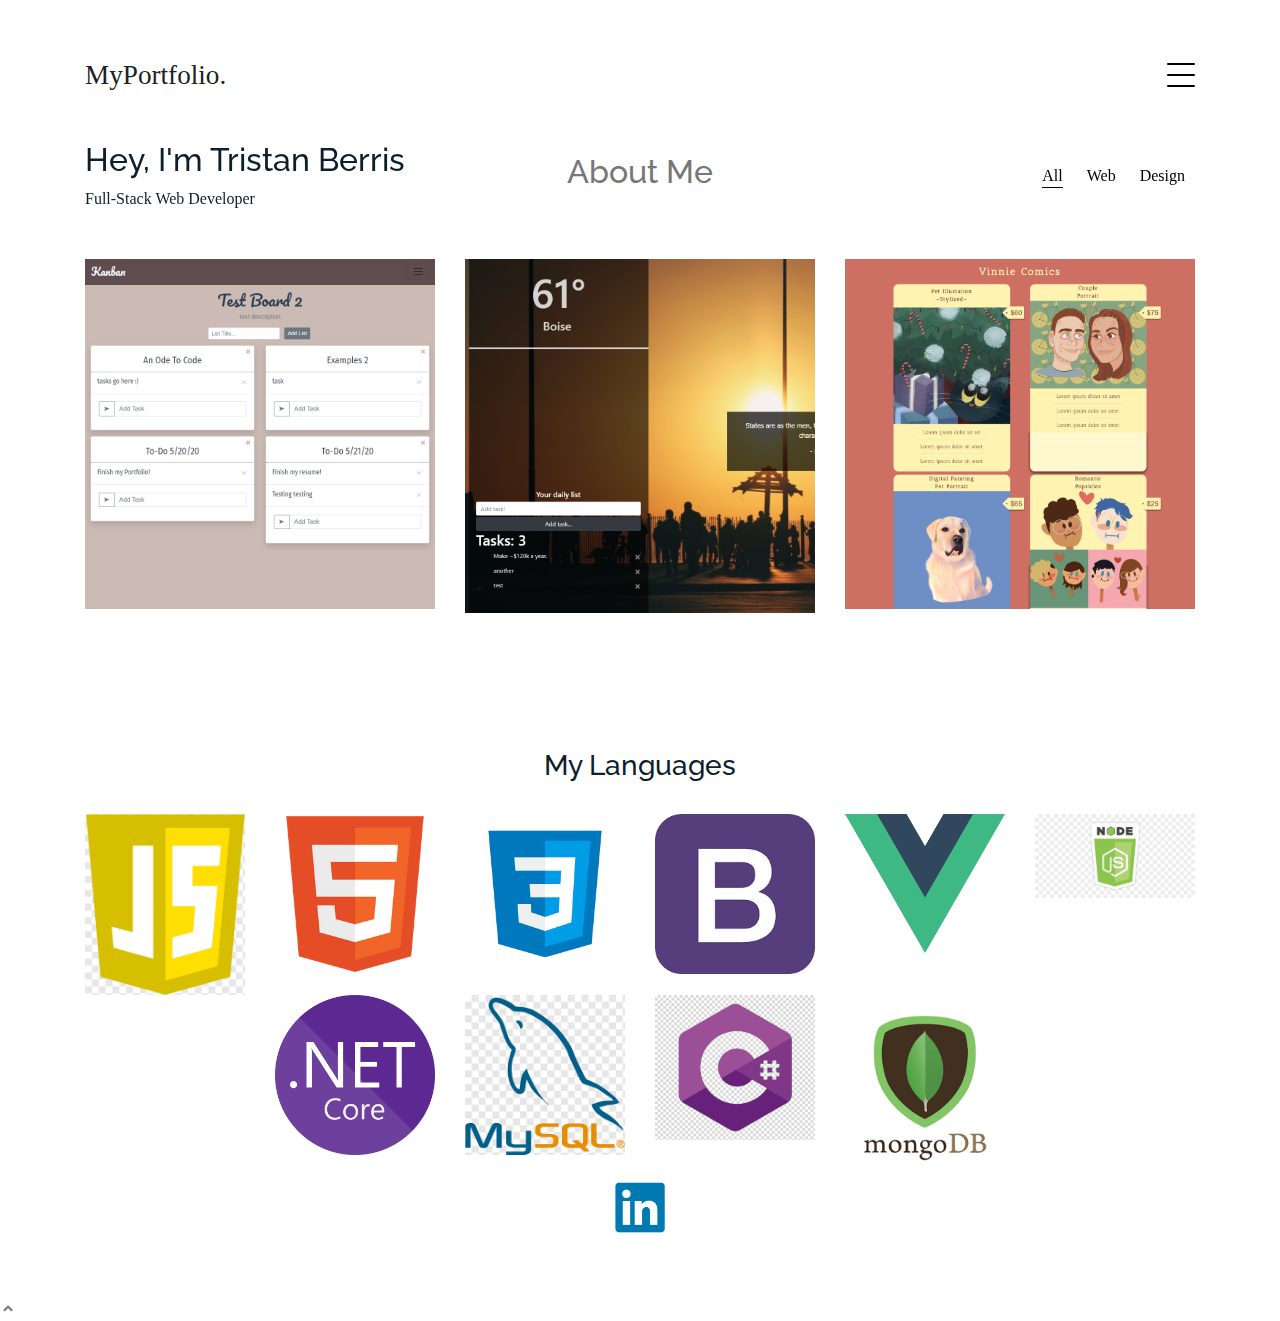
<file: index.html>
<!DOCTYPE html>
<html lang="en">

<head>
  <meta charset="utf-8">
  <meta content="width=device-width, initial-scale=1.0" name="viewport">

  <title>MyPortfolio Bootstrap Template - Index</title>
  <meta content="" name="descriptison">
  <meta content="" name="keywords">

  <!-- Favicons -->
  <link href="assets/img/favicon.png" rel="icon">
  <link href="assets/img/apple-touch-icon.png" rel="apple-touch-icon">

  <!-- Google Fonts -->
  <link href="https://fonts.googleapis.com/css?family=https://fonts.googleapis.com/css?family=Inconsolata:400,500,600,700|Raleway:400,400i,500,500i,600,600i,700,700i" rel="stylesheet">

  <!-- Vendor CSS Files -->
  <link href="assets/vendor/bootstrap/css/bootstrap.min.css" rel="stylesheet">
  <link href="assets/vendor/icofont/icofont.min.css" rel="stylesheet">
  <link href="assets/vendor/aos/aos.css" rel="stylesheet">
  <link href="assets/vendor/line-awesome/css/line-awesome.min.css" rel="stylesheet">
  <link href="assets/vendor/owl.carousel/assets/owl.carousel.min.css" rel="stylesheet">

  <!-- Template Main CSS File -->
  <link href="assets/css/style.css" rel="stylesheet">

  <!-- =======================================================
  * Template Name: MyPortfolio - v2.0.0
  * Template URL: https://bootstrapmade.com/myportfolio-bootstrap-portfolio-website-template/
  * Author: BootstrapMade.com
  * License: https://bootstrapmade.com/license/
  ======================================================== -->
</head>

<body>

  <!-- ======= Navbar ======= -->
  <div class="collapse navbar-collapse custom-navmenu" id="main-navbar">
    <div class="container py-2 py-md-5">
      <div class="row align-items-apart">
        <div class="col-md-2">
          <ul class="custom-menu">
            <li class="active"><a href="index.html">Home</a></li>
            <li><a href="about.html">About Me</a></li>
          </ul>
        </div>

        <div class="col-md-4 d-none d-md-block ">
          <h3>Hire Me</h3>
          <p>I'm always available for calls and emails. <br> 208-615-7255 <br> <a href="#">coding.berris.tristan@gmail.com</a></p>
        </div>
      </div>

    </div>
  </div>

  <nav class="navbar navbar-light custom-navbar">
    <div class="container">
      <a class="navbar-brand" href="index.html">MyPortfolio.


      </a>

      <a href="#" class="burger" data-toggle="collapse" data-target="#main-navbar">
        <span></span>
      </a>

    </div>
  </nav>

  <main id="main">

    <!-- ======= Works Section ======= -->
    <section class="section site-portfolio">
      <div class="container">
        <div class="row mb-5 align-items-center">
          <div class="col-md-12 col-lg-4 mb-4 mb-lg-0" data-aos="fade-up">
            <h2>Hey, I'm Tristan Berris</h2>
            <p class="mb-0">Full-Stack Web Developer</p>
          </div>
          <div class="col-lg-4 col-md-12 text-center">
            <a href="about.html"> <h2>
              About Me
            </h2></a>
          </div>
          <div class="col-md-12 col-lg-4 text-left text-lg-right" data-aos="fade-up" data-aos-delay="100">
            <div id="filters" class="filters">
              <a href="#" data-filter="*" class="active">All</a>
              <a href="#" data-filter=".web">Web</a>
              <a href="#" data-filter=".design">Design</a>
              
            </div>
          </div>
        </div>
        <div id="portfolio-grid" class="row no-gutter" data-aos="fade-up" data-aos-delay="200">
          <div class="item web col-sm-6 col-md-4 col-lg-4 mb-4">
            <a href="kanban.html" class="item-wrap fancybox">
              <div class="work-info">
                <h3>Kanban</h3>
                <span>Web/Design</span>
              </div>
              <img class="img-fluid" src="assets/img/kanban.png">
            </a>
          </div>
          <div class="item web design col-sm-6 col-md-4 col-lg-4 mb-4">
            <a href="inspire.html" class="item-wrap fancybox">
              <div class="work-info">
                <h3>Inspire</h3>
                <span>Web/Design</span>
              </div>
              <img class="img-fluid" src="assets/img/inspirecrp.PNG">
            </a>
          </div>
          <div class="item photography web design col-sm-6 col-md-4 col-lg-4 mb-4">
            <a href="vinport.html" class="item-wrap fancybox">
              <div class="work-info">
                <h3>Vinnie's Commissions Page</h3>
                <span>Web/Design</span>
              </div>
              <img class="img-fluid" src="assets/img/vinport.png">
            </a>
          </div>
          <!-- <div class="item web design col-sm-6 col-md-4 col-lg-4 mb-4">
            <a href="childrens-book.html" class="item-wrap fancybox">
              <div class="work-info">
                <h3>Children's Book Maker</h3>
                <span>Web/Design</span>
              </div>
              <img class="img-fluid" src="assets/img/childrens-book.png">
            </a>
          </div>
          <div class="item design branding col-sm-6 col-md-4 col-lg-4 mb-4">
            <a href="first-checkpoint.html" class="item-wrap fancybox">
              <div class="work-info">
                <h3>First Checkpoint</h3>
                <span>Learning Bootstrap</span>
              </div>
              <img class="img-fluid" src="assets/img/checkpoint.png">
            </a>
          </div>
          <div class="item design branding col-sm-6 col-md-4 col-lg-4 mb-4">
            <a href="music.html" class="item-wrap fancybox">
              <div class="work-info">
                <h3>Music is Fun</h3>
                <span>Web/Music</span>
              </div>
              <img class="img-fluid" src="assets/img/music-is-fun.png">
            </a>
          </div>
          -->
        </div>
      </div>
    </section><!-- End  Works Section -->

    <!-- ======= Clients Section ======= -->
    <section class="section-languages">
      <div class="container">
        <div class="row justify-content-center text-center mb-4">
          <div class="col-5">
            <h3 class="h3 heading">My Languages</h3>
          </div>
        </div>
        <div class="row justify-content-center">
          <div class="col-4 col-sm-4 col-md-2">
            <img src="assets/img/javascript.png" alt="Image" class="img-fluid">
          </div>
          <div class="col-4 col-sm-4 col-md-2">
            <img src="assets/img/html.png" alt="Image" class="img-fluid">
          </div>
          <div class="col-4 col-sm-4 col-md-2">
            <img src="assets/img/css.png" alt="Image" class="img-fluid">
          </div>
          <div class="col-4 col-sm-4 col-md-2">
            <img src="assets/img/bootstrap.png" alt="Image" class="img-fluid">
          </div>
          <div class="col-4 col-sm-4 col-md-2">
            <img src="assets/img/vue.png" alt="Image" class="img-fluid">
          </div>
          <div class="col-4 col-sm-4 col-md-2">
            <img src="assets/img/nodejs.png" alt="Image" class="img-fluid">
          </div>
          <div class="col-4 col-sm-4 col-md-2">
            <img src="assets/img/net.png" alt="Image" class="img-fluid">
          </div>
          <div class="col-4 col-sm-4 col-md-2">
            <img src="assets/img/mySQL.png" alt="Image" class="img-fluid">
          </div>
          <div class="col-4 col-sm-4 col-md-2">
            <img src="assets/img/csharp.png" alt="Image" class="img-fluid">
          </div>
          <div class="col-4 col-sm-4 col-md-2">
            <img src="assets/img/mongodb.png" alt="Image" class="img-fluid">
          </div>

        </div>
      </div>
    </section><!-- End Clients Section -->

   


  </main><!-- End #main -->

  <!-- ======= Footer ======= -->
  <footer class="footer" role="contentinfo">
    <div class="container">
      <div class="row  justify-content-center text-center">
        
        <div class="">
          <a href="http://linkedin.com/in/TristanBerris" target="_blank"><img src="assets/img/linkedin.png" alt="" class="img-fluid" style="width: 15%;"></span></a>
          
        </div>
      </div>
    </div>
  </footer>

  <a href="#" class="back-to-top"><i class="icofont-simple-up"></i></a>

  <!-- Vendor JS Files -->
  <script src="assets/vendor/jquery/jquery.min.js"></script>
  <script src="assets/vendor/bootstrap/js/bootstrap.bundle.min.js"></script>
  <script src="assets/vendor/jquery.easing/jquery.easing.min.js"></script>
  <script src="assets/vendor/php-email-form/validate.js"></script>
  <script src="assets/vendor/aos/aos.js"></script>
  <script src="assets/vendor/isotope-layout/isotope.pkgd.min.js"></script>
  <script src="assets/vendor/owl.carousel/owl.carousel.min.js"></script>

  <!-- Template Main JS File -->
  <script src="assets/js/main.js"></script>

</body>

</html>
</file>
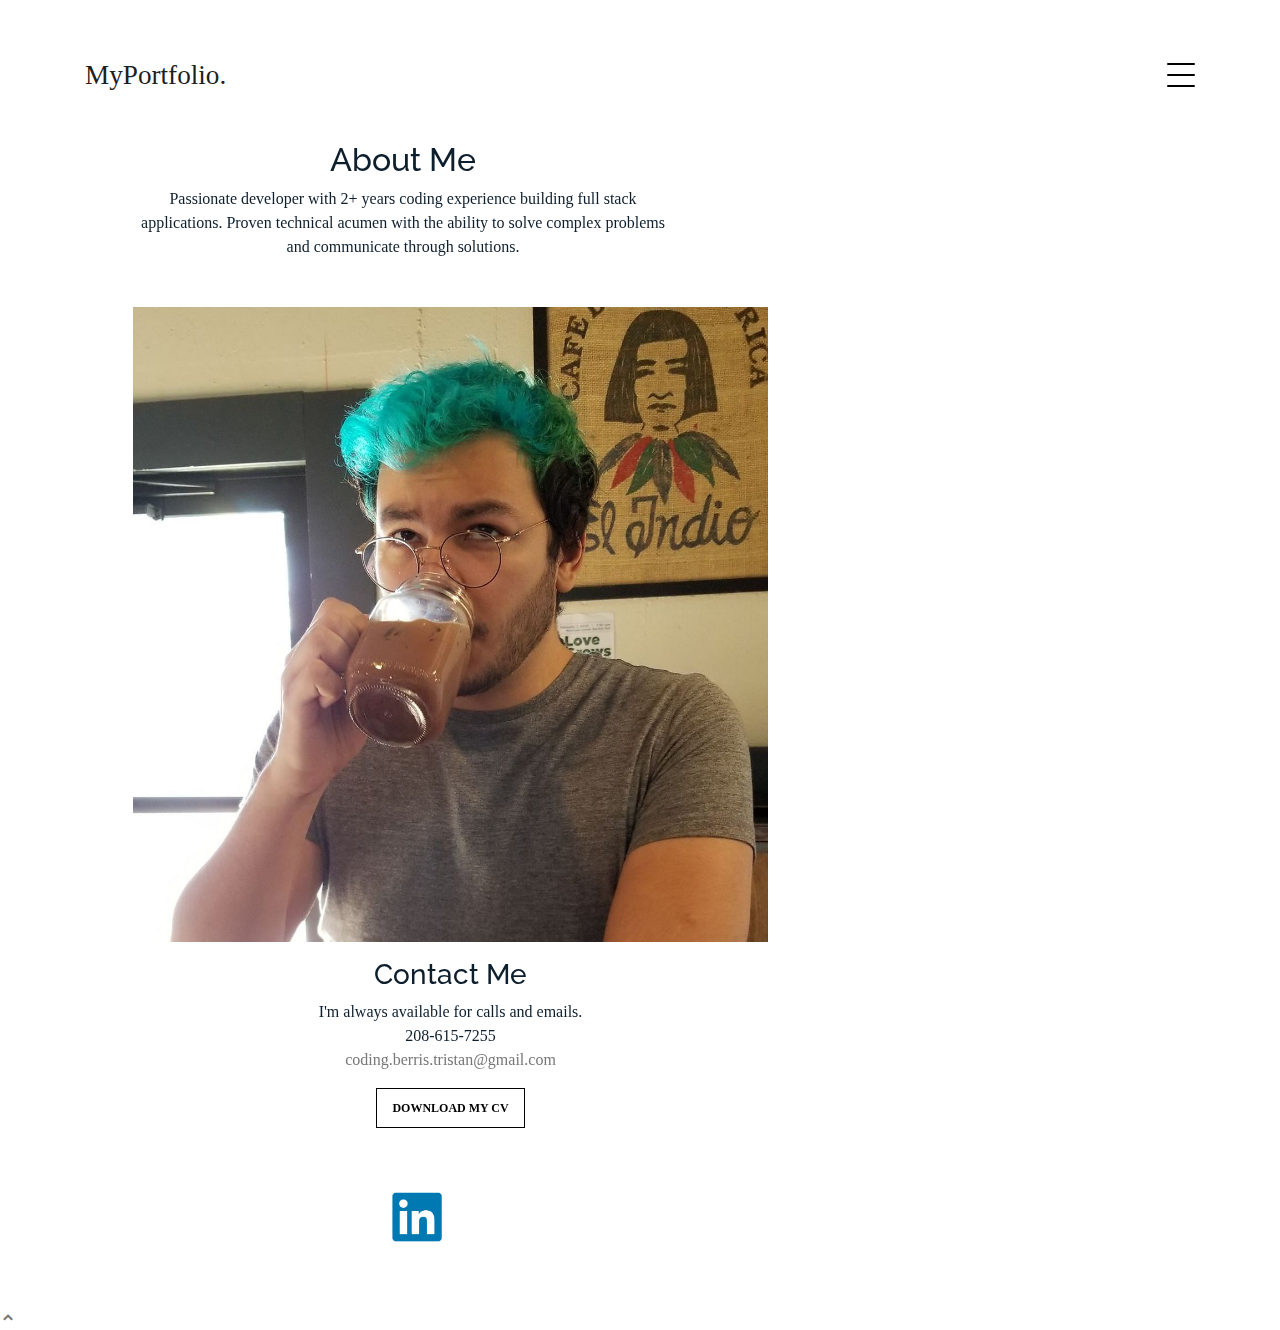
<file: about.html>
<!DOCTYPE html>
<html lang="en">

<head>
  <meta charset="utf-8">
  <meta content="width=device-width, initial-scale=1.0" name="viewport">

  <title>MyPortfolio Bootstrap Template - About</title>
  <meta content="" name="descriptison">
  <meta content="" name="keywords">

  <!-- Favicons -->
  <link href="assets/img/favicon.png" rel="icon">
  <link href="assets/img/apple-touch-icon.png" rel="apple-touch-icon">

  <!-- Google Fonts -->
  <link href="https://fonts.googleapis.com/css?family=https://fonts.googleapis.com/css?family=Inconsolata:400,500,600,700|Raleway:400,400i,500,500i,600,600i,700,700i" rel="stylesheet">

  <!-- Vendor CSS Files -->
  <link href="assets/vendor/bootstrap/css/bootstrap.min.css" rel="stylesheet">
  <link href="assets/vendor/icofont/icofont.min.css" rel="stylesheet">
  <link href="assets/vendor/aos/aos.css" rel="stylesheet">
  <link href="assets/vendor/line-awesome/css/line-awesome.min.css" rel="stylesheet">
  <link href="assets/vendor/owl.carousel/assets/owl.carousel.min.css" rel="stylesheet">

  <!-- Template Main CSS File -->
  <link href="assets/css/style.css" rel="stylesheet">

  <!-- =======================================================
  * Template Name: MyPortfolio - v2.0.0
  * Template URL: https://bootstrapmade.com/myportfolio-bootstrap-portfolio-website-template/
  * Author: BootstrapMade.com
  * License: https://bootstrapmade.com/license/
  ======================================================== -->
</head>

<body>

  <!-- ======= Navbar ======= -->
  <div class="collapse navbar-collapse custom-navmenu" id="main-navbar">
    <div class="container py-2 py-md-5">
      <div class="row align-items-start">
        <div class="col-md-2">
          <ul class="custom-menu">
            <li><a href="index.html">Home</a></li>
            <li class="active"><a href="about.html">About Me</a></li>

          </ul>
        </div>
       
        <div class="col-md-4 d-none d-md-block">
          <h3>Hire Me</h3>
          <p>I'm always available for calls and emails. <br> 208-615-7255 <br> <a href="#">coding.berris.tristan@gmail.com</a></p>
        </div>
      </div>

    </div>
  </div>

  <nav class="navbar navbar-light custom-navbar">
    <div class="container">
      <a class="navbar-brand" href="index.html">MyPortfolio.</a>

      <a href="#" class="burger" data-toggle="collapse" data-target="#main-navbar">
        <span></span>
      </a>

    </div>
  </nav>

  <main id="main" class="justify-content-center ml-5 pl-5">

    <section class="section pb-5 text-center">
      <div class="container">
        <div class="row mb-5 align-items-end">
          <div class="col-md-6" data-aos="fade-up">

            <h2>About Me</h2>
            <p class="mb-0 ">Passionate developer with 2+ years coding experience building full stack applications. Proven technical acumen 
              with the ability to solve complex problems and communicate through solutions.</p>
          </div>

        </div>

        <div class="row">
          

          <div class="col-md-7 mb-5 mb-md-0" data-aos="fade-up">
            <p><img src="assets/img/me.jpg" alt="Image" class="img-fluid"></p>
            <h3>Contact Me</h3>
          <p>I'm always available for calls and emails. <br> 208-615-7255 <br> <a href="#">coding.berris.tristan@gmail.com</a></p>
        
            <p><a href="https://drive.google.com/uc?export=download&id=1eh2UeZ1Jupo6QQ12tBM4yzwQJftTQVYn" class="readmore">Download my CV</a></p>
          </div>

        </div>

      </div>

    </section>

  </main><!-- End #main -->

  <!-- ======= Footer ======= -->
  <footer class="footer" role="contentinfo">
    <div class="container">
      <div class="row  justify-content-center text-left ml-5">
        
        <div class="">
          <a href="http://linkedin.com/in/TristanBerris" target="_blank"><img src="assets/img/linkedin.png" alt="" class="img-fluid" style="width: 15%;"></span></a>
          
        </div>
      </div>
    </div>
  </footer>
  <a href="#" class="back-to-top"><i class="icofont-simple-up"></i></a>

  <!-- Vendor JS Files -->
  <script src="assets/vendor/jquery/jquery.min.js"></script>
  <script src="assets/vendor/bootstrap/js/bootstrap.bundle.min.js"></script>
  <script src="assets/vendor/jquery.easing/jquery.easing.min.js"></script>
  <script src="assets/vendor/php-email-form/validate.js"></script>
  <script src="assets/vendor/aos/aos.js"></script>
  <script src="assets/vendor/isotope-layout/isotope.pkgd.min.js"></script>
  <script src="assets/vendor/owl.carousel/owl.carousel.min.js"></script>

  <!-- Template Main JS File -->
  <script src="assets/js/main.js"></script>

</body>

</html>
</file>
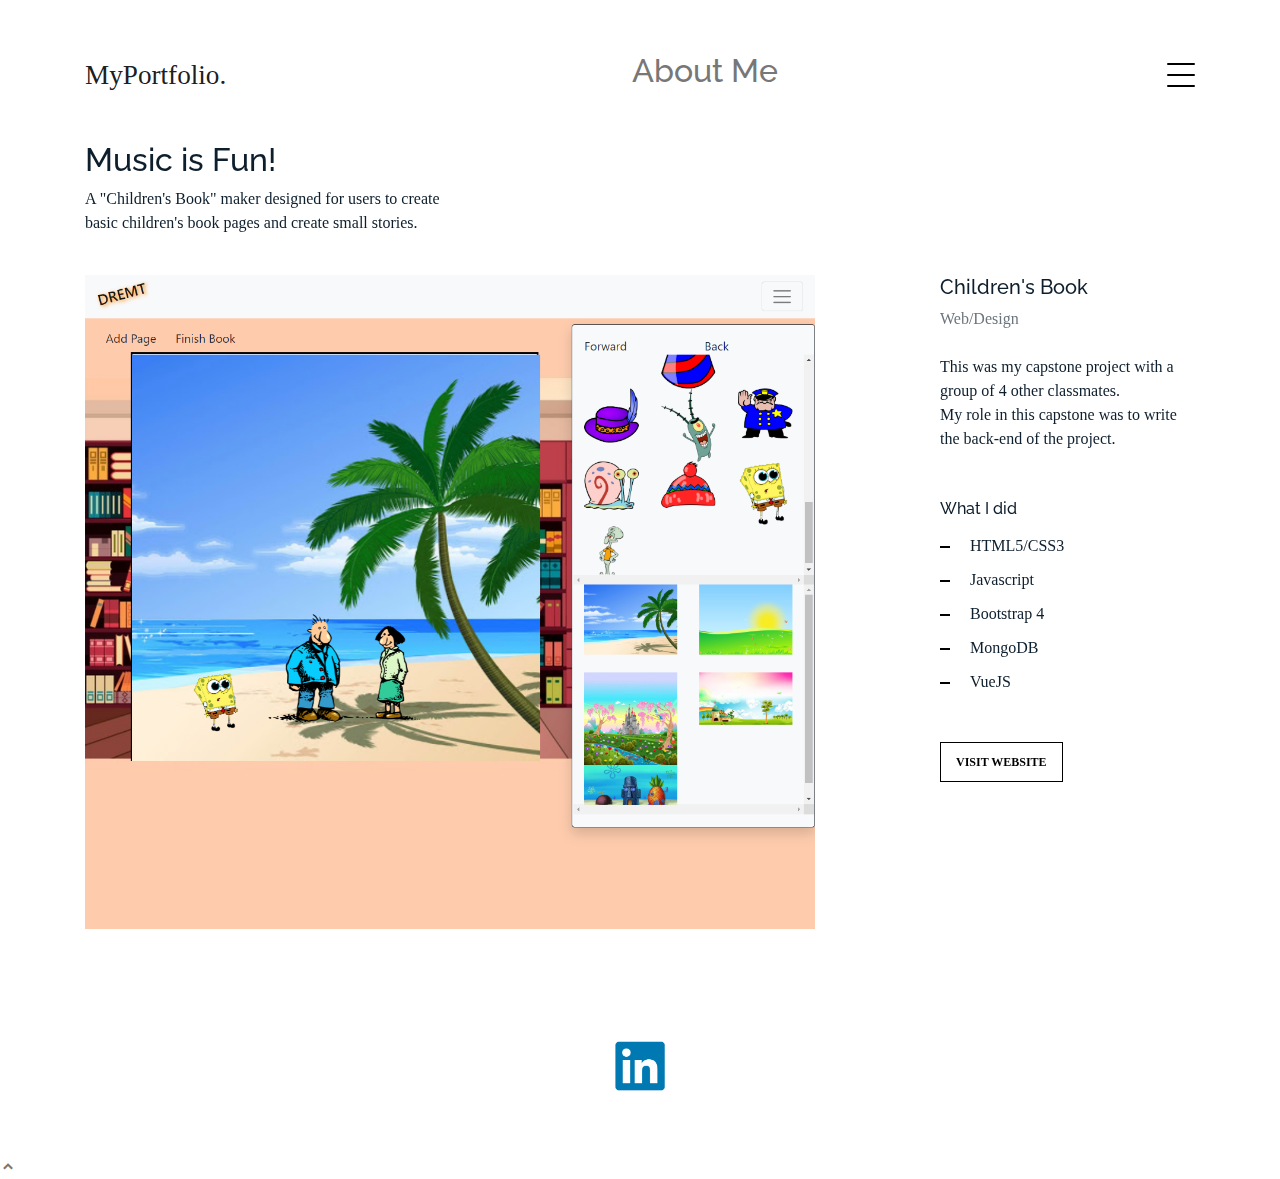
<file: childrens-book.html>
<!DOCTYPE html>
<html lang="en">

<head>
  <meta charset="utf-8">
  <meta content="width=device-width, initial-scale=1.0" name="viewport">

  <title>MyPortfolio Bootstrap Template - Work Single</title>
  <meta content="" name="descriptison">
  <meta content="" name="keywords">

  <!-- Favicons -->
  <link href="assets/img/favicon.png" rel="icon">
  <link href="assets/img/apple-touch-icon.png" rel="apple-touch-icon">

  <!-- Google Fonts -->
  <link href="https://fonts.googleapis.com/css?family=https://fonts.googleapis.com/css?family=Inconsolata:400,500,600,700|Raleway:400,400i,500,500i,600,600i,700,700i" rel="stylesheet">

  <!-- Vendor CSS Files -->
  <link href="assets/vendor/bootstrap/css/bootstrap.min.css" rel="stylesheet">
  <link href="assets/vendor/icofont/icofont.min.css" rel="stylesheet">
  <link href="assets/vendor/aos/aos.css" rel="stylesheet">
  <link href="assets/vendor/line-awesome/css/line-awesome.min.css" rel="stylesheet">
  <link href="assets/vendor/owl.carousel/assets/owl.carousel.min.css" rel="stylesheet">

  <!-- Template Main CSS File -->
  <link href="assets/css/style.css" rel="stylesheet">

  <!-- =======================================================
  * Template Name: MyPortfolio - v2.0.0
  * Template URL: https://bootstrapmade.com/myportfolio-bootstrap-portfolio-website-template/
  * Author: BootstrapMade.com
  * License: https://bootstrapmade.com/license/
  ======================================================== -->
</head>

<body>

  <!-- ======= Navbar ======= -->
  <div class="collapse navbar-collapse custom-navmenu" id="main-navbar">
    <div class="container py-2 py-md-5">
      <div class="row align-items-start">
        <div class="col-md-2">
          <ul class="custom-menu">
            <li><a href="index.html">Home</a></li>
            <li><a href="about.html">About Me</a></li>
          </ul>
        </div>
       
        <div class="col-md-4 d-none d-md-block">
          <h3>Hire Me</h3>
          <p>I'm always available for calls and emails. <br> 208-615-7255 <br> <a href="#">coding.berris.tristan@gmail.com</a></p>
        </div>
      </div>

    </div>
  </div>

  <nav class="navbar navbar-light custom-navbar">
    <div class="container">
      <a class="navbar-brand" href="index.html">MyPortfolio.</a>
      <a href="about.html"> <h2>
        About Me
      </h2></a>

      <a href="#" class="burger" data-toggle="collapse" data-target="#main-navbar">
        <span></span>
      </a>

    </div>
  </nav>

  <main id="main">

    <section class="section">
      <div class="container">
        <div class="row mb-4 align-items-center">
          <div class="col-md-6" data-aos="fade-up">
            <h2>Music is Fun!</h2>
            <p>A "Children's Book" maker designed for users to create <br> basic children's book pages and create small stories.</p>
          </div>
        </div>
      </div>

      <div class="site-section pb-0">
        <div class="container">
          <div class="row align-items-stretch">
            <div class="col-md-8" data-aos="fade-up">
              <img src="assets/img/childrens-book.png" alt="Image" class="img-fluid">
            </div>
            <div class="col-md-3 ml-auto" data-aos="fade-up" data-aos-delay="100">
              <div class="sticky-content">
                <h3 class="h3">Children's Book</h3>
                <p class="mb-4"><span class="text-muted">Web/Design</span></p>

                <div class="mb-5">
                  <p>This was my capstone project with a group of 4 other classmates. <br>My role in this capstone was to write the back-end of the project.</p>

                </div>

                <h4 class="h4 mb-3">What I did</h4>
                <ul class="list-unstyled list-line mb-5">
                  <li>HTML5/CSS3</li>
                  <li>Javascript</li>
                  <li>Bootstrap 4</li>
                  <li>MongoDB</li>
                  <li>VueJS</li>
                </ul>

                <p><a href="https://childrensbook.herokuapp.com/" class="readmore" target="_blank">Visit Website</a></p>
              </div>
            </div>
          </div>
        </div>
    </section>

   

  </main><!-- End #main -->

  <!-- ======= Footer ======= -->
  <footer class="footer" role="contentinfo">
    <div class="container">
      <div class="row  justify-content-center text-center">
        
        <div class="">
          <a href="http://linkedin.com/in/TristanBerris" target="_blank"><img src="assets/img/linkedin.png" alt="" class="img-fluid" style="width: 15%;"></span></a>
          
        </div>
      </div>
    </div>
  </footer>

  <a href="#" class="back-to-top"><i class="icofont-simple-up"></i></a>

  <!-- Vendor JS Files -->
  <script src="assets/vendor/jquery/jquery.min.js"></script>
  <script src="assets/vendor/bootstrap/js/bootstrap.bundle.min.js"></script>
  <script src="assets/vendor/jquery.easing/jquery.easing.min.js"></script>
  <script src="assets/vendor/php-email-form/validate.js"></script>
  <script src="assets/vendor/aos/aos.js"></script>
  <script src="assets/vendor/isotope-layout/isotope.pkgd.min.js"></script>
  <script src="assets/vendor/owl.carousel/owl.carousel.min.js"></script>

  <!-- Template Main JS File -->
  <script src="assets/js/main.js"></script>

</body>

</html>
</file>
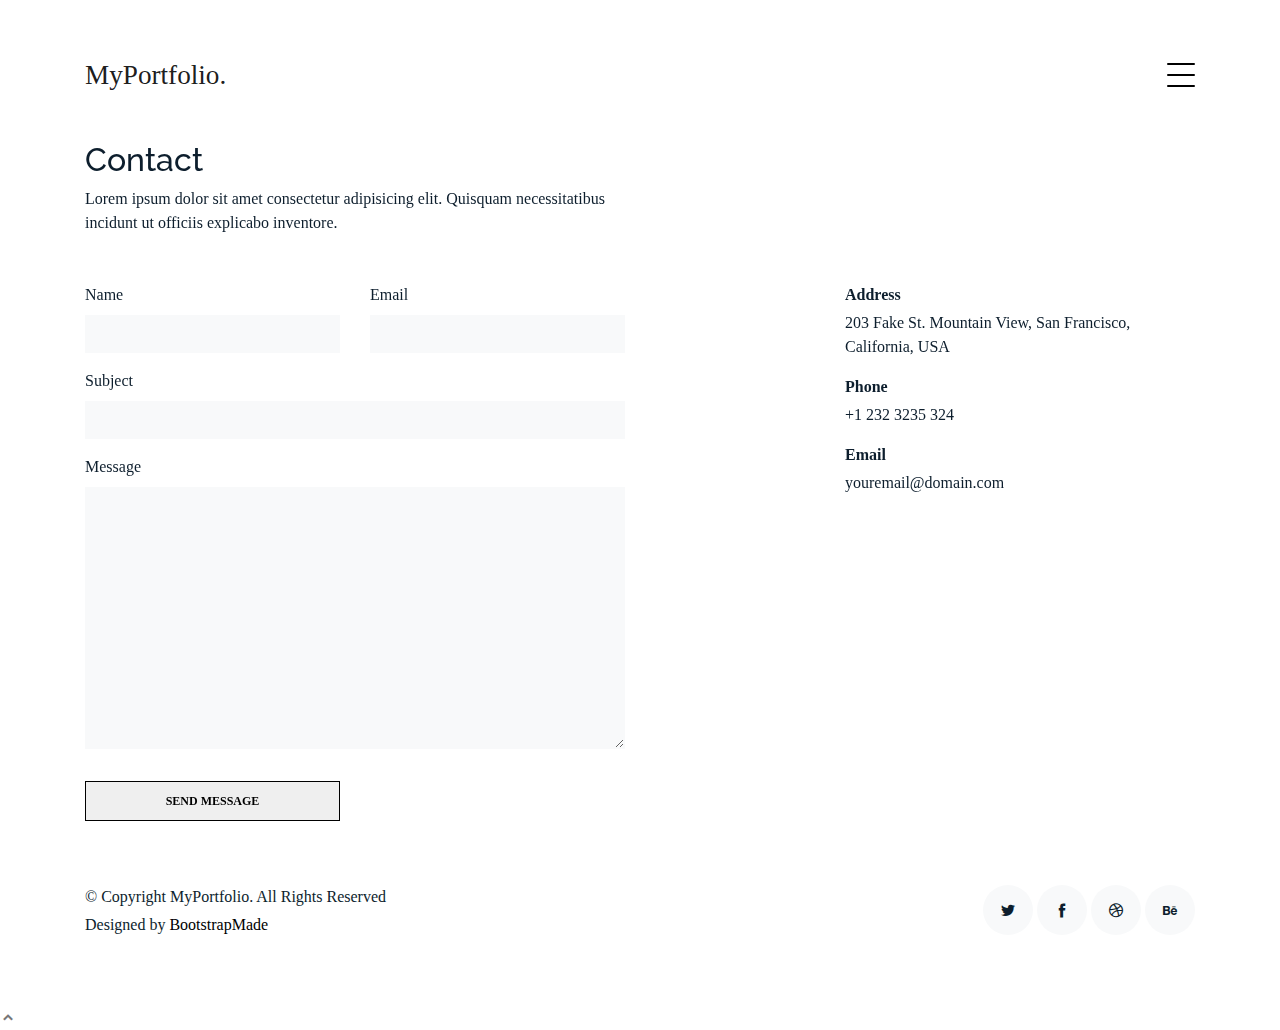
<file: contact.html>
<!DOCTYPE html>
<html lang="en">

<head>
  <meta charset="utf-8">
  <meta content="width=device-width, initial-scale=1.0" name="viewport">

  <title>MyPortfolio Bootstrap Template - Contact</title>
  <meta content="" name="descriptison">
  <meta content="" name="keywords">

  <!-- Favicons -->
  <link href="assets/img/favicon.png" rel="icon">
  <link href="assets/img/apple-touch-icon.png" rel="apple-touch-icon">

  <!-- Google Fonts -->
  <link href="https://fonts.googleapis.com/css?family=https://fonts.googleapis.com/css?family=Inconsolata:400,500,600,700|Raleway:400,400i,500,500i,600,600i,700,700i" rel="stylesheet">

  <!-- Vendor CSS Files -->
  <link href="assets/vendor/bootstrap/css/bootstrap.min.css" rel="stylesheet">
  <link href="assets/vendor/icofont/icofont.min.css" rel="stylesheet">
  <link href="assets/vendor/aos/aos.css" rel="stylesheet">
  <link href="assets/vendor/line-awesome/css/line-awesome.min.css" rel="stylesheet">
  <link href="assets/vendor/owl.carousel/assets/owl.carousel.min.css" rel="stylesheet">

  <!-- Template Main CSS File -->
  <link href="assets/css/style.css" rel="stylesheet">

  <!-- =======================================================
  * Template Name: MyPortfolio - v2.0.0
  * Template URL: https://bootstrapmade.com/myportfolio-bootstrap-portfolio-website-template/
  * Author: BootstrapMade.com
  * License: https://bootstrapmade.com/license/
  ======================================================== -->
</head>

<body>

  <!-- ======= Navbar ======= -->
  <div class="collapse navbar-collapse custom-navmenu" id="main-navbar">
    <div class="container py-2 py-md-5">
      <div class="row align-items-start">
        <div class="col-md-2">
          <ul class="custom-menu">
            <li><a href="index.html">Home</a></li>
            <li><a href="about.html">About Me</a></li>
            <li><a href="services.html">Services</a></li>
            <li><a href="works.html">Works</a></li>
            <li class="active"><a href="contact.html">Contact</a></li>
          </ul>
        </div>
        <div class="col-md-6 d-none d-md-block  mr-auto">
          <div class="tweet d-flex">
            <span class="icofont-twitter text-white mt-2 mr-3"></span>
            <div>
              <p><em>Lorem ipsum dolor sit amet consectetur adipisicing elit. Quisquam necessitatibus incidunt ut officiis explicabo inventore. <br> <a href="#">t.co/v82jsk</a></em></p>
            </div>
          </div>
        </div>
        <div class="col-md-4 d-none d-md-block">
          <h3>Hire Me</h3>
          <p>Lorem ipsum dolor sit amet consectetur adipisicing elit. Quisquam necessitatibus incidunt ut officiisexplicabo inventore. <br> <a href="#">myemail@gmail.com</a></p>
        </div>
      </div>

    </div>
  </div>

  <nav class="navbar navbar-light custom-navbar">
    <div class="container">
      <a class="navbar-brand" href="index.html">MyPortfolio.</a>

      <a href="#" class="burger" data-toggle="collapse" data-target="#main-navbar">
        <span></span>
      </a>

    </div>
  </nav>

  <main id="main">

    <section class="section pb-5">
      <div class="container">

        <div class="row mb-5 align-items-end">
          <div class="col-md-6" data-aos="fade-up">
            <h2>Contact</h2>
            <p class="mb-0">Lorem ipsum dolor sit amet consectetur adipisicing elit. Quisquam necessitatibus incidunt ut
              officiis explicabo inventore.
            </p>
          </div>

        </div>

        <div class="row">
          <div class="col-md-6 mb-5 mb-md-0" data-aos="fade-up">

            <form action="forms/contact.php" method="post" role="form" class="php-email-form">

              <div class="row">
                <div class="col-md-6 form-group">
                  <label for="name">Name</label>
                  <input type="text" name="name" class="form-control" id="name" data-rule="minlen:4" data-msg="Please enter at least 4 chars" />
                  <div class="validate"></div>
                </div>
                <div class="col-md-6 form-group">
                  <label for="name">Email</label>
                  <input type="email" class="form-control" name="email" id="email" data-rule="email" data-msg="Please enter a valid email" />
                  <div class="validate"></div>
                </div>
                <div class="col-md-12 form-group">
                  <label for="name">Subject</label>
                  <input type="text" class="form-control" name="subject" id="subject" data-rule="minlen:4" data-msg="Please enter at least 8 chars of subject" />
                  <div class="validate"></div>
                </div>
                <div class="col-md-12 form-group">
                  <label for="name">Message</label>
                  <textarea class="form-control" name="message" cols="30" rows="10" data-rule="required" data-msg="Please write something for us"></textarea>
                  <div class="validate"></div>
                </div>

                <div class="col-md-12 mb-3">
                  <div class="loading">Loading</div>
                  <div class="error-message"></div>
                  <div class="sent-message">Your message has been sent. Thank you!</div>
                </div>

                <div class="col-md-6 form-group">
                  <input type="submit" class="readmore d-block w-100" value="Send Message">
                </div>
              </div>

            </form>

          </div>

          <div class="col-md-4 ml-auto order-2" data-aos="fade-up">
            <ul class="list-unstyled">
              <li class="mb-3">
                <strong class="d-block mb-1">Address</strong>
                <span>203 Fake St. Mountain View, San Francisco, California, USA</span>
              </li>
              <li class="mb-3">
                <strong class="d-block mb-1">Phone</strong>
                <span>+1 232 3235 324</span>
              </li>
              <li class="mb-3">
                <strong class="d-block mb-1">Email</strong>
                <span>youremail@domain.com</span>
              </li>
            </ul>
          </div>

        </div>

      </div>

    </section>

  </main><!-- End #main -->

  <!-- ======= Footer ======= -->
  <footer class="footer" role="contentinfo">
    <div class="container">
      <div class="row">
        <div class="col-sm-6">
          <p class="mb-1">&copy; Copyright MyPortfolio. All Rights Reserved</p>
          <div class="credits">
            <!--
            All the links in the footer should remain intact.
            You can delete the links only if you purchased the pro version.
            Licensing information: https://bootstrapmade.com/license/
            Purchase the pro version with working PHP/AJAX contact form: https://bootstrapmade.com/buy/?theme=MyPortfolio
          -->
            Designed by <a href="https://bootstrapmade.com/">BootstrapMade</a>
          </div>
        </div>
        <div class="col-sm-6 social text-md-right">
          <a href="#"><span class="icofont-twitter"></span></a>
          <a href="#"><span class="icofont-facebook"></span></a>
          <a href="#"><span class="icofont-dribbble"></span></a>
          <a href="#"><span class="icofont-behance"></span></a>
        </div>
      </div>
    </div>
  </footer>

  <a href="#" class="back-to-top"><i class="icofont-simple-up"></i></a>

  <!-- Vendor JS Files -->
  <script src="assets/vendor/jquery/jquery.min.js"></script>
  <script src="assets/vendor/bootstrap/js/bootstrap.bundle.min.js"></script>
  <script src="assets/vendor/jquery.easing/jquery.easing.min.js"></script>
  <script src="assets/vendor/php-email-form/validate.js"></script>
  <script src="assets/vendor/aos/aos.js"></script>
  <script src="assets/vendor/isotope-layout/isotope.pkgd.min.js"></script>
  <script src="assets/vendor/owl.carousel/owl.carousel.min.js"></script>

  <!-- Template Main JS File -->
  <script src="assets/js/main.js"></script>

</body>

</html>
</file>
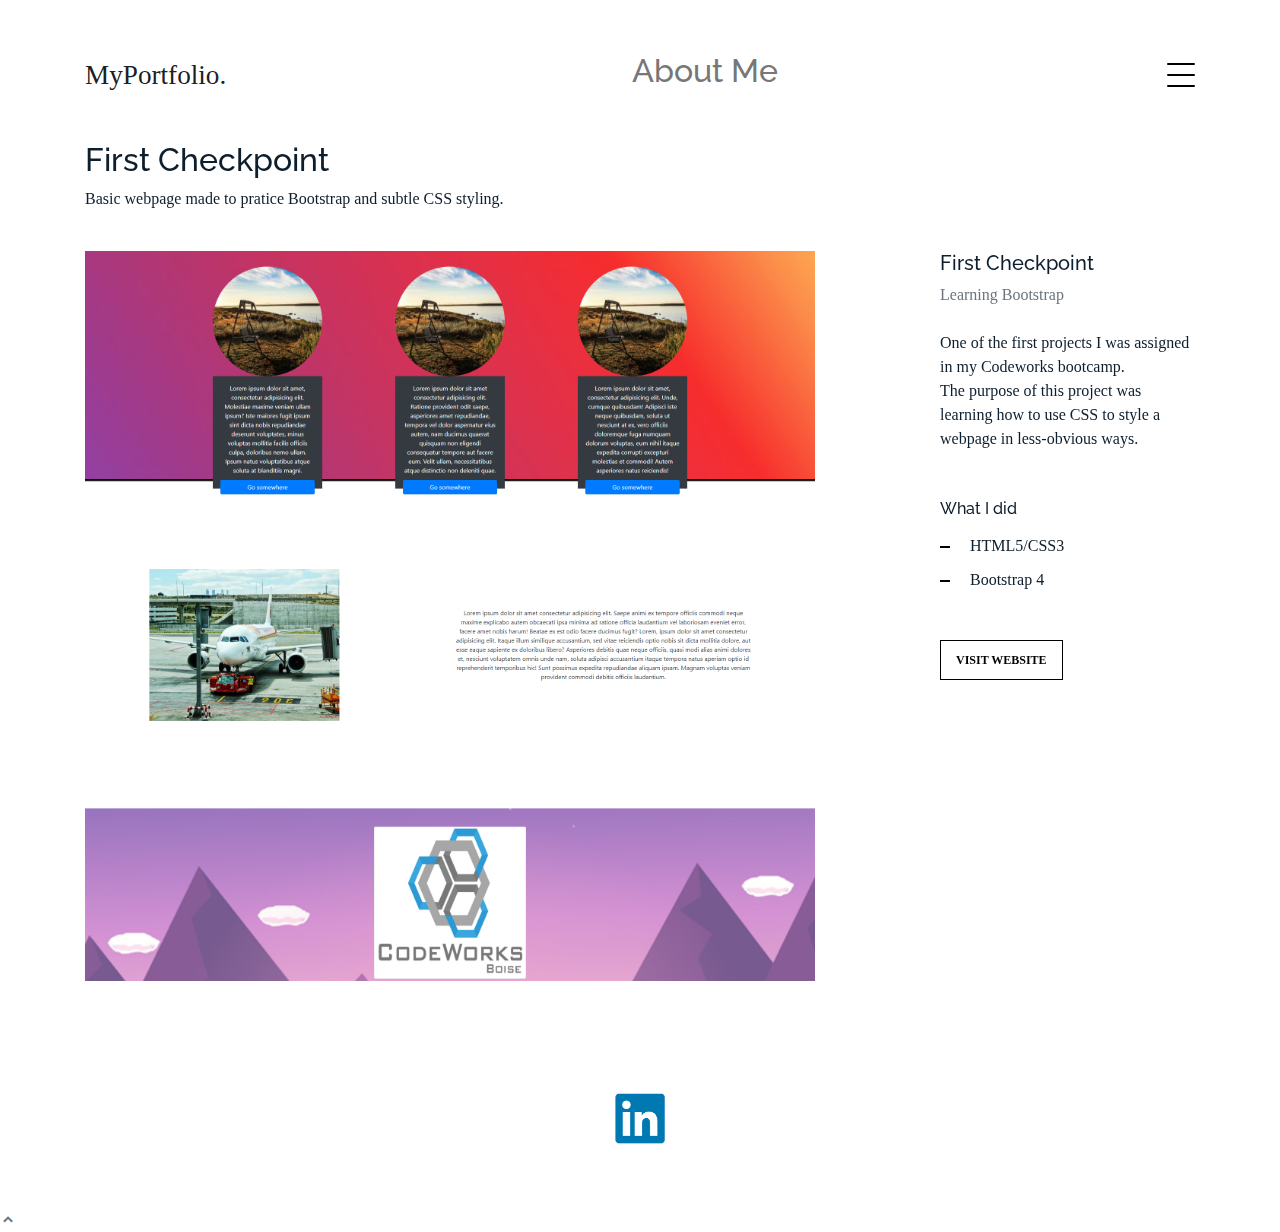
<file: first-checkpoint.html>
<!DOCTYPE html>
<html lang="en">

<head>
  <meta charset="utf-8">
  <meta content="width=device-width, initial-scale=1.0" name="viewport">

  <title>MyPortfolio Bootstrap Template - Work Single</title>
  <meta content="" name="descriptison">
  <meta content="" name="keywords">

  <!-- Favicons -->
  <link href="assets/img/favicon.png" rel="icon">
  <link href="assets/img/apple-touch-icon.png" rel="apple-touch-icon">

  <!-- Google Fonts -->
  <link href="https://fonts.googleapis.com/css?family=https://fonts.googleapis.com/css?family=Inconsolata:400,500,600,700|Raleway:400,400i,500,500i,600,600i,700,700i" rel="stylesheet">

  <!-- Vendor CSS Files -->
  <link href="assets/vendor/bootstrap/css/bootstrap.min.css" rel="stylesheet">
  <link href="assets/vendor/icofont/icofont.min.css" rel="stylesheet">
  <link href="assets/vendor/aos/aos.css" rel="stylesheet">
  <link href="assets/vendor/line-awesome/css/line-awesome.min.css" rel="stylesheet">
  <link href="assets/vendor/owl.carousel/assets/owl.carousel.min.css" rel="stylesheet">

  <!-- Template Main CSS File -->
  <link href="assets/css/style.css" rel="stylesheet">

  <!-- =======================================================
  * Template Name: MyPortfolio - v2.0.0
  * Template URL: https://bootstrapmade.com/myportfolio-bootstrap-portfolio-website-template/
  * Author: BootstrapMade.com
  * License: https://bootstrapmade.com/license/
  ======================================================== -->
</head>

<body>

  <!-- ======= Navbar ======= -->
  <div class="collapse navbar-collapse custom-navmenu" id="main-navbar">
    <div class="container py-2 py-md-5">
      <div class="row align-items-start">
        <div class="col-md-2">
          <ul class="custom-menu">
            <li><a href="index.html">Home</a></li>
            <li><a href="about.html">About Me</a></li>
          </ul>
        </div>
       
        <div class="col-md-4 d-none d-md-block">
          <h3>Hire Me</h3>
          <p>I'm always available for calls and emails. <br> 208-615-7255 <br> <a href="#">coding.berris.tristan@gmail.com</a></p>
        </div>
      </div>

    </div>
  </div>

  <nav class="navbar navbar-light custom-navbar">
    <div class="container">
      <a class="navbar-brand" href="index.html">MyPortfolio.</a>
      <a href="about.html"> <h2>
        About Me
      </h2></a>

      <a href="#" class="burger" data-toggle="collapse" data-target="#main-navbar">
        <span></span>
      </a>

    </div>
  </nav>

  <main id="main">

    <section class="section">
      <div class="container">
        <div class="row mb-4 align-items-center">
          <div class="col-md-6" data-aos="fade-up">
            <h2>First Checkpoint</h2>
            <p>Basic webpage made to pratice Bootstrap and subtle CSS styling.</p>
          </div>
        </div>
      </div>

      <div class="site-section pb-0">
        <div class="container">
          <div class="row align-items-stretch">
            <div class="col-md-8" data-aos="fade-up">
              <img src="assets/img/checkpoint.png" alt="Image" class="img-fluid">
            </div>
            <div class="col-md-3 ml-auto" data-aos="fade-up" data-aos-delay="100">
              <div class="sticky-content">
                <h3 class="h3">First Checkpoint</h3>
                <p class="mb-4"><span class="text-muted">Learning Bootstrap</span></p>

                <div class="mb-5">
                  <p>One of the first projects I was assigned in my Codeworks bootcamp.<br>The purpose of this project was learning how to use CSS to style a webpage in less-obvious ways.</p>

                </div>

                <h4 class="h4 mb-3">What I did</h4>
                <ul class="list-unstyled list-line mb-5">
                  <li>HTML5/CSS3</li>
                  <li>Bootstrap 4</li>
                </ul>

                <p><a href="https://tristanberris.github.io/checkpoint-1-1/ " target="_blank" class="readmore" target="_blank">Visit Website</a></p>
              </div>
            </div>
          </div>
        </div>
    </section>

   

  </main><!-- End #main -->

  <!-- ======= Footer ======= -->
  <footer class="footer" role="contentinfo">
    <div class="container">
      <div class="row  justify-content-center text-center">
        
        <div class="">
          <a href="http://linkedin.com/in/TristanBerris" target="_blank"><img src="assets/img/linkedin.png" alt="" class="img-fluid" style="width: 15%;"></span></a>
          
        </div>
      </div>
    </div>
  </footer>

  <a href="#" class="back-to-top"><i class="icofont-simple-up"></i></a>

  <!-- Vendor JS Files -->
  <script src="assets/vendor/jquery/jquery.min.js"></script>
  <script src="assets/vendor/bootstrap/js/bootstrap.bundle.min.js"></script>
  <script src="assets/vendor/jquery.easing/jquery.easing.min.js"></script>
  <script src="assets/vendor/php-email-form/validate.js"></script>
  <script src="assets/vendor/aos/aos.js"></script>
  <script src="assets/vendor/isotope-layout/isotope.pkgd.min.js"></script>
  <script src="assets/vendor/owl.carousel/owl.carousel.min.js"></script>

  <!-- Template Main JS File -->
  <script src="assets/js/main.js"></script>

</body>

</html>
</file>
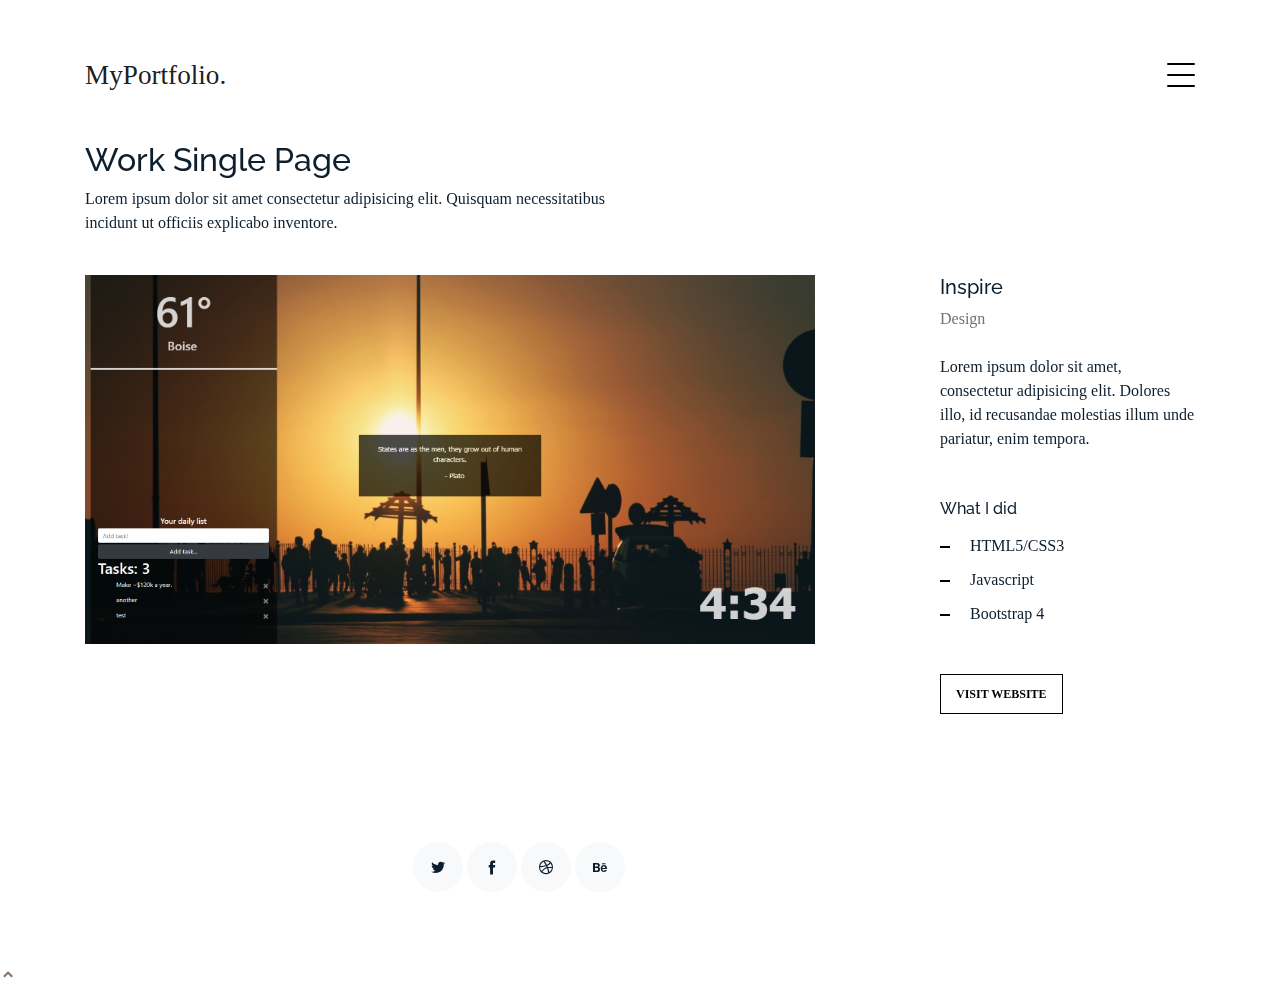
<file: inspire.html>
<!DOCTYPE html>
<html lang="en">

<head>
  <meta charset="utf-8">
  <meta content="width=device-width, initial-scale=1.0" name="viewport">

  <title>MyPortfolio Bootstrap Template - Work Single</title>
  <meta content="" name="descriptison">
  <meta content="" name="keywords">

  <!-- Favicons -->
  <link href="assets/img/favicon.png" rel="icon">
  <link href="assets/img/apple-touch-icon.png" rel="apple-touch-icon">

  <!-- Google Fonts -->
  <link href="https://fonts.googleapis.com/css?family=https://fonts.googleapis.com/css?family=Inconsolata:400,500,600,700|Raleway:400,400i,500,500i,600,600i,700,700i" rel="stylesheet">

  <!-- Vendor CSS Files -->
  <link href="assets/vendor/bootstrap/css/bootstrap.min.css" rel="stylesheet">
  <link href="assets/vendor/icofont/icofont.min.css" rel="stylesheet">
  <link href="assets/vendor/aos/aos.css" rel="stylesheet">
  <link href="assets/vendor/line-awesome/css/line-awesome.min.css" rel="stylesheet">
  <link href="assets/vendor/owl.carousel/assets/owl.carousel.min.css" rel="stylesheet">

  <!-- Template Main CSS File -->
  <link href="assets/css/style.css" rel="stylesheet">

  <!-- =======================================================
  * Template Name: MyPortfolio - v2.0.0
  * Template URL: https://bootstrapmade.com/myportfolio-bootstrap-portfolio-website-template/
  * Author: BootstrapMade.com
  * License: https://bootstrapmade.com/license/
  ======================================================== -->
</head>

<body>

  <!-- ======= Navbar ======= -->
  <div class="collapse navbar-collapse custom-navmenu" id="main-navbar">
    <div class="container py-2 py-md-5">
      <div class="row align-items-start">
        <div class="col-md-2">
          <ul class="custom-menu">
            <li><a href="index.html">Home</a></li>
            <li><a href="about.html">About Me</a></li>
            <li><a href="contact.html">Contact</a></li>
          </ul>
        </div>
       
        <div class="col-md-4 d-none d-md-block">
          <h3>Hire Me</h3>
          <p>Lorem ipsum dolor sit amet consectetur adipisicing elit. Quisquam necessitatibus incidunt ut officiisexplicabo inventore. <br> <a href="#">myemail@gmail.com</a></p>
        </div>
      </div>

    </div>
  </div>

  <nav class="navbar navbar-light custom-navbar">
    <div class="container">
      <a class="navbar-brand" href="index.html">MyPortfolio.</a>

      <a href="#" class="burger" data-toggle="collapse" data-target="#main-navbar">
        <span></span>
      </a>

    </div>
  </nav>

  <main id="main">

    <section class="section">
      <div class="container">
        <div class="row mb-4 align-items-center">
          <div class="col-md-6" data-aos="fade-up">
            <h2>Work Single Page</h2>
            <p>Lorem ipsum dolor sit amet consectetur adipisicing elit. Quisquam necessitatibus incidunt ut officiis explicabo inventore.</p>
          </div>
        </div>
      </div>

      <div class="site-section pb-0">
        <div class="container">
          <div class="row align-items-stretch">
            <div class="col-md-8" data-aos="fade-up">
              <img src="assets/img/finished2.PNG" alt="Image" class="img-fluid">
            </div>
            <div class="col-md-3 ml-auto" data-aos="fade-up" data-aos-delay="100">
              <div class="sticky-content">
                <h3 class="h3">Inspire</h3>
                <p class="mb-4"><span class="text-muted">Design</span></p>

                <div class="mb-5">
                  <p>Lorem ipsum dolor sit amet, consectetur adipisicing elit. Dolores illo, id recusandae molestias
                    illum unde pariatur, enim tempora.</p>

                </div>

                <h4 class="h4 mb-3">What I did</h4>
                <ul class="list-unstyled list-line mb-5">
                  <li>HTML5/CSS3</li>
                  <li>Javascript</li>
                  <li>Bootstrap 4</li>
                </ul>

                <p><a href="https://kanbannnana.herokuapp.com/#/" class="readmore">Visit Website</a></p>
              </div>
            </div>
          </div>
        </div>
    </section>

   

  </main><!-- End #main -->

  <!-- ======= Footer ======= -->
  <footer class="footer" role="contentinfo">
    <div class="container">
      <div class="row">
        
        <div class="col-sm-6 social text-md-right">
          <a href="#"><span class="icofont-twitter"></span></a>
          <a href="#"><span class="icofont-facebook"></span></a>
          <a href="#"><span class="icofont-dribbble"></span></a>
          <a href="#"><span class="icofont-behance"></span></a>
        </div>
      </div>
    </div>
  </footer>

  <a href="#" class="back-to-top"><i class="icofont-simple-up"></i></a>

  <!-- Vendor JS Files -->
  <script src="assets/vendor/jquery/jquery.min.js"></script>
  <script src="assets/vendor/bootstrap/js/bootstrap.bundle.min.js"></script>
  <script src="assets/vendor/jquery.easing/jquery.easing.min.js"></script>
  <script src="assets/vendor/php-email-form/validate.js"></script>
  <script src="assets/vendor/aos/aos.js"></script>
  <script src="assets/vendor/isotope-layout/isotope.pkgd.min.js"></script>
  <script src="assets/vendor/owl.carousel/owl.carousel.min.js"></script>

  <!-- Template Main JS File -->
  <script src="assets/js/main.js"></script>

</body>

</html>
</file>
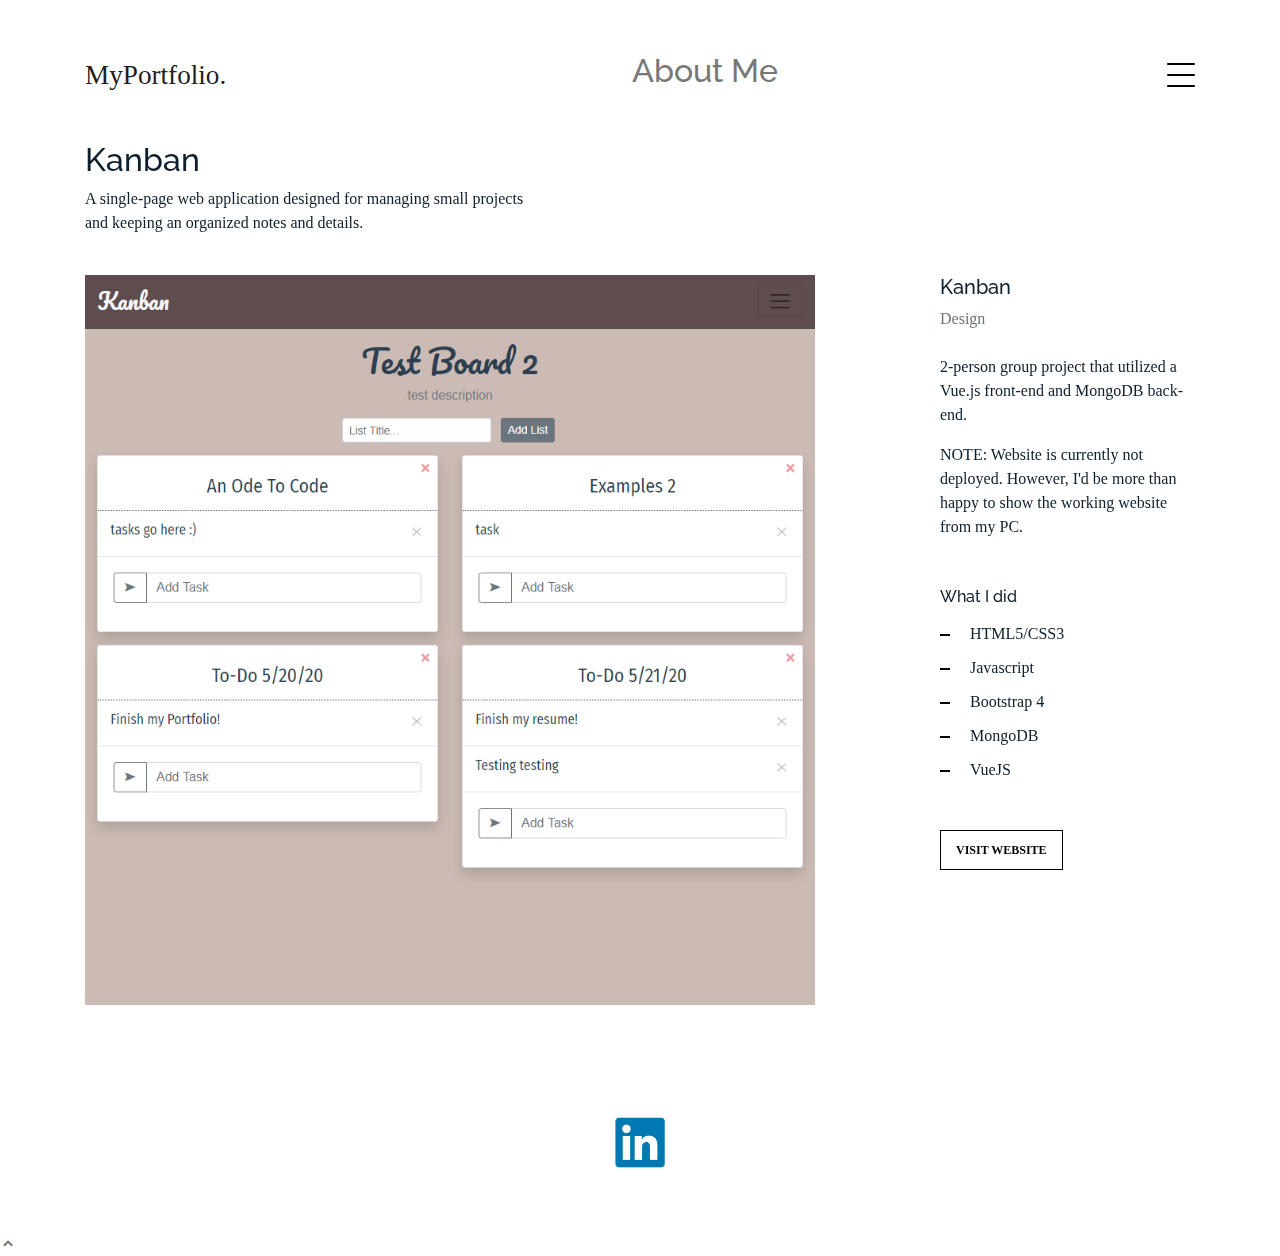
<file: kanban.html>
<!DOCTYPE html>
<html lang="en">

<head>
  <meta charset="utf-8">
  <meta content="width=device-width, initial-scale=1.0" name="viewport">

  <title>MyPortfolio Bootstrap Template - Work Single</title>
  <meta content="" name="descriptison">
  <meta content="" name="keywords">

  <!-- Favicons -->
  <link href="assets/img/favicon.png" rel="icon">
  <link href="assets/img/apple-touch-icon.png" rel="apple-touch-icon">

  <!-- Google Fonts -->
  <link href="https://fonts.googleapis.com/css?family=https://fonts.googleapis.com/css?family=Inconsolata:400,500,600,700|Raleway:400,400i,500,500i,600,600i,700,700i" rel="stylesheet">

  <!-- Vendor CSS Files -->
  <link href="assets/vendor/bootstrap/css/bootstrap.min.css" rel="stylesheet">
  <link href="assets/vendor/icofont/icofont.min.css" rel="stylesheet">
  <link href="assets/vendor/aos/aos.css" rel="stylesheet">
  <link href="assets/vendor/line-awesome/css/line-awesome.min.css" rel="stylesheet">
  <link href="assets/vendor/owl.carousel/assets/owl.carousel.min.css" rel="stylesheet">

  <!-- Template Main CSS File -->
  <link href="assets/css/style.css" rel="stylesheet">

  <!-- =======================================================
  * Template Name: MyPortfolio - v2.0.0
  * Template URL: https://bootstrapmade.com/myportfolio-bootstrap-portfolio-website-template/
  * Author: BootstrapMade.com
  * License: https://bootstrapmade.com/license/
  ======================================================== -->
</head>

<body>

  <!-- ======= Navbar ======= -->
  <div class="collapse navbar-collapse custom-navmenu" id="main-navbar">
    <div class="container py-2 py-md-5">
      <div class="row align-items-start">
        <div class="col-md-2">
          <ul class="custom-menu">
            <li><a href="index.html">Home</a></li>
            <li><a href="about.html">About Me</a></li>
          </ul>
        </div>
        
        <div class="col-md-4 d-none d-md-block">
          <h3>Hire Me</h3>
          <p>I'm always available for calls and emails. <br> 208-615-7255 <br> <a href="#">coding.berris.tristan@gmail.com</a></p>
        </div>
      </div>

    </div>
  </div>

  <nav class="navbar navbar-light custom-navbar">
    <div class="container">
      <a class="navbar-brand" href="index.html">MyPortfolio.</a>
      <a href="about.html"> <h2>
        About Me
      </h2></a>
      <a href="#" class="burger" data-toggle="collapse" data-target="#main-navbar">
        <span></span>
      </a>

    </div>
  </nav>

  <main id="main">

    <section class="section">
      <div class="container">
        <div class="row mb-4 align-items-center">
          <div class="col-md-6" data-aos="fade-up">
            <h2>Kanban</h2>
            <p>A single-page web application designed for managing small projects <br> and keeping an organized notes and details.  </p>
          </div>
        </div>
      </div>

      <div class="site-section pb-0">
        <div class="container">
          <div class="row align-items-stretch">
            <div class="col-md-8" data-aos="fade-up">
              <img src="assets/img/kanban.png" alt="Image" class="img-fluid">
            </div>
            <div class="col-md-3 ml-auto" data-aos="fade-up" data-aos-delay="100">
              <div class="sticky-content">
                <h3 class="h3">Kanban</h3>
                <p class="mb-4"><span class="text-muted">Design</span></p>

                <div class="mb-5">
                  <p>2-person group project that utilized a Vue.js front-end and MongoDB back-end.</p>
                  <p>NOTE: Website is currently not deployed. However, I'd be more than happy to show the working website from my PC.</p>

                </div>

                <h4 class="h4 mb-3">What I did</h4>
                <ul class="list-unstyled list-line mb-5">
                  <li>HTML5/CSS3</li>
                  <li>Javascript</li>
                  <li>Bootstrap 4</li>
                  <li>MongoDB</li>
                  <li>VueJS</li>
                </ul>

                <p><a href="https://kanbannnana.herokuapp.com/#/" class="readmore" target="_blank">Visit Website</a></p>
              </div>
            </div>
          </div>
        </div>
    </section>

   

  </main><!-- End #main -->

  <!-- ======= Footer ======= -->
  <footer class="footer" role="contentinfo">
    <div class="container">
      <div class="row  justify-content-center text-center">
        
        <div class="">
          <a href="http://linkedin.com/in/TristanBerris" target="_blank"><img src="assets/img/linkedin.png" alt="" class="img-fluid" style="width: 15%;"></span></a>
          
        </div>
      </div>
    </div>
  </footer>

  <a href="#" class="back-to-top"><i class="icofont-simple-up"></i></a>

  <!-- Vendor JS Files -->
  <script src="assets/vendor/jquery/jquery.min.js"></script>
  <script src="assets/vendor/bootstrap/js/bootstrap.bundle.min.js"></script>
  <script src="assets/vendor/jquery.easing/jquery.easing.min.js"></script>
  <script src="assets/vendor/php-email-form/validate.js"></script>
  <script src="assets/vendor/aos/aos.js"></script>
  <script src="assets/vendor/isotope-layout/isotope.pkgd.min.js"></script>
  <script src="assets/vendor/owl.carousel/owl.carousel.min.js"></script>

  <!-- Template Main JS File -->
  <script src="assets/js/main.js"></script>

</body>

</html>
</file>
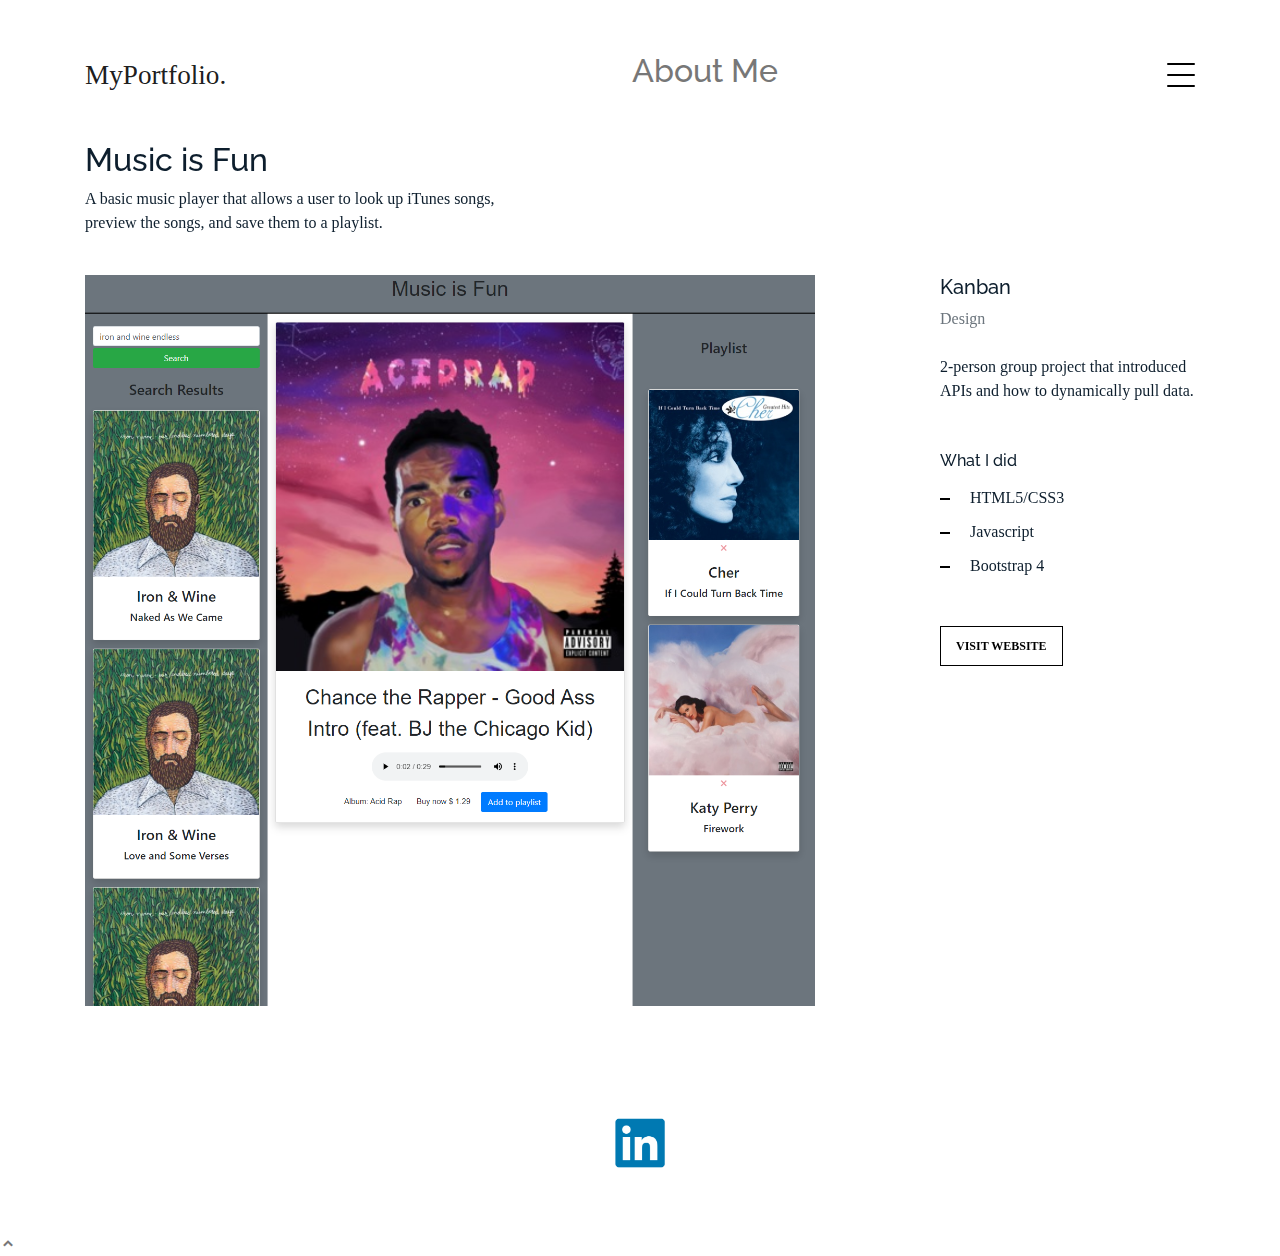
<file: music.html>
<!DOCTYPE html>
<html lang="en">

<head>
  <meta charset="utf-8">
  <meta content="width=device-width, initial-scale=1.0" name="viewport">

  <title>MyPortfolio Bootstrap Template - Work Single</title>
  <meta content="" name="descriptison">
  <meta content="" name="keywords">

  <!-- Favicons -->
  <link href="assets/img/favicon.png" rel="icon">
  <link href="assets/img/apple-touch-icon.png" rel="apple-touch-icon">

  <!-- Google Fonts -->
  <link href="https://fonts.googleapis.com/css?family=https://fonts.googleapis.com/css?family=Inconsolata:400,500,600,700|Raleway:400,400i,500,500i,600,600i,700,700i" rel="stylesheet">

  <!-- Vendor CSS Files -->
  <link href="assets/vendor/bootstrap/css/bootstrap.min.css" rel="stylesheet">
  <link href="assets/vendor/icofont/icofont.min.css" rel="stylesheet">
  <link href="assets/vendor/aos/aos.css" rel="stylesheet">
  <link href="assets/vendor/line-awesome/css/line-awesome.min.css" rel="stylesheet">
  <link href="assets/vendor/owl.carousel/assets/owl.carousel.min.css" rel="stylesheet">

  <!-- Template Main CSS File -->
  <link href="assets/css/style.css" rel="stylesheet">

  <!-- =======================================================
  * Template Name: MyPortfolio - v2.0.0
  * Template URL: https://bootstrapmade.com/myportfolio-bootstrap-portfolio-website-template/
  * Author: BootstrapMade.com
  * License: https://bootstrapmade.com/license/
  ======================================================== -->
</head>

<body>

  <!-- ======= Navbar ======= -->
  <div class="collapse navbar-collapse custom-navmenu" id="main-navbar">
    <div class="container py-2 py-md-5">
      <div class="row align-items-start">
        <div class="col-md-2">
          <ul class="custom-menu">
            <li><a href="index.html">Home</a></li>
            <li><a href="about.html">About Me</a></li>
          </ul>
        </div>
        
        <div class="col-md-4 d-none d-md-block">
          <h3>Hire Me</h3>
          <p>I'm always available for calls and emails. <br> 208-615-7255 <br> <a href="#">coding.berris.tristan@gmail.com</a></p>
        </div>
      </div>

    </div>
  </div>

  <nav class="navbar navbar-light custom-navbar">
    <div class="container">
      <a class="navbar-brand" href="index.html">MyPortfolio.</a>
      <a href="about.html"> <h2>
        About Me
      </h2></a>
      <a href="#" class="burger" data-toggle="collapse" data-target="#main-navbar">
        <span></span>
      </a>

    </div>
  </nav>

  <main id="main">

    <section class="section">
      <div class="container">
        <div class="row mb-4 align-items-center">
          <div class="col-md-6" data-aos="fade-up">
            <h2>Music is Fun</h2>
            <p>A basic music player that allows a user to look up iTunes songs, <br> preview the songs, and save them to a playlist. </p>
          </div>
        </div>
      </div>

      <div class="site-section pb-0">
        <div class="container">
          <div class="row align-items-stretch">
            <div class="col-md-8" data-aos="fade-up">
              <img src="assets/img/music-is-fun.png" alt="Image" class="img-fluid">
            </div>
            <div class="col-md-3 ml-auto" data-aos="fade-up" data-aos-delay="100">
              <div class="sticky-content">
                <h3 class="h3">Kanban</h3>
                <p class="mb-4"><span class="text-muted">Design</span></p>

                <div class="mb-5">
                  <p>2-person group project that introduced APIs and how to dynamically pull data.</p>

                </div>

                <h4 class="h4 mb-3">What I did</h4>
                <ul class="list-unstyled list-line mb-5">
                  <li>HTML5/CSS3</li>
                  <li>Javascript</li>
                  <li>Bootstrap 4</li>
                </ul>

                <p><a href="https://prestonhess.github.io/Music-Is-Fun/" class="readmore" target="_blank">Visit Website</a></p>
              </div>
            </div>
          </div>
        </div>
    </section>

   

  </main><!-- End #main -->

  <!-- ======= Footer ======= -->
  <footer class="footer" role="contentinfo">
    <div class="container">
      <div class="row  justify-content-center text-center">
        
        <div class="">
          <a href="http://linkedin.com/in/TristanBerris" target="_blank"><img src="assets/img/linkedin.png" alt="" class="img-fluid" style="width: 15%;"></span></a>
          
        </div>
      </div>
    </div>
  </footer>

  <a href="#" class="back-to-top"><i class="icofont-simple-up"></i></a>

  <!-- Vendor JS Files -->
  <script src="assets/vendor/jquery/jquery.min.js"></script>
  <script src="assets/vendor/bootstrap/js/bootstrap.bundle.min.js"></script>
  <script src="assets/vendor/jquery.easing/jquery.easing.min.js"></script>
  <script src="assets/vendor/php-email-form/validate.js"></script>
  <script src="assets/vendor/aos/aos.js"></script>
  <script src="assets/vendor/isotope-layout/isotope.pkgd.min.js"></script>
  <script src="assets/vendor/owl.carousel/owl.carousel.min.js"></script>

  <!-- Template Main JS File -->
  <script src="assets/js/main.js"></script>

</body>

</html>
</file>
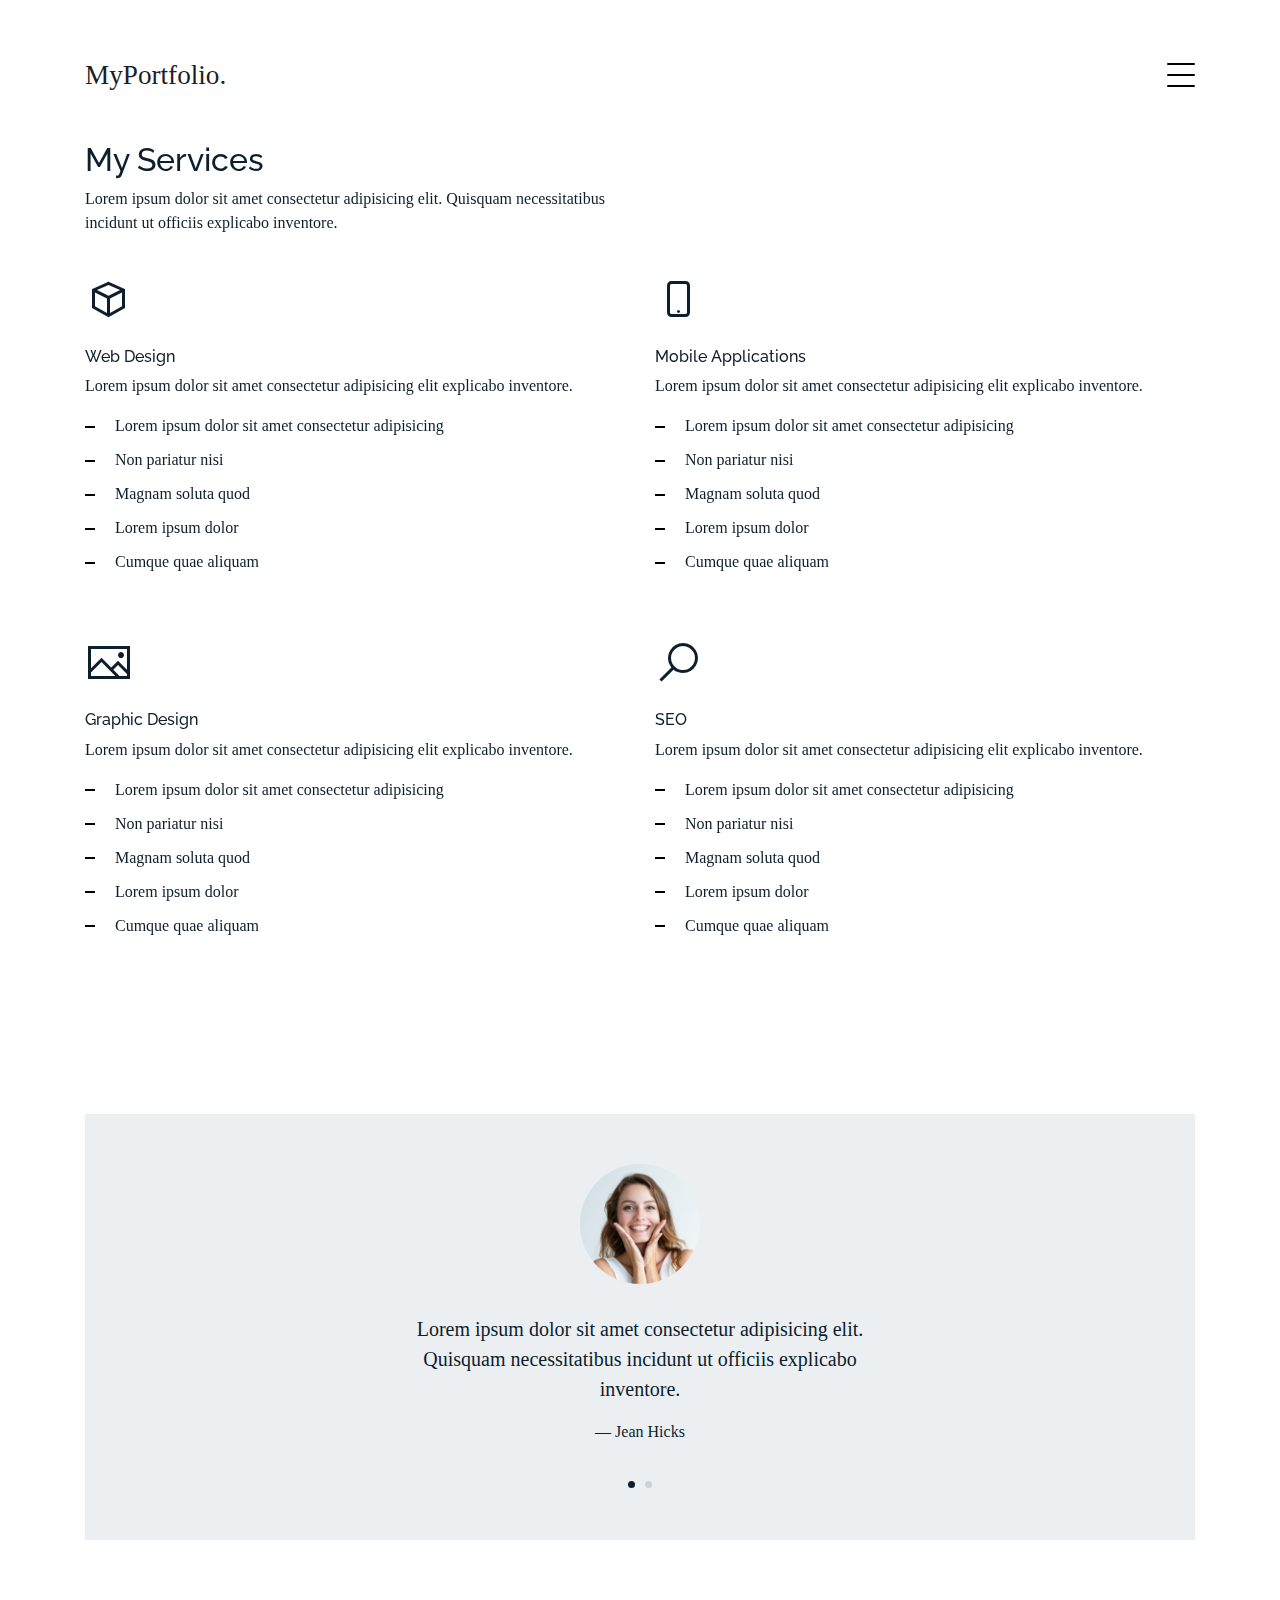
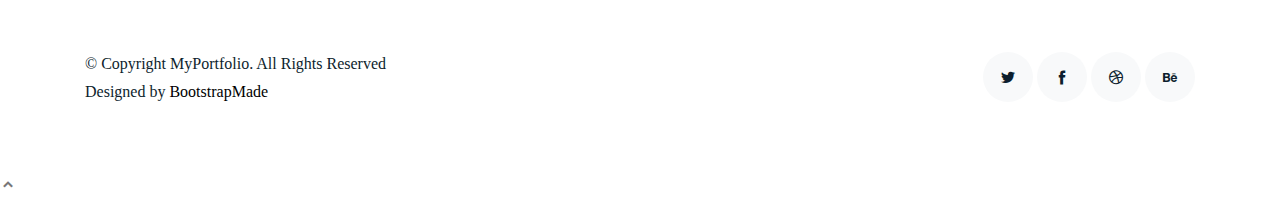
<file: services.html>
<!DOCTYPE html>
<html lang="en">

<head>
  <meta charset="utf-8">
  <meta content="width=device-width, initial-scale=1.0" name="viewport">

  <title>MyPortfolio Bootstrap Template - Services</title>
  <meta content="" name="descriptison">
  <meta content="" name="keywords">

  <!-- Favicons -->
  <link href="assets/img/favicon.png" rel="icon">
  <link href="assets/img/apple-touch-icon.png" rel="apple-touch-icon">

  <!-- Google Fonts -->
  <link href="https://fonts.googleapis.com/css?family=https://fonts.googleapis.com/css?family=Inconsolata:400,500,600,700|Raleway:400,400i,500,500i,600,600i,700,700i" rel="stylesheet">

  <!-- Vendor CSS Files -->
  <link href="assets/vendor/bootstrap/css/bootstrap.min.css" rel="stylesheet">
  <link href="assets/vendor/icofont/icofont.min.css" rel="stylesheet">
  <link href="assets/vendor/aos/aos.css" rel="stylesheet">
  <link href="assets/vendor/line-awesome/css/line-awesome.min.css" rel="stylesheet">
  <link href="assets/vendor/owl.carousel/assets/owl.carousel.min.css" rel="stylesheet">

  <!-- Template Main CSS File -->
  <link href="assets/css/style.css" rel="stylesheet">

  <!-- =======================================================
  * Template Name: MyPortfolio - v2.0.0
  * Template URL: https://bootstrapmade.com/myportfolio-bootstrap-portfolio-website-template/
  * Author: BootstrapMade.com
  * License: https://bootstrapmade.com/license/
  ======================================================== -->
</head>

<body>

  <!-- ======= Navbar ======= -->
  <div class="collapse navbar-collapse custom-navmenu" id="main-navbar">
    <div class="container py-2 py-md-5">
      <div class="row align-items-start">
        <div class="col-md-2">
          <ul class="custom-menu">
            <li><a href="index.html">Home</a></li>
            <li><a href="about.html">About Me</a></li>
            <li class="active"><a href="services.html">Services</a></li>
            <li><a href="works.html">Works</a></li>
            <li><a href="contact.html">Contact</a></li>
          </ul>
        </div>
        <div class="col-md-6 d-none d-md-block  mr-auto">
          <div class="tweet d-flex">
            <span class="icofont-twitter text-white mt-2 mr-3"></span>
            <div>
              <p><em>Lorem ipsum dolor sit amet consectetur adipisicing elit. Quisquam necessitatibus incidunt ut officiis explicabo inventore. <br> <a href="#">t.co/v82jsk</a></em></p>
            </div>
          </div>
        </div>
        <div class="col-md-4 d-none d-md-block">
          <h3>Hire Me</h3>
          <p>Lorem ipsum dolor sit amet consectetur adipisicing elit. Quisquam necessitatibus incidunt ut officiisexplicabo inventore. <br> <a href="#">myemail@gmail.com</a></p>
        </div>
      </div>

    </div>
  </div>

  <nav class="navbar navbar-light custom-navbar">
    <div class="container">
      <a class="navbar-brand" href="index.html">MyPortfolio.</a>

      <a href="#" class="burger" data-toggle="collapse" data-target="#main-navbar">
        <span></span>
      </a>

    </div>
  </nav>

  <main id="main">

    <section class="section">
      <div class="container">
        <div class="row mb-4 align-items-center">
          <div class="col-md-6" data-aos="fade-up">

            <h2>My Services</h2>
            <p>Lorem ipsum dolor sit amet consectetur adipisicing elit. Quisquam necessitatibus incidunt ut officiis
              explicabo inventore.</p>

          </div>

        </div>
      </div>

      <div class="site-section pb-0">
        <div class="container">

          <div class="row">

            <div class="col-12 col-sm-6 col-md-6 col-lg-6 mb-5" data-aos="fade-up" data-aos-delay="">
              <span class="la la-cube la-3x mb-4"></span>
              <h4 class="h4 mb-2">Web Design</h4>
              <p>Lorem ipsum dolor sit amet consectetur adipisicing elit explicabo inventore.</p>
              <ul class="list-unstyled list-line">
                <li>Lorem ipsum dolor sit amet consectetur adipisicing</li>
                <li>Non pariatur nisi</li>
                <li>Magnam soluta quod</li>
                <li>Lorem ipsum dolor</li>
                <li>Cumque quae aliquam</li>
              </ul>
            </div>
            <div class="col-12 col-sm-6 col-md-6 col-lg-6 mb-5" data-aos="fade-up" data-aos-delay="100">
              <span class="la la-mobile la-3x mb-4"></span>
              <h4 class="h4 mb-2">Mobile Applications</h4>
              <p>Lorem ipsum dolor sit amet consectetur adipisicing elit explicabo inventore.</p>
              <ul class="list-unstyled list-line">
                <li>Lorem ipsum dolor sit amet consectetur adipisicing</li>
                <li>Non pariatur nisi</li>
                <li>Magnam soluta quod</li>
                <li>Lorem ipsum dolor</li>
                <li>Cumque quae aliquam</li>
              </ul>
            </div>
            <div class="col-12 col-sm-6 col-md-6 col-lg-6 mb-5" data-aos="fade-up" data-aos-delay="">
              <span class="la la-image la-3x mb-4"></span>
              <h4 class="h4 mb-2">Graphic Design</h4>
              <p>Lorem ipsum dolor sit amet consectetur adipisicing elit explicabo inventore.</p>
              <ul class="list-unstyled list-line">
                <li>Lorem ipsum dolor sit amet consectetur adipisicing</li>
                <li>Non pariatur nisi</li>
                <li>Magnam soluta quod</li>
                <li>Lorem ipsum dolor</li>
                <li>Cumque quae aliquam</li>
              </ul>
            </div>
            <div class="col-12 col-sm-6 col-md-6 col-lg-6 mb-5" data-aos="fade-up" data-aos-delay="100">
              <span class="la la-search la-3x mb-4"></span>
              <h4 class="h4 mb-2">SEO</h4>
              <p>Lorem ipsum dolor sit amet consectetur adipisicing elit explicabo inventore.</p>
              <ul class="list-unstyled list-line">
                <li>Lorem ipsum dolor sit amet consectetur adipisicing</li>
                <li>Non pariatur nisi</li>
                <li>Magnam soluta quod</li>
                <li>Lorem ipsum dolor</li>
                <li>Cumque quae aliquam</li>
              </ul>
            </div>
          </div>
        </div>
      </div>
    </section>

    <!-- ======= Testimonials Section ======= -->
    <section class="section pt-0">
      <div class="container">

        <div class="owl-carousel testimonial-carousel">

          <div class="testimonial-wrap">
            <div class="testimonial">
              <img src="assets/img/person_1.jpg" alt="Image" class="img-fluid">
              <blockquote>
                <p>Lorem ipsum dolor sit amet consectetur adipisicing elit. Quisquam necessitatibus incidunt ut officiis
                  explicabo inventore.</p>
              </blockquote>
              <p>&mdash; Jean Hicks</p>
            </div>
          </div>

          <div class="testimonial-wrap">
            <div class="testimonial">
              <img src="assets/img/person_2.jpg" alt="Image" class="img-fluid">
              <blockquote>
                <p>Lorem ipsum dolor sit amet consectetur adipisicing elit. Quisquam necessitatibus incidunt ut officiis
                  explicabo inventore.</p>
              </blockquote>
              <p>&mdash; Chris Stanworth</p>
            </div>
          </div>

        </div>

      </div>
    </section><!-- End Testimonials Section -->

  </main><!-- End #main -->

  <!-- ======= Footer ======= -->
  <footer class="footer" role="contentinfo">
    <div class="container">
      <div class="row">
        <div class="col-sm-6">
          <p class="mb-1">&copy; Copyright MyPortfolio. All Rights Reserved</p>
          <div class="credits">
            <!--
            All the links in the footer should remain intact.
            You can delete the links only if you purchased the pro version.
            Licensing information: https://bootstrapmade.com/license/
            Purchase the pro version with working PHP/AJAX contact form: https://bootstrapmade.com/buy/?theme=MyPortfolio
          -->
            Designed by <a href="https://bootstrapmade.com/">BootstrapMade</a>
          </div>
        </div>
        <div class="col-sm-6 social text-md-right">
          <a href="#"><span class="icofont-twitter"></span></a>
          <a href="#"><span class="icofont-facebook"></span></a>
          <a href="#"><span class="icofont-dribbble"></span></a>
          <a href="#"><span class="icofont-behance"></span></a>
        </div>
      </div>
    </div>
  </footer>

  <a href="#" class="back-to-top"><i class="icofont-simple-up"></i></a>

  <!-- Vendor JS Files -->
  <script src="assets/vendor/jquery/jquery.min.js"></script>
  <script src="assets/vendor/bootstrap/js/bootstrap.bundle.min.js"></script>
  <script src="assets/vendor/jquery.easing/jquery.easing.min.js"></script>
  <script src="assets/vendor/php-email-form/validate.js"></script>
  <script src="assets/vendor/aos/aos.js"></script>
  <script src="assets/vendor/isotope-layout/isotope.pkgd.min.js"></script>
  <script src="assets/vendor/owl.carousel/owl.carousel.min.js"></script>

  <!-- Template Main JS File -->
  <script src="assets/js/main.js"></script>

</body>

</html>
</file>
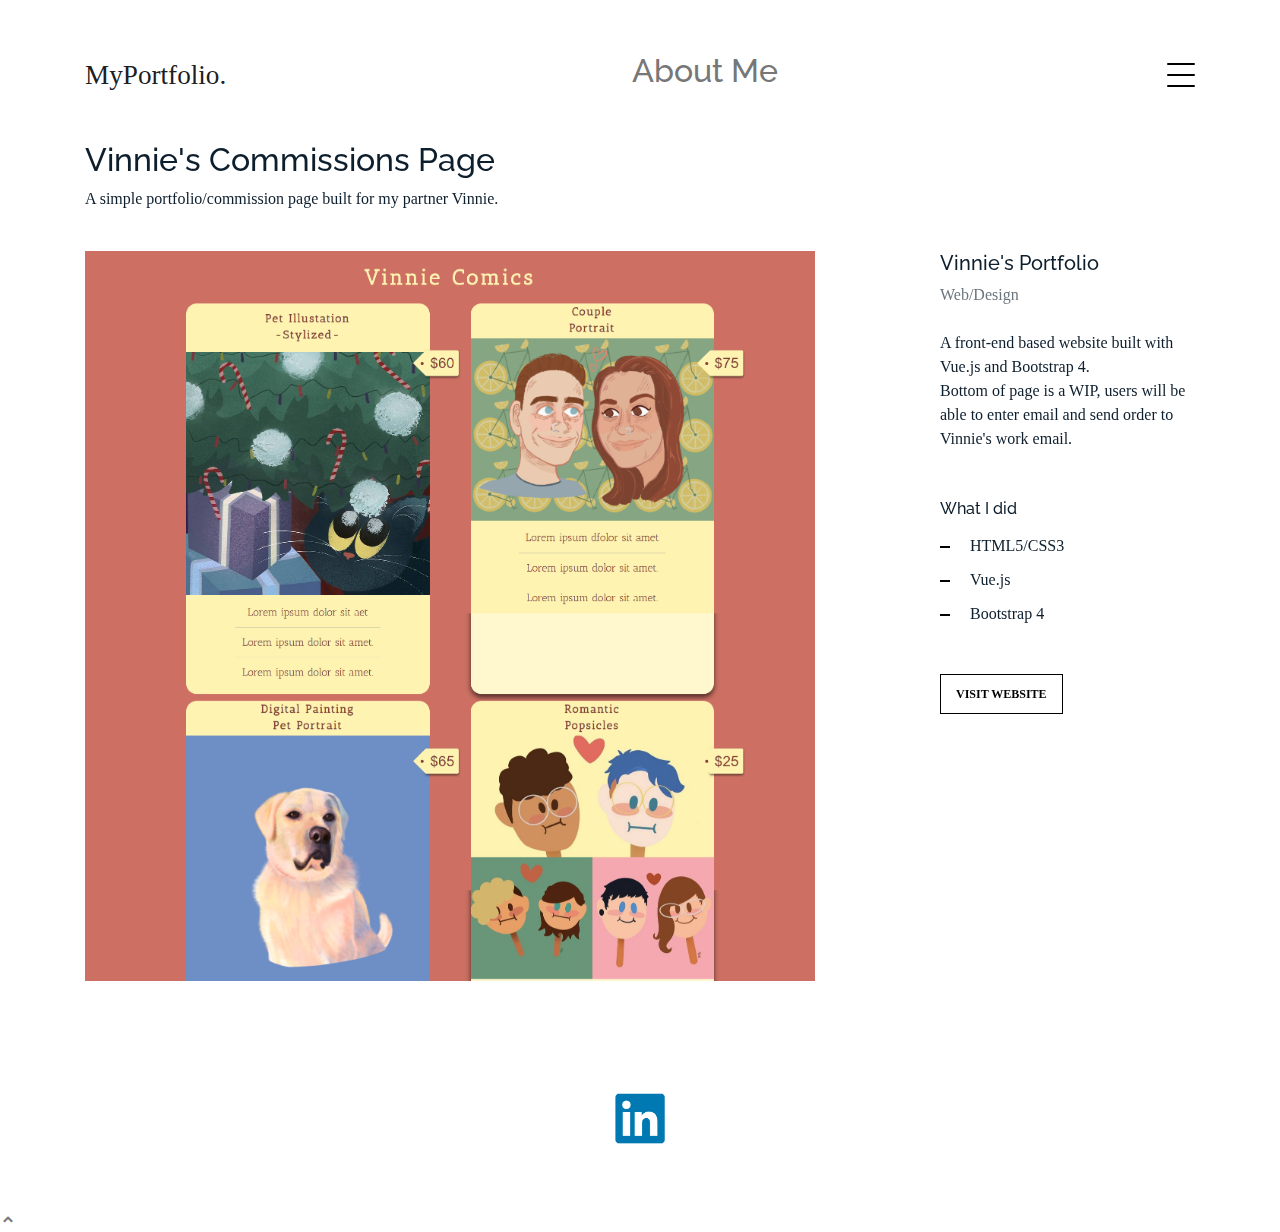
<file: vinport.html>
<!DOCTYPE html>
<html lang="en">

<head>
  <meta charset="utf-8">
  <meta content="width=device-width, initial-scale=1.0" name="viewport">

  <title>MyPortfolio Bootstrap Template - Work Single</title>
  <meta content="" name="descriptison">
  <meta content="" name="keywords">

  <!-- Favicons -->
  <link href="assets/img/favicon.png" rel="icon">
  <link href="assets/img/apple-touch-icon.png" rel="apple-touch-icon">

  <!-- Google Fonts -->
  <link href="https://fonts.googleapis.com/css?family=https://fonts.googleapis.com/css?family=Inconsolata:400,500,600,700|Raleway:400,400i,500,500i,600,600i,700,700i" rel="stylesheet">

  <!-- Vendor CSS Files -->
  <link href="assets/vendor/bootstrap/css/bootstrap.min.css" rel="stylesheet">
  <link href="assets/vendor/icofont/icofont.min.css" rel="stylesheet">
  <link href="assets/vendor/aos/aos.css" rel="stylesheet">
  <link href="assets/vendor/line-awesome/css/line-awesome.min.css" rel="stylesheet">
  <link href="assets/vendor/owl.carousel/assets/owl.carousel.min.css" rel="stylesheet">

  <!-- Template Main CSS File -->
  <link href="assets/css/style.css" rel="stylesheet">

  <!-- =======================================================
  * Template Name: MyPortfolio - v2.0.0
  * Template URL: https://bootstrapmade.com/myportfolio-bootstrap-portfolio-website-template/
  * Author: BootstrapMade.com
  * License: https://bootstrapmade.com/license/
  ======================================================== -->
</head>

<body>

  <!-- ======= Navbar ======= -->
  <div class="collapse navbar-collapse custom-navmenu" id="main-navbar">
    <div class="container py-2 py-md-5">
      <div class="row align-items-start">
        <div class="col-md-2">
          <ul class="custom-menu">
            <li><a href="index.html">Home</a></li>
            <li><a href="about.html">About Me</a></li>

          </ul>
        </div>
       
        <div class="col-md-4 d-none d-md-block">
          <h3>Hire Me</h3>
          <p>I'm always available for calls and emails. <br> 208-615-7255 <br> <a href="#">coding.berris.tristan@gmail.com</a></p>
        </div>
      </div>

    </div>
  </div>

  <nav class="navbar navbar-light custom-navbar">
    <div class="container">
      <a class="navbar-brand" href="index.html">MyPortfolio.</a>
      <a href="about.html"> <h2>
        About Me
      </h2></a>

      <a href="#" class="burger" data-toggle="collapse" data-target="#main-navbar">
        <span></span>
      </a>

    </div>
  </nav>

  <main id="main">

    <section class="section">
      <div class="container">
        <div class="row mb-4 align-items-center">
          <div class="col-md-6" data-aos="fade-up">
            <h2>Vinnie's Commissions Page</h2>
            <p>A simple portfolio/commission page built for my partner Vinnie.</p>
          </div>
        </div>
      </div>

      <div class="site-section pb-0">
        <div class="container">
          <div class="row align-items-stretch">
            <div class="col-md-8" data-aos="fade-up">
              <img src="assets/img/vinport.png" alt="Image" class="img-fluid">
            </div>
            <div class="col-md-3 ml-auto" data-aos="fade-up" data-aos-delay="100">
              <div class="sticky-content">
                <h3 class="h3">Vinnie's Portfolio</h3>
                <p class="mb-4"><span class="text-muted">Web/Design</span></p>

                <div class="mb-5">
                  <p>A front-end based website built with Vue.js and Bootstrap 4.<br>Bottom of page is a WIP, users will be able to enter email and send order to Vinnie's work email.</p>

                </div>

                <h4 class="h4 mb-3">What I did</h4>
                <ul class="list-unstyled list-line mb-5">
                  <li>HTML5/CSS3</li>
                  <li>Vue.js</li>
                  <li>Bootstrap 4</li>
                </ul>

                <p><a href="https://tristanberris.github.io/vinnieportfolio/" class="readmore" target="_blank">Visit Website</a></p>
              </div>
            </div>
          </div>
        </div>
    </section>

   

  </main><!-- End #main -->

  <!-- ======= Footer ======= -->
  <footer class="footer" role="contentinfo">
    <div class="container">
      <div class="row  justify-content-center text-center">
        
        <div class="">
          <a href="http://linkedin.com/in/TristanBerris" target="_blank"><img src="assets/img/linkedin.png" alt="" class="img-fluid" style="width: 15%;"></span></a>
          
        </div>
      </div>
    </div>
  </footer>

  <a href="#" class="back-to-top"><i class="icofont-simple-up"></i></a>

  <!-- Vendor JS Files -->
  <script src="assets/vendor/jquery/jquery.min.js"></script>
  <script src="assets/vendor/bootstrap/js/bootstrap.bundle.min.js"></script>
  <script src="assets/vendor/jquery.easing/jquery.easing.min.js"></script>
  <script src="assets/vendor/php-email-form/validate.js"></script>
  <script src="assets/vendor/aos/aos.js"></script>
  <script src="assets/vendor/isotope-layout/isotope.pkgd.min.js"></script>
  <script src="assets/vendor/owl.carousel/owl.carousel.min.js"></script>

  <!-- Template Main JS File -->
  <script src="assets/js/main.js"></script>

</body>

</html>
</file>
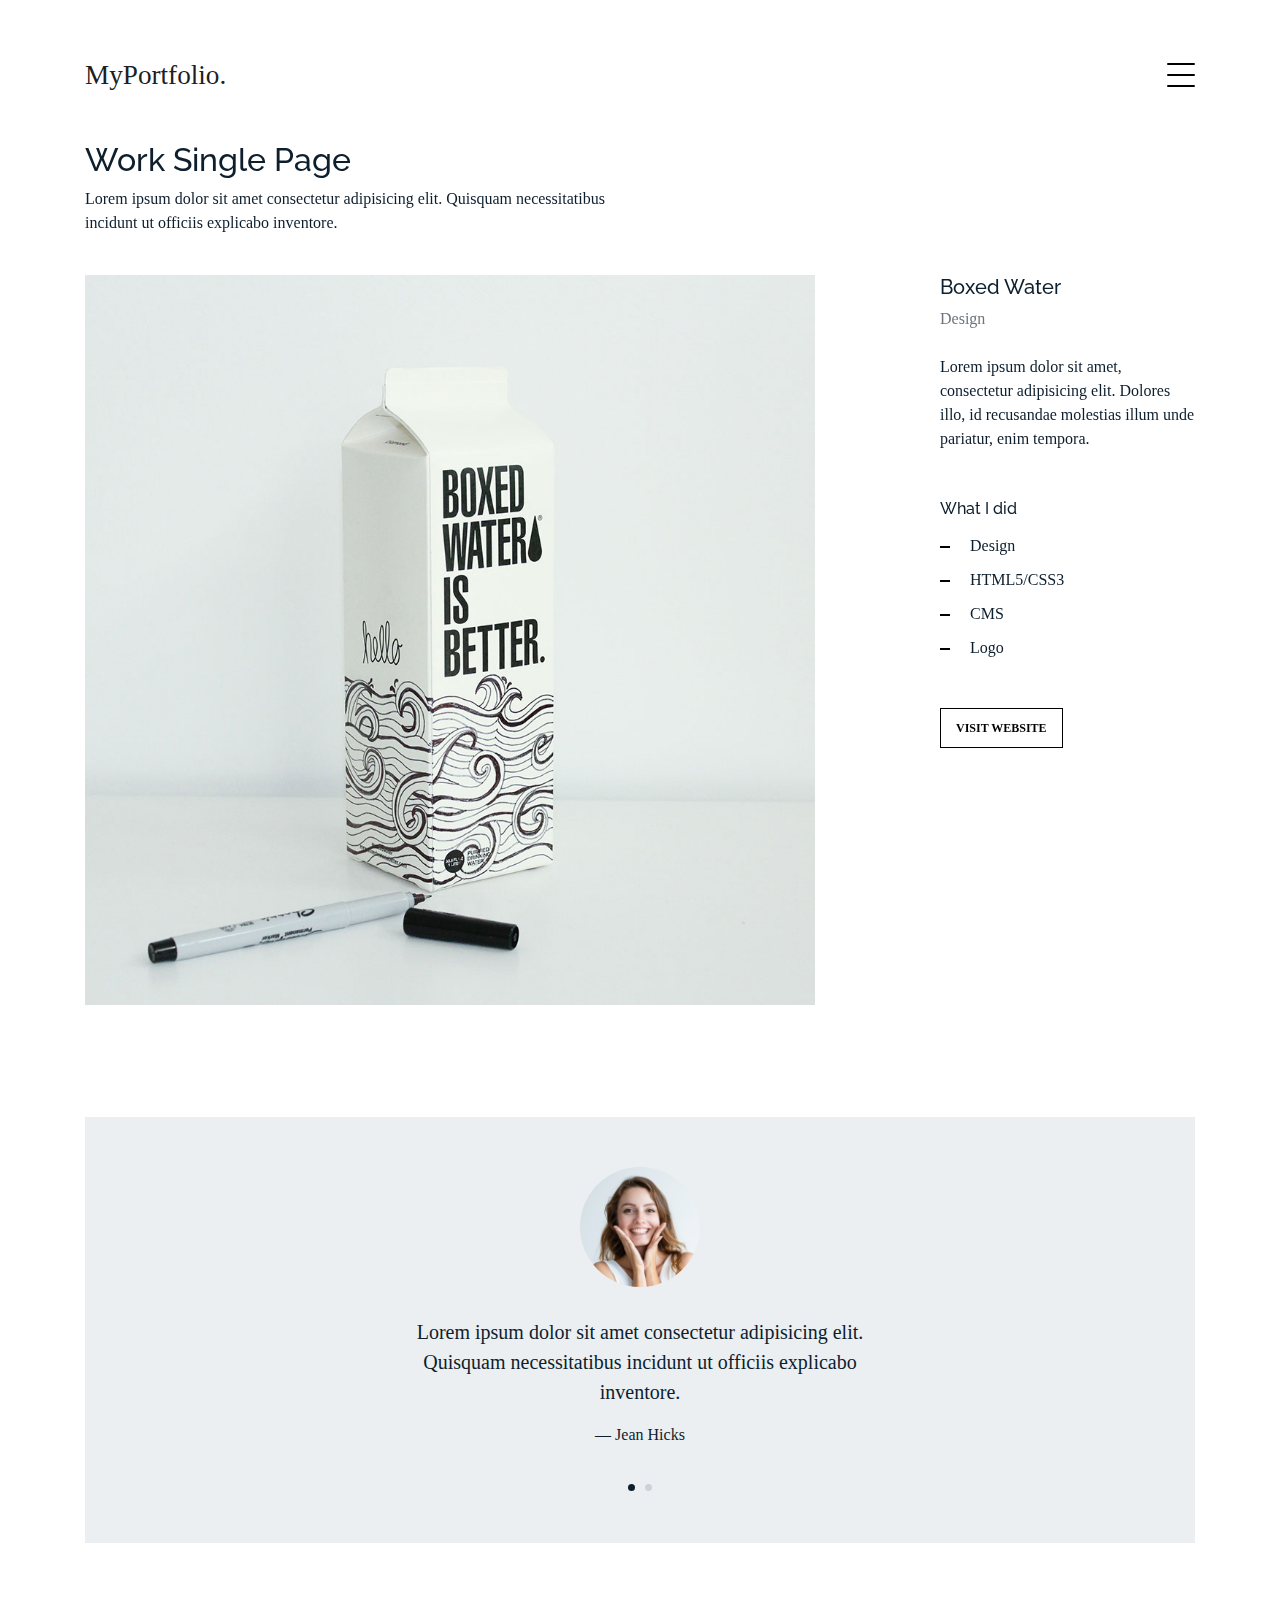
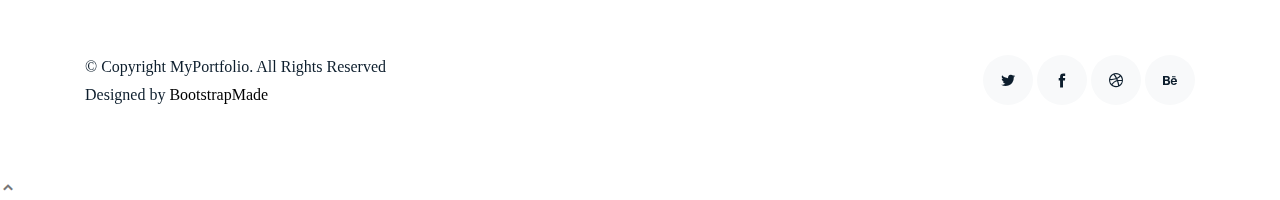
<file: work-single copy 5.html>
<!DOCTYPE html>
<html lang="en">

<head>
  <meta charset="utf-8">
  <meta content="width=device-width, initial-scale=1.0" name="viewport">

  <title>MyPortfolio Bootstrap Template - Work Single</title>
  <meta content="" name="descriptison">
  <meta content="" name="keywords">

  <!-- Favicons -->
  <link href="assets/img/favicon.png" rel="icon">
  <link href="assets/img/apple-touch-icon.png" rel="apple-touch-icon">

  <!-- Google Fonts -->
  <link href="https://fonts.googleapis.com/css?family=https://fonts.googleapis.com/css?family=Inconsolata:400,500,600,700|Raleway:400,400i,500,500i,600,600i,700,700i" rel="stylesheet">

  <!-- Vendor CSS Files -->
  <link href="assets/vendor/bootstrap/css/bootstrap.min.css" rel="stylesheet">
  <link href="assets/vendor/icofont/icofont.min.css" rel="stylesheet">
  <link href="assets/vendor/aos/aos.css" rel="stylesheet">
  <link href="assets/vendor/line-awesome/css/line-awesome.min.css" rel="stylesheet">
  <link href="assets/vendor/owl.carousel/assets/owl.carousel.min.css" rel="stylesheet">

  <!-- Template Main CSS File -->
  <link href="assets/css/style.css" rel="stylesheet">

  <!-- =======================================================
  * Template Name: MyPortfolio - v2.0.0
  * Template URL: https://bootstrapmade.com/myportfolio-bootstrap-portfolio-website-template/
  * Author: BootstrapMade.com
  * License: https://bootstrapmade.com/license/
  ======================================================== -->
</head>

<body>

  <!-- ======= Navbar ======= -->
  <div class="collapse navbar-collapse custom-navmenu" id="main-navbar">
    <div class="container py-2 py-md-5">
      <div class="row align-items-start">
        <div class="col-md-2">
          <ul class="custom-menu">
            <li><a href="index.html">Home</a></li>
            <li><a href="about.html">About Me</a></li>
            <li><a href="services.html">Services</a></li>
            <li class="active"><a href="works.html">Works</a></li>
            <li><a href="contact.html">Contact</a></li>
          </ul>
        </div>
        <div class="col-md-6 d-none d-md-block  mr-auto">
          <div class="tweet d-flex">
            <span class="icofont-twitter text-white mt-2 mr-3"></span>
            <div>
              <p><em>Lorem ipsum dolor sit amet consectetur adipisicing elit. Quisquam necessitatibus incidunt ut officiis explicabo inventore. <br> <a href="#">t.co/v82jsk</a></em></p>
            </div>
          </div>
        </div>
        <div class="col-md-4 d-none d-md-block">
          <h3>Hire Me</h3>
          <p>Lorem ipsum dolor sit amet consectetur adipisicing elit. Quisquam necessitatibus incidunt ut officiisexplicabo inventore. <br> <a href="#">myemail@gmail.com</a></p>
        </div>
      </div>

    </div>
  </div>

  <nav class="navbar navbar-light custom-navbar">
    <div class="container">
      <a class="navbar-brand" href="index.html">MyPortfolio.</a>

      <a href="#" class="burger" data-toggle="collapse" data-target="#main-navbar">
        <span></span>
      </a>

    </div>
  </nav>

  <main id="main">

    <section class="section">
      <div class="container">
        <div class="row mb-4 align-items-center">
          <div class="col-md-6" data-aos="fade-up">
            <h2>Work Single Page</h2>
            <p>Lorem ipsum dolor sit amet consectetur adipisicing elit. Quisquam necessitatibus incidunt ut officiis explicabo inventore.</p>
          </div>
        </div>
      </div>

      <div class="site-section pb-0">
        <div class="container">
          <div class="row align-items-stretch">
            <div class="col-md-8" data-aos="fade-up">
              <img src="assets/img/img_1_big.jpg" alt="Image" class="img-fluid">
            </div>
            <div class="col-md-3 ml-auto" data-aos="fade-up" data-aos-delay="100">
              <div class="sticky-content">
                <h3 class="h3">Boxed Water</h3>
                <p class="mb-4"><span class="text-muted">Design</span></p>

                <div class="mb-5">
                  <p>Lorem ipsum dolor sit amet, consectetur adipisicing elit. Dolores illo, id recusandae molestias
                    illum unde pariatur, enim tempora.</p>

                </div>

                <h4 class="h4 mb-3">What I did</h4>
                <ul class="list-unstyled list-line mb-5">
                  <li>Design</li>
                  <li>HTML5/CSS3</li>
                  <li>CMS</li>
                  <li>Logo</li>
                </ul>

                <p><a href="#" class="readmore">Visit Website</a></p>
              </div>
            </div>
          </div>
        </div>
    </section>

    <!-- ======= Testimonials Section ======= -->
    <section class="section pt-0">
      <div class="container">

        <div class="owl-carousel testimonial-carousel">

          <div class="testimonial-wrap">
            <div class="testimonial">
              <img src="assets/img/person_1.jpg" alt="Image" class="img-fluid">
              <blockquote>
                <p>Lorem ipsum dolor sit amet consectetur adipisicing elit. Quisquam necessitatibus incidunt ut officiis
                  explicabo inventore.</p>
              </blockquote>
              <p>&mdash; Jean Hicks</p>
            </div>
          </div>

          <div class="testimonial-wrap">
            <div class="testimonial">
              <img src="assets/img/person_2.jpg" alt="Image" class="img-fluid">
              <blockquote>
                <p>Lorem ipsum dolor sit amet consectetur adipisicing elit. Quisquam necessitatibus incidunt ut officiis
                  explicabo inventore.</p>
              </blockquote>
              <p>&mdash; Chris Stanworth</p>
            </div>
          </div>

        </div>

      </div>
    </section><!-- End Testimonials Section -->

  </main><!-- End #main -->

  <!-- ======= Footer ======= -->
  <footer class="footer" role="contentinfo">
    <div class="container">
      <div class="row">
        <div class="col-sm-6">
          <p class="mb-1">&copy; Copyright MyPortfolio. All Rights Reserved</p>
          <div class="credits">
            <!--
            All the links in the footer should remain intact.
            You can delete the links only if you purchased the pro version.
            Licensing information: https://bootstrapmade.com/license/
            Purchase the pro version with working PHP/AJAX contact form: https://bootstrapmade.com/buy/?theme=MyPortfolio
          -->
            Designed by <a href="https://bootstrapmade.com/">BootstrapMade</a>
          </div>
        </div>
        <div class="col-sm-6 social text-md-right">
          <a href="#"><span class="icofont-twitter"></span></a>
          <a href="#"><span class="icofont-facebook"></span></a>
          <a href="#"><span class="icofont-dribbble"></span></a>
          <a href="#"><span class="icofont-behance"></span></a>
        </div>
      </div>
    </div>
  </footer>

  <a href="#" class="back-to-top"><i class="icofont-simple-up"></i></a>

  <!-- Vendor JS Files -->
  <script src="assets/vendor/jquery/jquery.min.js"></script>
  <script src="assets/vendor/bootstrap/js/bootstrap.bundle.min.js"></script>
  <script src="assets/vendor/jquery.easing/jquery.easing.min.js"></script>
  <script src="assets/vendor/php-email-form/validate.js"></script>
  <script src="assets/vendor/aos/aos.js"></script>
  <script src="assets/vendor/isotope-layout/isotope.pkgd.min.js"></script>
  <script src="assets/vendor/owl.carousel/owl.carousel.min.js"></script>

  <!-- Template Main JS File -->
  <script src="assets/js/main.js"></script>

</body>

</html>
</file>
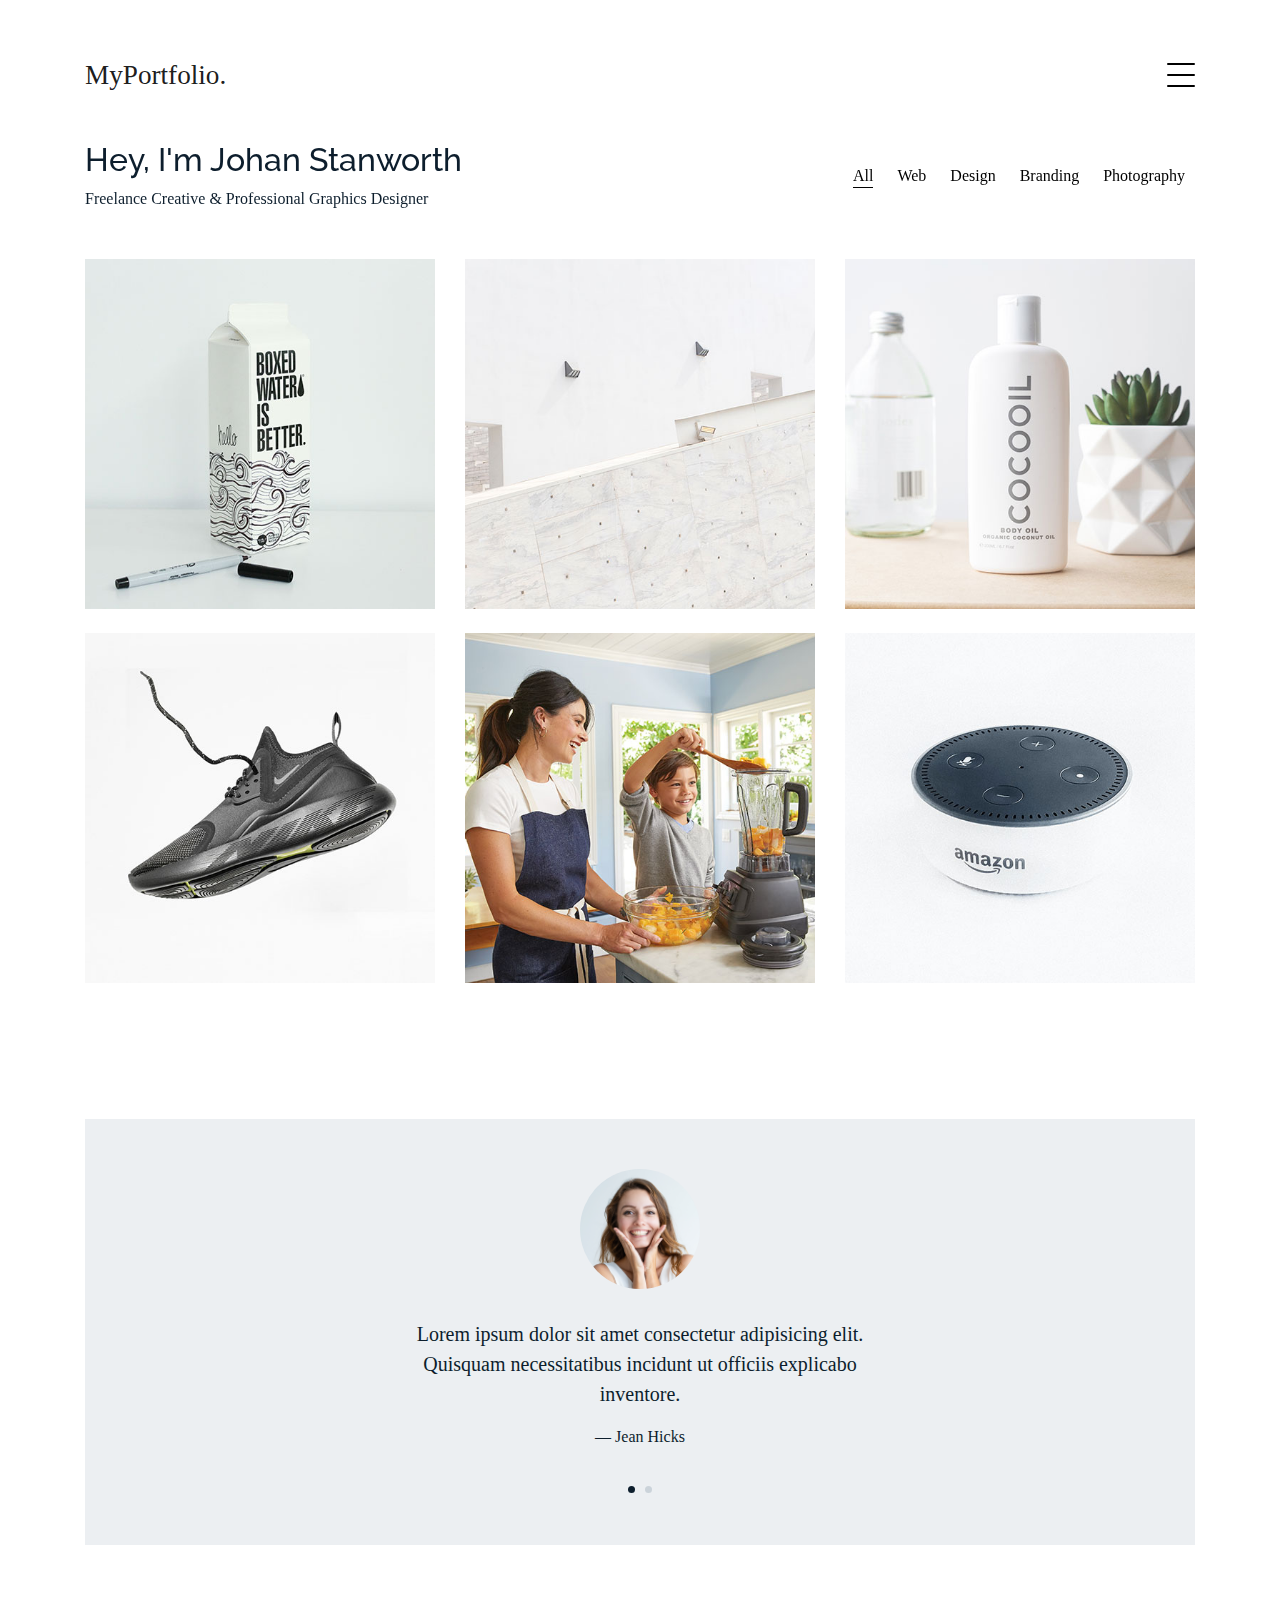
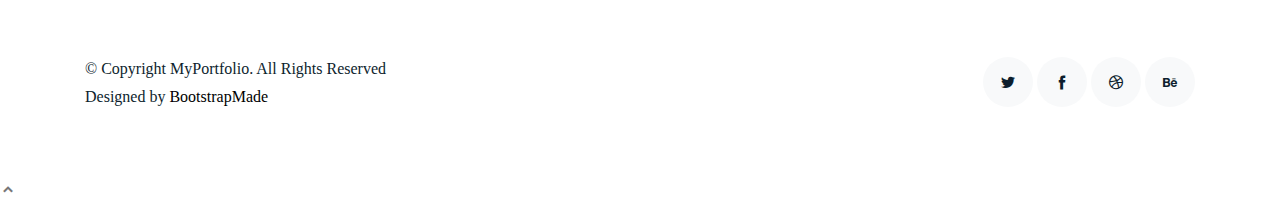
<file: works.html>
<!DOCTYPE html>
<html lang="en">

<head>
  <meta charset="utf-8">
  <meta content="width=device-width, initial-scale=1.0" name="viewport">

  <title>MyPortfolio Bootstrap Template - Works</title>
  <meta content="" name="descriptison">
  <meta content="" name="keywords">

  <!-- Favicons -->
  <link href="assets/img/favicon.png" rel="icon">
  <link href="assets/img/apple-touch-icon.png" rel="apple-touch-icon">

  <!-- Google Fonts -->
  <link href="https://fonts.googleapis.com/css?family=https://fonts.googleapis.com/css?family=Inconsolata:400,500,600,700|Raleway:400,400i,500,500i,600,600i,700,700i" rel="stylesheet">

  <!-- Vendor CSS Files -->
  <link href="assets/vendor/bootstrap/css/bootstrap.min.css" rel="stylesheet">
  <link href="assets/vendor/icofont/icofont.min.css" rel="stylesheet">
  <link href="assets/vendor/aos/aos.css" rel="stylesheet">
  <link href="assets/vendor/line-awesome/css/line-awesome.min.css" rel="stylesheet">
  <link href="assets/vendor/owl.carousel/assets/owl.carousel.min.css" rel="stylesheet">

  <!-- Template Main CSS File -->
  <link href="assets/css/style.css" rel="stylesheet">

  <!-- =======================================================
  * Template Name: MyPortfolio - v2.0.0
  * Template URL: https://bootstrapmade.com/myportfolio-bootstrap-portfolio-website-template/
  * Author: BootstrapMade.com
  * License: https://bootstrapmade.com/license/
  ======================================================== -->
</head>

<body>

  <!-- ======= Navbar ======= -->
  <div class="collapse navbar-collapse custom-navmenu" id="main-navbar">
    <div class="container py-2 py-md-5">
      <div class="row align-items-start">
        <div class="col-md-2">
          <ul class="custom-menu">
            <li><a href="index.html">Home</a></li>
            <li><a href="about.html">About Me</a></li>
            <li><a href="services.html">Services</a></li>
            <li class="active"><a href="works.html">Works</a></li>
            <li><a href="contact.html">Contact</a></li>
          </ul>
        </div>
        <div class="col-md-6 d-none d-md-block  mr-auto">
          <div class="tweet d-flex">
            <span class="icofont-twitter text-white mt-2 mr-3"></span>
            <div>
              <p><em>Lorem ipsum dolor sit amet consectetur adipisicing elit. Quisquam necessitatibus incidunt ut officiis explicabo inventore. <br> <a href="#">t.co/v82jsk</a></em></p>
            </div>
          </div>
        </div>
        <div class="col-md-4 d-none d-md-block">
          <h3>Hire Me</h3>
          <p>Lorem ipsum dolor sit amet consectetur adipisicing elit. Quisquam necessitatibus incidunt ut officiisexplicabo inventore. <br> <a href="#">myemail@gmail.com</a></p>
        </div>
      </div>

    </div>
  </div>

  <nav class="navbar navbar-light custom-navbar">
    <div class="container">
      <a class="navbar-brand" href="index.html">MyPortfolio.</a>

      <a href="#" class="burger" data-toggle="collapse" data-target="#main-navbar">
        <span></span>
      </a>

    </div>
  </nav>

  <main id="main">

    <!-- ======= Works Section ======= -->
    <section class="section site-portfolio">
      <div class="container">
        <div class="row mb-5 align-items-center">
          <div class="col-md-12 col-lg-6 mb-4 mb-lg-0" data-aos="fade-up">
            <h2>Hey, I'm Johan Stanworth</h2>
            <p class="mb-0">Freelance Creative &amp; Professional Graphics Designer</p>
          </div>
          <div class="col-md-12 col-lg-6 text-left text-lg-right" data-aos="fade-up" data-aos-delay="100">
            <div id="filters" class="filters">
              <a href="#" data-filter="*" class="active">All</a>
              <a href="#" data-filter=".web">Web</a>
              <a href="#" data-filter=".design">Design</a>
              <a href="#" data-filter=".branding">Branding</a>
              <a href="#" data-filter=".photography">Photography</a>
            </div>
          </div>
        </div>
        <div id="portfolio-grid" class="row no-gutter" data-aos="fade-up" data-aos-delay="200">
          <div class="item web col-sm-6 col-md-4 col-lg-4 mb-4">
            <a href="work-single.html" class="item-wrap fancybox">
              <div class="work-info">
                <h3>Boxed Water</h3>
                <span>Web</span>
              </div>
              <img class="img-fluid" src="assets/img/img_1.jpg">
            </a>
          </div>
          <div class="item photography col-sm-6 col-md-4 col-lg-4 mb-4">
            <a href="work-single.html" class="item-wrap fancybox">
              <div class="work-info">
                <h3>Build Indoo</h3>
                <span>Photography</span>
              </div>
              <img class="img-fluid" src="assets/img/img_2.jpg">
            </a>
          </div>
          <div class="item branding col-sm-6 col-md-4 col-lg-4 mb-4">
            <a href="work-single.html" class="item-wrap fancybox">
              <div class="work-info">
                <h3>Cocooil</h3>
                <span>Branding</span>
              </div>
              <img class="img-fluid" src="assets/img/img_3.jpg">
            </a>
          </div>
          <div class="item design col-sm-6 col-md-4 col-lg-4 mb-4">
            <a href="work-single.html" class="item-wrap fancybox">
              <div class="work-info">
                <h3>Nike Shoe</h3>
                <span>Design</span>
              </div>
              <img class="img-fluid" src="assets/img/img_4.jpg">
            </a>
          </div>
          <div class="item photography col-sm-6 col-md-4 col-lg-4 mb-4">
            <a href="work-single.html" class="item-wrap fancybox">
              <div class="work-info">
                <h3>Kitchen Sink</h3>
                <span>Photography</span>
              </div>
              <img class="img-fluid" src="assets/img/img_5.jpg">
            </a>
          </div>
          <div class="item branding col-sm-6 col-md-4 col-lg-4 mb-4">
            <a href="work-single.html" class="item-wrap fancybox">
              <div class="work-info">
                <h3>Amazon</h3>
                <span>brandingn</span>
              </div>
              <img class="img-fluid" src="assets/img/img_6.jpg">
            </a>
          </div>
        </div>
      </div>
    </section><!-- End  Works Section -->

    <!-- ======= Testimonials Section ======= -->
    <section class="section pt-0">
      <div class="container">

        <div class="owl-carousel testimonial-carousel">

          <div class="testimonial-wrap">
            <div class="testimonial">
              <img src="assets/img/person_1.jpg" alt="Image" class="img-fluid">
              <blockquote>
                <p>Lorem ipsum dolor sit amet consectetur adipisicing elit. Quisquam necessitatibus incidunt ut officiis
                  explicabo inventore.</p>
              </blockquote>
              <p>&mdash; Jean Hicks</p>
            </div>
          </div>

          <div class="testimonial-wrap">
            <div class="testimonial">
              <img src="assets/img/person_2.jpg" alt="Image" class="img-fluid">
              <blockquote>
                <p>Lorem ipsum dolor sit amet consectetur adipisicing elit. Quisquam necessitatibus incidunt ut officiis
                  explicabo inventore.</p>
              </blockquote>
              <p>&mdash; Chris Stanworth</p>
            </div>
          </div>

        </div>

      </div>
    </section><!-- End Testimonials Section -->

  </main><!-- End #main -->

  <!-- ======= Footer ======= -->
  <footer class="footer" role="contentinfo">
    <div class="container">
      <div class="row">
        <div class="col-sm-6">
          <p class="mb-1">&copy; Copyright MyPortfolio. All Rights Reserved</p>
          <div class="credits">
            <!--
            All the links in the footer should remain intact.
            You can delete the links only if you purchased the pro version.
            Licensing information: https://bootstrapmade.com/license/
            Purchase the pro version with working PHP/AJAX contact form: https://bootstrapmade.com/buy/?theme=MyPortfolio
          -->
            Designed by <a href="https://bootstrapmade.com/">BootstrapMade</a>
          </div>
        </div>
        <div class="col-sm-6 social text-md-right">
          <a href="#"><span class="icofont-twitter"></span></a>
          <a href="#"><span class="icofont-facebook"></span></a>
          <a href="#"><span class="icofont-dribbble"></span></a>
          <a href="#"><span class="icofont-behance"></span></a>
        </div>
      </div>
    </div>
  </footer>

  <a href="#" class="back-to-top"><i class="icofont-simple-up"></i></a>

  <!-- Vendor JS Files -->
  <script src="assets/vendor/jquery/jquery.min.js"></script>
  <script src="assets/vendor/bootstrap/js/bootstrap.bundle.min.js"></script>
  <script src="assets/vendor/jquery.easing/jquery.easing.min.js"></script>
  <script src="assets/vendor/php-email-form/validate.js"></script>
  <script src="assets/vendor/aos/aos.js"></script>
  <script src="assets/vendor/isotope-layout/isotope.pkgd.min.js"></script>
  <script src="assets/vendor/owl.carousel/owl.carousel.min.js"></script>

  <!-- Template Main JS File -->
  <script src="assets/js/main.js"></script>

</body>

</html>
</file>
<file: assets/vendor/line-awesome/css/line-awesome.min.css>
.la,.lab,.lad,.lal,.lar,.las{-moz-osx-font-smoothing:grayscale;-webkit-font-smoothing:antialiased;display:inline-block;font-style:normal;font-variant:normal;text-rendering:auto;line-height:1}.la-lg{font-size:1.33333em;line-height:.75em;vertical-align:-.0667em}.la-xs{font-size:.75em}.la-sm{font-size:.875em}.la-1x{font-size:1em}.la-2x{font-size:2em}.la-3x{font-size:3em}.la-4x{font-size:4em}.la-5x{font-size:5em}.la-6x{font-size:6em}.la-7x{font-size:7em}.la-8x{font-size:8em}.la-9x{font-size:9em}.la-10x{font-size:10em}.la-fw{text-align:center;width:1.25em}.la-ul{list-style-type:none;margin-left:2.5em;padding-left:0}.la-ul>li{position:relative}.la-li{left:-2em;position:absolute;text-align:center;width:2em;line-height:inherit}.la-border{border:solid .08em #eee;border-radius:.1em;padding:.2em .25em .15em}.la-pull-left{float:left}.la-pull-right{float:right}.la.la-pull-left,.lab.la-pull-left,.lal.la-pull-left,.lar.la-pull-left,.las.la-pull-left{margin-right:.3em}.la.la-pull-right,.lab.la-pull-right,.lal.la-pull-right,.lar.la-pull-right,.las.la-pull-right{margin-left:.3em}.la-spin{-webkit-animation:la-spin 2s infinite linear;animation:la-spin 2s infinite linear}.la-pulse{-webkit-animation:la-spin 1s infinite steps(8);animation:la-spin 1s infinite steps(8)}@-webkit-keyframes la-spin{0%{-webkit-transform:rotate(0);transform:rotate(0)}100%{-webkit-transform:rotate(360deg);transform:rotate(360deg)}}@keyframes la-spin{0%{-webkit-transform:rotate(0);transform:rotate(0)}100%{-webkit-transform:rotate(360deg);transform:rotate(360deg)}}.la-rotate-90{-webkit-transform:rotate(90deg);transform:rotate(90deg)}.la-rotate-180{-webkit-transform:rotate(180deg);transform:rotate(180deg)}.la-rotate-270{-webkit-transform:rotate(270deg);transform:rotate(270deg)}.la-flip-horizontal{-webkit-transform:scale(-1,1);transform:scale(-1,1)}.la-flip-vertical{-webkit-transform:scale(1,-1);transform:scale(1,-1)}.la-flip-both,.la-flip-horizontal.la-flip-vertical{-webkit-transform:scale(-1,-1);transform:scale(-1,-1)}:root .la-flip-both,:root .la-flip-horizontal,:root .la-flip-vertical,:root .la-rotate-180,:root .la-rotate-270,:root .la-rotate-90{-webkit-filter:none;filter:none}.la-stack{display:inline-block;height:2em;line-height:2em;position:relative;vertical-align:middle;width:2.5em}.la-stack-1x,.la-stack-2x{left:0;position:absolute;text-align:center;width:100%}.la-stack-1x{line-height:inherit}.la-stack-2x{font-size:2em}.la-inverse{color:#fff}.la-500px:before{content:"\f26e"}.la-accessible-icon:before{content:"\f368"}.la-accusoft:before{content:"\f369"}.la-acquisitions-incorporated:before{content:"\f6af"}.la-ad:before{content:"\f641"}.la-address-book:before{content:"\f2b9"}.la-address-card:before{content:"\f2bb"}.la-adjust:before{content:"\f042"}.la-adn:before{content:"\f170"}.la-adobe:before{content:"\f778"}.la-adversal:before{content:"\f36a"}.la-affiliatetheme:before{content:"\f36b"}.la-air-freshener:before{content:"\f5d0"}.la-airbnb:before{content:"\f834"}.la-algolia:before{content:"\f36c"}.la-align-center:before{content:"\f037"}.la-align-justify:before{content:"\f039"}.la-align-left:before{content:"\f036"}.la-align-right:before{content:"\f038"}.la-alipay:before{content:"\f642"}.la-allergies:before{content:"\f461"}.la-amazon:before{content:"\f270"}.la-amazon-pay:before{content:"\f42c"}.la-ambulance:before{content:"\f0f9"}.la-american-sign-language-interpreting:before{content:"\f2a3"}.la-amilia:before{content:"\f36d"}.la-anchor:before{content:"\f13d"}.la-android:before{content:"\f17b"}.la-angellist:before{content:"\f209"}.la-angle-double-down:before{content:"\f103"}.la-angle-double-left:before{content:"\f100"}.la-angle-double-right:before{content:"\f101"}.la-angle-double-up:before{content:"\f102"}.la-angle-down:before{content:"\f107"}.la-angle-left:before{content:"\f104"}.la-angle-right:before{content:"\f105"}.la-angle-up:before{content:"\f106"}.la-angry:before{content:"\f556"}.la-angrycreative:before{content:"\f36e"}.la-angular:before{content:"\f420"}.la-ankh:before{content:"\f644"}.la-app-store:before{content:"\f36f"}.la-app-store-ios:before{content:"\f370"}.la-apper:before{content:"\f371"}.la-apple:before{content:"\f179"}.la-apple-alt:before{content:"\f5d1"}.la-apple-pay:before{content:"\f415"}.la-archive:before{content:"\f187"}.la-archway:before{content:"\f557"}.la-arrow-alt-circle-down:before{content:"\f358"}.la-arrow-alt-circle-left:before{content:"\f359"}.la-arrow-alt-circle-right:before{content:"\f35a"}.la-arrow-alt-circle-up:before{content:"\f35b"}.la-arrow-circle-down:before{content:"\f0ab"}.la-arrow-circle-left:before{content:"\f0a8"}.la-arrow-circle-right:before{content:"\f0a9"}.la-arrow-circle-up:before{content:"\f0aa"}.la-arrow-down:before{content:"\f063"}.la-arrow-left:before{content:"\f060"}.la-arrow-right:before{content:"\f061"}.la-arrow-up:before{content:"\f062"}.la-arrows-alt:before{content:"\f0b2"}.la-arrows-alt-h:before{content:"\f337"}.la-arrows-alt-v:before{content:"\f338"}.la-artstation:before{content:"\f77a"}.la-assistive-listening-systems:before{content:"\f2a2"}.la-asterisk:before{content:"\f069"}.la-asymmetrik:before{content:"\f372"}.la-at:before{content:"\f1fa"}.la-atlas:before{content:"\f558"}.la-atlassian:before{content:"\f77b"}.la-atom:before{content:"\f5d2"}.la-audible:before{content:"\f373"}.la-audio-description:before{content:"\f29e"}.la-autoprefixer:before{content:"\f41c"}.la-avianex:before{content:"\f374"}.la-aviato:before{content:"\f421"}.la-award:before{content:"\f559"}.la-aws:before{content:"\f375"}.la-baby:before{content:"\f77c"}.la-baby-carriage:before{content:"\f77d"}.la-backspace:before{content:"\f55a"}.la-backward:before{content:"\f04a"}.la-bacon:before{content:"\f7e5"}.la-balance-scale:before{content:"\f24e"}.la-balance-scale-left:before{content:"\f515"}.la-balance-scale-right:before{content:"\f516"}.la-ban:before{content:"\f05e"}.la-band-aid:before{content:"\f462"}.la-bandcamp:before{content:"\f2d5"}.la-barcode:before{content:"\f02a"}.la-bars:before{content:"\f0c9"}.la-baseball-ball:before{content:"\f433"}.la-basketball-ball:before{content:"\f434"}.la-bath:before{content:"\f2cd"}.la-battery-empty:before{content:"\f244"}.la-battery-full:before{content:"\f240"}.la-battery-half:before{content:"\f242"}.la-battery-quarter:before{content:"\f243"}.la-battery-three-quarters:before{content:"\f241"}.la-battle-net:before{content:"\f835"}.la-bed:before{content:"\f236"}.la-beer:before{content:"\f0fc"}.la-behance:before{content:"\f1b4"}.la-behance-square:before{content:"\f1b5"}.la-bell:before{content:"\f0f3"}.la-bell-slash:before{content:"\f1f6"}.la-bezier-curve:before{content:"\f55b"}.la-bible:before{content:"\f647"}.la-bicycle:before{content:"\f206"}.la-biking:before{content:"\f84a"}.la-bimobject:before{content:"\f378"}.la-binoculars:before{content:"\f1e5"}.la-biohazard:before{content:"\f780"}.la-birthday-cake:before{content:"\f1fd"}.la-bitbucket:before{content:"\f171"}.la-bitcoin:before{content:"\f379"}.la-bity:before{content:"\f37a"}.la-black-tie:before{content:"\f27e"}.la-blackberry:before{content:"\f37b"}.la-blender:before{content:"\f517"}.la-blender-phone:before{content:"\f6b6"}.la-blind:before{content:"\f29d"}.la-blog:before{content:"\f781"}.la-blogger:before{content:"\f37c"}.la-blogger-b:before{content:"\f37d"}.la-bluetooth:before{content:"\f293"}.la-bluetooth-b:before{content:"\f294"}.la-bold:before{content:"\f032"}.la-bolt:before{content:"\f0e7"}.la-bomb:before{content:"\f1e2"}.la-bone:before{content:"\f5d7"}.la-bong:before{content:"\f55c"}.la-book:before{content:"\f02d"}.la-book-dead:before{content:"\f6b7"}.la-book-medical:before{content:"\f7e6"}.la-book-open:before{content:"\f518"}.la-book-reader:before{content:"\f5da"}.la-bookmark:before{content:"\f02e"}.la-bootstrap:before{content:"\f836"}.la-border-all:before{content:"\f84c"}.la-border-none:before{content:"\f850"}.la-border-style:before{content:"\f853"}.la-bowling-ball:before{content:"\f436"}.la-box:before{content:"\f466"}.la-box-open:before{content:"\f49e"}.la-boxes:before{content:"\f468"}.la-braille:before{content:"\f2a1"}.la-brain:before{content:"\f5dc"}.la-bread-slice:before{content:"\f7ec"}.la-briefcase:before{content:"\f0b1"}.la-briefcase-medical:before{content:"\f469"}.la-broadcast-tower:before{content:"\f519"}.la-broom:before{content:"\f51a"}.la-brush:before{content:"\f55d"}.la-btc:before{content:"\f15a"}.la-buffer:before{content:"\f837"}.la-bug:before{content:"\f188"}.la-building:before{content:"\f1ad"}.la-bullhorn:before{content:"\f0a1"}.la-bullseye:before{content:"\f140"}.la-burn:before{content:"\f46a"}.la-buromobelexperte:before{content:"\f37f"}.la-bus:before{content:"\f207"}.la-bus-alt:before{content:"\f55e"}.la-business-time:before{content:"\f64a"}.la-buy-n-large:before{content:"\f8a6"}.la-buysellads:before{content:"\f20d"}.la-calculator:before{content:"\f1ec"}.la-calendar:before{content:"\f133"}.la-calendar-alt:before{content:"\f073"}.la-calendar-check:before{content:"\f274"}.la-calendar-day:before{content:"\f783"}.la-calendar-minus:before{content:"\f272"}.la-calendar-plus:before{content:"\f271"}.la-calendar-times:before{content:"\f273"}.la-calendar-week:before{content:"\f784"}.la-camera:before{content:"\f030"}.la-camera-retro:before{content:"\f083"}.la-campground:before{content:"\f6bb"}.la-canadian-maple-leaf:before{content:"\f785"}.la-candy-cane:before{content:"\f786"}.la-cannabis:before{content:"\f55f"}.la-capsules:before{content:"\f46b"}.la-car:before{content:"\f1b9"}.la-car-alt:before{content:"\f5de"}.la-car-battery:before{content:"\f5df"}.la-car-crash:before{content:"\f5e1"}.la-car-side:before{content:"\f5e4"}.la-caret-down:before{content:"\f0d7"}.la-caret-left:before{content:"\f0d9"}.la-caret-right:before{content:"\f0da"}.la-caret-square-down:before{content:"\f150"}.la-caret-square-left:before{content:"\f191"}.la-caret-square-right:before{content:"\f152"}.la-caret-square-up:before{content:"\f151"}.la-caret-up:before{content:"\f0d8"}.la-carrot:before{content:"\f787"}.la-cart-arrow-down:before{content:"\f218"}.la-cart-plus:before{content:"\f217"}.la-cash-register:before{content:"\f788"}.la-cat:before{content:"\f6be"}.la-cc-amazon-pay:before{content:"\f42d"}.la-cc-amex:before{content:"\f1f3"}.la-cc-apple-pay:before{content:"\f416"}.la-cc-diners-club:before{content:"\f24c"}.la-cc-discover:before{content:"\f1f2"}.la-cc-jcb:before{content:"\f24b"}.la-cc-mastercard:before{content:"\f1f1"}.la-cc-paypal:before{content:"\f1f4"}.la-cc-stripe:before{content:"\f1f5"}.la-cc-visa:before{content:"\f1f0"}.la-centercode:before{content:"\f380"}.la-centos:before{content:"\f789"}.la-certificate:before{content:"\f0a3"}.la-chair:before{content:"\f6c0"}.la-chalkboard:before{content:"\f51b"}.la-chalkboard-teacher:before{content:"\f51c"}.la-charging-station:before{content:"\f5e7"}.la-chart-area:before{content:"\f1fe"}.la-chart-bar:before{content:"\f080"}.la-chart-line:before{content:"\f201"}.la-chart-pie:before{content:"\f200"}.la-check:before{content:"\f00c"}.la-check-circle:before{content:"\f058"}.la-check-double:before{content:"\f560"}.la-check-square:before{content:"\f14a"}.la-cheese:before{content:"\f7ef"}.la-chess:before{content:"\f439"}.la-chess-bishop:before{content:"\f43a"}.la-chess-board:before{content:"\f43c"}.la-chess-king:before{content:"\f43f"}.la-chess-knight:before{content:"\f441"}.la-chess-pawn:before{content:"\f443"}.la-chess-queen:before{content:"\f445"}.la-chess-rook:before{content:"\f447"}.la-chevron-circle-down:before{content:"\f13a"}.la-chevron-circle-left:before{content:"\f137"}.la-chevron-circle-right:before{content:"\f138"}.la-chevron-circle-up:before{content:"\f139"}.la-chevron-down:before{content:"\f078"}.la-chevron-left:before{content:"\f053"}.la-chevron-right:before{content:"\f054"}.la-chevron-up:before{content:"\f077"}.la-child:before{content:"\f1ae"}.la-chrome:before{content:"\f268"}.la-chromecast:before{content:"\f838"}.la-church:before{content:"\f51d"}.la-circle:before{content:"\f111"}.la-circle-notch:before{content:"\f1ce"}.la-city:before{content:"\f64f"}.la-clinic-medical:before{content:"\f7f2"}.la-clipboard:before{content:"\f328"}.la-clipboard-check:before{content:"\f46c"}.la-clipboard-list:before{content:"\f46d"}.la-clock:before{content:"\f017"}.la-clone:before{content:"\f24d"}.la-closed-captioning:before{content:"\f20a"}.la-cloud:before{content:"\f0c2"}.la-cloud-download-alt:before{content:"\f381"}.la-cloud-meatball:before{content:"\f73b"}.la-cloud-moon:before{content:"\f6c3"}.la-cloud-moon-rain:before{content:"\f73c"}.la-cloud-rain:before{content:"\f73d"}.la-cloud-showers-heavy:before{content:"\f740"}.la-cloud-sun:before{content:"\f6c4"}.la-cloud-sun-rain:before{content:"\f743"}.la-cloud-upload-alt:before{content:"\f382"}.la-cloudscale:before{content:"\f383"}.la-cloudsmith:before{content:"\f384"}.la-cloudversify:before{content:"\f385"}.la-cocktail:before{content:"\f561"}.la-code:before{content:"\f121"}.la-code-branch:before{content:"\f126"}.la-codepen:before{content:"\f1cb"}.la-codiepie:before{content:"\f284"}.la-coffee:before{content:"\f0f4"}.la-cog:before{content:"\f013"}.la-cogs:before{content:"\f085"}.la-coins:before{content:"\f51e"}.la-columns:before{content:"\f0db"}.la-comment:before{content:"\f075"}.la-comment-alt:before{content:"\f27a"}.la-comment-dollar:before{content:"\f651"}.la-comment-dots:before{content:"\f4ad"}.la-comment-medical:before{content:"\f7f5"}.la-comment-slash:before{content:"\f4b3"}.la-comments:before{content:"\f086"}.la-comments-dollar:before{content:"\f653"}.la-compact-disc:before{content:"\f51f"}.la-compass:before{content:"\f14e"}.la-compress:before{content:"\f066"}.la-compress-arrows-alt:before{content:"\f78c"}.la-concierge-bell:before{content:"\f562"}.la-confluence:before{content:"\f78d"}.la-connectdevelop:before{content:"\f20e"}.la-contao:before{content:"\f26d"}.la-cookie:before{content:"\f563"}.la-cookie-bite:before{content:"\f564"}.la-copy:before{content:"\f0c5"}.la-copyright:before{content:"\f1f9"}.la-cotton-bureau:before{content:"\f89e"}.la-couch:before{content:"\f4b8"}.la-cpanel:before{content:"\f388"}.la-creative-commons:before{content:"\f25e"}.la-creative-commons-by:before{content:"\f4e7"}.la-creative-commons-nc:before{content:"\f4e8"}.la-creative-commons-nc-eu:before{content:"\f4e9"}.la-creative-commons-nc-jp:before{content:"\f4ea"}.la-creative-commons-nd:before{content:"\f4eb"}.la-creative-commons-pd:before{content:"\f4ec"}.la-creative-commons-pd-alt:before{content:"\f4ed"}.la-creative-commons-remix:before{content:"\f4ee"}.la-creative-commons-sa:before{content:"\f4ef"}.la-creative-commons-sampling:before{content:"\f4f0"}.la-creative-commons-sampling-plus:before{content:"\f4f1"}.la-creative-commons-share:before{content:"\f4f2"}.la-creative-commons-zero:before{content:"\f4f3"}.la-credit-card:before{content:"\f09d"}.la-critical-role:before{content:"\f6c9"}.la-crop:before{content:"\f125"}.la-crop-alt:before{content:"\f565"}.la-cross:before{content:"\f654"}.la-crosshairs:before{content:"\f05b"}.la-crow:before{content:"\f520"}.la-crown:before{content:"\f521"}.la-crutch:before{content:"\f7f7"}.la-css3:before{content:"\f13c"}.la-css3-alt:before{content:"\f38b"}.la-cube:before{content:"\f1b2"}.la-cubes:before{content:"\f1b3"}.la-cut:before{content:"\f0c4"}.la-cuttlefish:before{content:"\f38c"}.la-d-and-d:before{content:"\f38d"}.la-d-and-d-beyond:before{content:"\f6ca"}.la-dashcube:before{content:"\f210"}.la-database:before{content:"\f1c0"}.la-deaf:before{content:"\f2a4"}.la-delicious:before{content:"\f1a5"}.la-democrat:before{content:"\f747"}.la-deploydog:before{content:"\f38e"}.la-deskpro:before{content:"\f38f"}.la-desktop:before{content:"\f108"}.la-dev:before{content:"\f6cc"}.la-deviantart:before{content:"\f1bd"}.la-dharmachakra:before{content:"\f655"}.la-dhl:before{content:"\f790"}.la-diagnoses:before{content:"\f470"}.la-diaspora:before{content:"\f791"}.la-dice:before{content:"\f522"}.la-dice-d20:before{content:"\f6cf"}.la-dice-d6:before{content:"\f6d1"}.la-dice-five:before{content:"\f523"}.la-dice-four:before{content:"\f524"}.la-dice-one:before{content:"\f525"}.la-dice-six:before{content:"\f526"}.la-dice-three:before{content:"\f527"}.la-dice-two:before{content:"\f528"}.la-digg:before{content:"\f1a6"}.la-digital-ocean:before{content:"\f391"}.la-digital-tachograph:before{content:"\f566"}.la-directions:before{content:"\f5eb"}.la-discord:before{content:"\f392"}.la-discourse:before{content:"\f393"}.la-divide:before{content:"\f529"}.la-dizzy:before{content:"\f567"}.la-dna:before{content:"\f471"}.la-dochub:before{content:"\f394"}.la-docker:before{content:"\f395"}.la-dog:before{content:"\f6d3"}.la-dollar-sign:before{content:"\f155"}.la-dolly:before{content:"\f472"}.la-dolly-flatbed:before{content:"\f474"}.la-donate:before{content:"\f4b9"}.la-door-closed:before{content:"\f52a"}.la-door-open:before{content:"\f52b"}.la-dot-circle:before{content:"\f192"}.la-dove:before{content:"\f4ba"}.la-download:before{content:"\f019"}.la-draft2digital:before{content:"\f396"}.la-drafting-compass:before{content:"\f568"}.la-dragon:before{content:"\f6d5"}.la-draw-polygon:before{content:"\f5ee"}.la-dribbble:before{content:"\f17d"}.la-dribbble-square:before{content:"\f397"}.la-dropbox:before{content:"\f16b"}.la-drum:before{content:"\f569"}.la-drum-steelpan:before{content:"\f56a"}.la-drumstick-bite:before{content:"\f6d7"}.la-drupal:before{content:"\f1a9"}.la-dumbbell:before{content:"\f44b"}.la-dumpster:before{content:"\f793"}.la-dumpster-fire:before{content:"\f794"}.la-dungeon:before{content:"\f6d9"}.la-dyalog:before{content:"\f399"}.la-earlybirds:before{content:"\f39a"}.la-ebay:before{content:"\f4f4"}.la-edge:before{content:"\f282"}.la-edit:before{content:"\f044"}.la-egg:before{content:"\f7fb"}.la-eject:before{content:"\f052"}.la-elementor:before{content:"\f430"}.la-ellipsis-h:before{content:"\f141"}.la-ellipsis-v:before{content:"\f142"}.la-ello:before{content:"\f5f1"}.la-ember:before{content:"\f423"}.la-empire:before{content:"\f1d1"}.la-envelope:before{content:"\f0e0"}.la-envelope-open:before{content:"\f2b6"}.la-envelope-open-text:before{content:"\f658"}.la-envelope-square:before{content:"\f199"}.la-envira:before{content:"\f299"}.la-equals:before{content:"\f52c"}.la-eraser:before{content:"\f12d"}.la-erlang:before{content:"\f39d"}.la-ethereum:before{content:"\f42e"}.la-ethernet:before{content:"\f796"}.la-etsy:before{content:"\f2d7"}.la-euro-sign:before{content:"\f153"}.la-evernote:before{content:"\f839"}.la-exchange-alt:before{content:"\f362"}.la-exclamation:before{content:"\f12a"}.la-exclamation-circle:before{content:"\f06a"}.la-exclamation-triangle:before{content:"\f071"}.la-expand:before{content:"\f065"}.la-expand-arrows-alt:before{content:"\f31e"}.la-expeditedssl:before{content:"\f23e"}.la-external-link-alt:before{content:"\f35d"}.la-external-link-square-alt:before{content:"\f360"}.la-eye:before{content:"\f06e"}.la-eye-dropper:before{content:"\f1fb"}.la-eye-slash:before{content:"\f070"}.la-facebook:before{content:"\f09a"}.la-facebook-f:before{content:"\f39e"}.la-facebook-messenger:before{content:"\f39f"}.la-facebook-square:before{content:"\f082"}.la-fan:before{content:"\f863"}.la-fantasy-flight-games:before{content:"\f6dc"}.la-fast-backward:before{content:"\f049"}.la-fast-forward:before{content:"\f050"}.la-fax:before{content:"\f1ac"}.la-feather:before{content:"\f52d"}.la-feather-alt:before{content:"\f56b"}.la-fedex:before{content:"\f797"}.la-fedora:before{content:"\f798"}.la-female:before{content:"\f182"}.la-fighter-jet:before{content:"\f0fb"}.la-figma:before{content:"\f799"}.la-file:before{content:"\f15b"}.la-file-alt:before{content:"\f15c"}.la-file-archive:before{content:"\f1c6"}.la-file-audio:before{content:"\f1c7"}.la-file-code:before{content:"\f1c9"}.la-file-contract:before{content:"\f56c"}.la-file-csv:before{content:"\f6dd"}.la-file-download:before{content:"\f56d"}.la-file-excel:before{content:"\f1c3"}.la-file-export:before{content:"\f56e"}.la-file-image:before{content:"\f1c5"}.la-file-import:before{content:"\f56f"}.la-file-invoice:before{content:"\f570"}.la-file-invoice-dollar:before{content:"\f571"}.la-file-medical:before{content:"\f477"}.la-file-medical-alt:before{content:"\f478"}.la-file-pdf:before{content:"\f1c1"}.la-file-powerpoint:before{content:"\f1c4"}.la-file-prescription:before{content:"\f572"}.la-file-signature:before{content:"\f573"}.la-file-upload:before{content:"\f574"}.la-file-video:before{content:"\f1c8"}.la-file-word:before{content:"\f1c2"}.la-fill:before{content:"\f575"}.la-fill-drip:before{content:"\f576"}.la-film:before{content:"\f008"}.la-filter:before{content:"\f0b0"}.la-fingerprint:before{content:"\f577"}.la-fire:before{content:"\f06d"}.la-fire-alt:before{content:"\f7e4"}.la-fire-extinguisher:before{content:"\f134"}.la-firefox:before{content:"\f269"}.la-first-aid:before{content:"\f479"}.la-first-order:before{content:"\f2b0"}.la-first-order-alt:before{content:"\f50a"}.la-firstdraft:before{content:"\f3a1"}.la-fish:before{content:"\f578"}.la-fist-raised:before{content:"\f6de"}.la-flag:before{content:"\f024"}.la-flag-checkered:before{content:"\f11e"}.la-flag-usa:before{content:"\f74d"}.la-flask:before{content:"\f0c3"}.la-flickr:before{content:"\f16e"}.la-flipboard:before{content:"\f44d"}.la-flushed:before{content:"\f579"}.la-fly:before{content:"\f417"}.la-folder:before{content:"\f07b"}.la-folder-minus:before{content:"\f65d"}.la-folder-open:before{content:"\f07c"}.la-folder-plus:before{content:"\f65e"}.la-font:before{content:"\f031"}.la-font-awesome:before{content:"\f2b4"}.la-font-awesome-alt:before{content:"\f35c"}.la-font-awesome-flag:before{content:"\f425"}.la-font-awesome-logo-full:before{content:"\f4e6"}.la-fonticons:before{content:"\f280"}.la-fonticons-fi:before{content:"\f3a2"}.la-football-ball:before{content:"\f44e"}.la-fort-awesome:before{content:"\f286"}.la-fort-awesome-alt:before{content:"\f3a3"}.la-forumbee:before{content:"\f211"}.la-forward:before{content:"\f04e"}.la-foursquare:before{content:"\f180"}.la-free-code-camp:before{content:"\f2c5"}.la-freebsd:before{content:"\f3a4"}.la-frog:before{content:"\f52e"}.la-frown:before{content:"\f119"}.la-frown-open:before{content:"\f57a"}.la-fulcrum:before{content:"\f50b"}.la-funnel-dollar:before{content:"\f662"}.la-futbol:before{content:"\f1e3"}.la-galactic-republic:before{content:"\f50c"}.la-galactic-senate:before{content:"\f50d"}.la-gamepad:before{content:"\f11b"}.la-gas-pump:before{content:"\f52f"}.la-gavel:before{content:"\f0e3"}.la-gem:before{content:"\f3a5"}.la-genderless:before{content:"\f22d"}.la-get-pocket:before{content:"\f265"}.la-gg:before{content:"\f260"}.la-gg-circle:before{content:"\f261"}.la-ghost:before{content:"\f6e2"}.la-gift:before{content:"\f06b"}.la-gifts:before{content:"\f79c"}.la-git:before{content:"\f1d3"}.la-git-alt:before{content:"\f841"}.la-git-square:before{content:"\f1d2"}.la-github:before{content:"\f09b"}.la-github-alt:before{content:"\f113"}.la-github-square:before{content:"\f092"}.la-gitkraken:before{content:"\f3a6"}.la-gitlab:before{content:"\f296"}.la-gitter:before{content:"\f426"}.la-glass-cheers:before{content:"\f79f"}.la-glass-martini:before{content:"\f000"}.la-glass-martini-alt:before{content:"\f57b"}.la-glass-whiskey:before{content:"\f7a0"}.la-glasses:before{content:"\f530"}.la-glide:before{content:"\f2a5"}.la-glide-g:before{content:"\f2a6"}.la-globe:before{content:"\f0ac"}.la-globe-africa:before{content:"\f57c"}.la-globe-americas:before{content:"\f57d"}.la-globe-asia:before{content:"\f57e"}.la-globe-europe:before{content:"\f7a2"}.la-gofore:before{content:"\f3a7"}.la-golf-ball:before{content:"\f450"}.la-goodreads:before{content:"\f3a8"}.la-goodreads-g:before{content:"\f3a9"}.la-google:before{content:"\f1a0"}.la-google-drive:before{content:"\f3aa"}.la-google-play:before{content:"\f3ab"}.la-google-plus:before{content:"\f2b3"}.la-google-plus-g:before{content:"\f0d5"}.la-google-plus-square:before{content:"\f0d4"}.la-google-wallet:before{content:"\f1ee"}.la-gopuram:before{content:"\f664"}.la-graduation-cap:before{content:"\f19d"}.la-gratipay:before{content:"\f184"}.la-grav:before{content:"\f2d6"}.la-greater-than:before{content:"\f531"}.la-greater-than-equal:before{content:"\f532"}.la-grimace:before{content:"\f57f"}.la-grin:before{content:"\f580"}.la-grin-alt:before{content:"\f581"}.la-grin-beam:before{content:"\f582"}.la-grin-beam-sweat:before{content:"\f583"}.la-grin-hearts:before{content:"\f584"}.la-grin-squint:before{content:"\f585"}.la-grin-squint-tears:before{content:"\f586"}.la-grin-stars:before{content:"\f587"}.la-grin-tears:before{content:"\f588"}.la-grin-tongue:before{content:"\f589"}.la-grin-tongue-squint:before{content:"\f58a"}.la-grin-tongue-wink:before{content:"\f58b"}.la-grin-wink:before{content:"\f58c"}.la-grip-horizontal:before{content:"\f58d"}.la-grip-lines:before{content:"\f7a4"}.la-grip-lines-vertical:before{content:"\f7a5"}.la-grip-vertical:before{content:"\f58e"}.la-gripfire:before{content:"\f3ac"}.la-grunt:before{content:"\f3ad"}.la-guitar:before{content:"\f7a6"}.la-gulp:before{content:"\f3ae"}.la-h-square:before{content:"\f0fd"}.la-hacker-news:before{content:"\f1d4"}.la-hacker-news-square:before{content:"\f3af"}.la-hackerrank:before{content:"\f5f7"}.la-hamburger:before{content:"\f805"}.la-hammer:before{content:"\f6e3"}.la-hamsa:before{content:"\f665"}.la-hand-holding:before{content:"\f4bd"}.la-hand-holding-heart:before{content:"\f4be"}.la-hand-holding-usd:before{content:"\f4c0"}.la-hand-lizard:before{content:"\f258"}.la-hand-middle-finger:before{content:"\f806"}.la-hand-paper:before{content:"\f256"}.la-hand-peace:before{content:"\f25b"}.la-hand-point-down:before{content:"\f0a7"}.la-hand-point-left:before{content:"\f0a5"}.la-hand-point-right:before{content:"\f0a4"}.la-hand-point-up:before{content:"\f0a6"}.la-hand-pointer:before{content:"\f25a"}.la-hand-rock:before{content:"\f255"}.la-hand-scissors:before{content:"\f257"}.la-hand-spock:before{content:"\f259"}.la-hands:before{content:"\f4c2"}.la-hands-helping:before{content:"\f4c4"}.la-handshake:before{content:"\f2b5"}.la-hanukiah:before{content:"\f6e6"}.la-hard-hat:before{content:"\f807"}.la-hashtag:before{content:"\f292"}.la-hat-cowboy:before{content:"\f8c0"}.la-hat-cowboy-side:before{content:"\f8c1"}.la-hat-wizard:before{content:"\f6e8"}.la-haykal:before{content:"\f666"}.la-hdd:before{content:"\f0a0"}.la-heading:before{content:"\f1dc"}.la-headphones:before{content:"\f025"}.la-headphones-alt:before{content:"\f58f"}.la-headset:before{content:"\f590"}.la-heart:before{content:"\f004"}.la-heart-broken:before{content:"\f7a9"}.la-heartbeat:before{content:"\f21e"}.la-helicopter:before{content:"\f533"}.la-highlighter:before{content:"\f591"}.la-hiking:before{content:"\f6ec"}.la-hippo:before{content:"\f6ed"}.la-hips:before{content:"\f452"}.la-hire-a-helper:before{content:"\f3b0"}.la-history:before{content:"\f1da"}.la-hockey-puck:before{content:"\f453"}.la-holly-berry:before{content:"\f7aa"}.la-home:before{content:"\f015"}.la-hooli:before{content:"\f427"}.la-hornbill:before{content:"\f592"}.la-horse:before{content:"\f6f0"}.la-horse-head:before{content:"\f7ab"}.la-hospital:before{content:"\f0f8"}.la-hospital-alt:before{content:"\f47d"}.la-hospital-symbol:before{content:"\f47e"}.la-hot-tub:before{content:"\f593"}.la-hotdog:before{content:"\f80f"}.la-hotel:before{content:"\f594"}.la-hotjar:before{content:"\f3b1"}.la-hourglass:before{content:"\f254"}.la-hourglass-end:before{content:"\f253"}.la-hourglass-half:before{content:"\f252"}.la-hourglass-start:before{content:"\f251"}.la-house-damage:before{content:"\f6f1"}.la-houzz:before{content:"\f27c"}.la-hryvnia:before{content:"\f6f2"}.la-html5:before{content:"\f13b"}.la-hubspot:before{content:"\f3b2"}.la-i-cursor:before{content:"\f246"}.la-ice-cream:before{content:"\f810"}.la-icicles:before{content:"\f7ad"}.la-icons:before{content:"\f86d"}.la-id-badge:before{content:"\f2c1"}.la-id-card:before{content:"\f2c2"}.la-id-card-alt:before{content:"\f47f"}.la-igloo:before{content:"\f7ae"}.la-image:before{content:"\f03e"}.la-images:before{content:"\f302"}.la-imdb:before{content:"\f2d8"}.la-inbox:before{content:"\f01c"}.la-indent:before{content:"\f03c"}.la-industry:before{content:"\f275"}.la-infinity:before{content:"\f534"}.la-info:before{content:"\f129"}.la-info-circle:before{content:"\f05a"}.la-instagram:before{content:"\f16d"}.la-intercom:before{content:"\f7af"}.la-internet-explorer:before{content:"\f26b"}.la-invision:before{content:"\f7b0"}.la-ioxhost:before{content:"\f208"}.la-italic:before{content:"\f033"}.la-itch-io:before{content:"\f83a"}.la-itunes:before{content:"\f3b4"}.la-itunes-note:before{content:"\f3b5"}.la-java:before{content:"\f4e4"}.la-jedi:before{content:"\f669"}.la-jedi-order:before{content:"\f50e"}.la-jenkins:before{content:"\f3b6"}.la-jira:before{content:"\f7b1"}.la-joget:before{content:"\f3b7"}.la-joint:before{content:"\f595"}.la-joomla:before{content:"\f1aa"}.la-journal-whills:before{content:"\f66a"}.la-js:before{content:"\f3b8"}.la-js-square:before{content:"\f3b9"}.la-jsfiddle:before{content:"\f1cc"}.la-kaaba:before{content:"\f66b"}.la-kaggle:before{content:"\f5fa"}.la-key:before{content:"\f084"}.la-keybase:before{content:"\f4f5"}.la-keyboard:before{content:"\f11c"}.la-keycdn:before{content:"\f3ba"}.la-khanda:before{content:"\f66d"}.la-kickstarter:before{content:"\f3bb"}.la-kickstarter-k:before{content:"\f3bc"}.la-kiss:before{content:"\f596"}.la-kiss-beam:before{content:"\f597"}.la-kiss-wink-heart:before{content:"\f598"}.la-kiwi-bird:before{content:"\f535"}.la-korvue:before{content:"\f42f"}.la-landmark:before{content:"\f66f"}.la-language:before{content:"\f1ab"}.la-laptop:before{content:"\f109"}.la-laptop-code:before{content:"\f5fc"}.la-laptop-medical:before{content:"\f812"}.la-laravel:before{content:"\f3bd"}.la-lastfm:before{content:"\f202"}.la-lastfm-square:before{content:"\f203"}.la-laugh:before{content:"\f599"}.la-laugh-beam:before{content:"\f59a"}.la-laugh-squint:before{content:"\f59b"}.la-laugh-wink:before{content:"\f59c"}.la-layer-group:before{content:"\f5fd"}.la-leaf:before{content:"\f06c"}.la-leanpub:before{content:"\f212"}.la-lemon:before{content:"\f094"}.la-less:before{content:"\f41d"}.la-less-than:before{content:"\f536"}.la-less-than-equal:before{content:"\f537"}.la-level-down-alt:before{content:"\f3be"}.la-level-up-alt:before{content:"\f3bf"}.la-life-ring:before{content:"\f1cd"}.la-lightbulb:before{content:"\f0eb"}.la-line:before{content:"\f3c0"}.la-link:before{content:"\f0c1"}.la-linkedin:before{content:"\f08c"}.la-linkedin-in:before{content:"\f0e1"}.la-linode:before{content:"\f2b8"}.la-linux:before{content:"\f17c"}.la-lira-sign:before{content:"\f195"}.la-list:before{content:"\f03a"}.la-list-alt:before{content:"\f022"}.la-list-ol:before{content:"\f0cb"}.la-list-ul:before{content:"\f0ca"}.la-location-arrow:before{content:"\f124"}.la-lock:before{content:"\f023"}.la-lock-open:before{content:"\f3c1"}.la-long-arrow-alt-down:before{content:"\f309"}.la-long-arrow-alt-left:before{content:"\f30a"}.la-long-arrow-alt-right:before{content:"\f30b"}.la-long-arrow-alt-up:before{content:"\f30c"}.la-low-vision:before{content:"\f2a8"}.la-luggage-cart:before{content:"\f59d"}.la-lyft:before{content:"\f3c3"}.la-magento:before{content:"\f3c4"}.la-magic:before{content:"\f0d0"}.la-magnet:before{content:"\f076"}.la-mail-bulk:before{content:"\f674"}.la-mailchimp:before{content:"\f59e"}.la-male:before{content:"\f183"}.la-mandalorian:before{content:"\f50f"}.la-map:before{content:"\f279"}.la-map-marked:before{content:"\f59f"}.la-map-marked-alt:before{content:"\f5a0"}.la-map-marker:before{content:"\f041"}.la-map-marker-alt:before{content:"\f3c5"}.la-map-pin:before{content:"\f276"}.la-map-signs:before{content:"\f277"}.la-markdown:before{content:"\f60f"}.la-marker:before{content:"\f5a1"}.la-mars:before{content:"\f222"}.la-mars-double:before{content:"\f227"}.la-mars-stroke:before{content:"\f229"}.la-mars-stroke-h:before{content:"\f22b"}.la-mars-stroke-v:before{content:"\f22a"}.la-mask:before{content:"\f6fa"}.la-mastodon:before{content:"\f4f6"}.la-maxcdn:before{content:"\f136"}.la-mdb:before{content:"\f8ca"}.la-medal:before{content:"\f5a2"}.la-medapps:before{content:"\f3c6"}.la-medium:before{content:"\f23a"}.la-medium-m:before{content:"\f3c7"}.la-medkit:before{content:"\f0fa"}.la-medrt:before{content:"\f3c8"}.la-meetup:before{content:"\f2e0"}.la-megaport:before{content:"\f5a3"}.la-meh:before{content:"\f11a"}.la-meh-blank:before{content:"\f5a4"}.la-meh-rolling-eyes:before{content:"\f5a5"}.la-memory:before{content:"\f538"}.la-mendeley:before{content:"\f7b3"}.la-menorah:before{content:"\f676"}.la-mercury:before{content:"\f223"}.la-meteor:before{content:"\f753"}.la-microchip:before{content:"\f2db"}.la-microphone:before{content:"\f130"}.la-microphone-alt:before{content:"\f3c9"}.la-microphone-alt-slash:before{content:"\f539"}.la-microphone-slash:before{content:"\f131"}.la-microscope:before{content:"\f610"}.la-microsoft:before{content:"\f3ca"}.la-minus:before{content:"\f068"}.la-minus-circle:before{content:"\f056"}.la-minus-square:before{content:"\f146"}.la-mitten:before{content:"\f7b5"}.la-mix:before{content:"\f3cb"}.la-mixcloud:before{content:"\f289"}.la-mizuni:before{content:"\f3cc"}.la-mobile:before{content:"\f10b"}.la-mobile-alt:before{content:"\f3cd"}.la-modx:before{content:"\f285"}.la-monero:before{content:"\f3d0"}.la-money-bill:before{content:"\f0d6"}.la-money-bill-alt:before{content:"\f3d1"}.la-money-bill-wave:before{content:"\f53a"}.la-money-bill-wave-alt:before{content:"\f53b"}.la-money-check:before{content:"\f53c"}.la-money-check-alt:before{content:"\f53d"}.la-monument:before{content:"\f5a6"}.la-moon:before{content:"\f186"}.la-mortar-pestle:before{content:"\f5a7"}.la-mosque:before{content:"\f678"}.la-motorcycle:before{content:"\f21c"}.la-mountain:before{content:"\f6fc"}.la-mouse:before{content:"\f8cc"}.la-mouse-pointer:before{content:"\f245"}.la-mug-hot:before{content:"\f7b6"}.la-music:before{content:"\f001"}.la-napster:before{content:"\f3d2"}.la-neos:before{content:"\f612"}.la-network-wired:before{content:"\f6ff"}.la-neuter:before{content:"\f22c"}.la-newspaper:before{content:"\f1ea"}.la-nimblr:before{content:"\f5a8"}.la-node:before{content:"\f419"}.la-node-js:before{content:"\f3d3"}.la-not-equal:before{content:"\f53e"}.la-notes-medical:before{content:"\f481"}.la-npm:before{content:"\f3d4"}.la-ns8:before{content:"\f3d5"}.la-nutritionix:before{content:"\f3d6"}.la-object-group:before{content:"\f247"}.la-object-ungroup:before{content:"\f248"}.la-odnoklassniki:before{content:"\f263"}.la-odnoklassniki-square:before{content:"\f264"}.la-oil-can:before{content:"\f613"}.la-old-republic:before{content:"\f510"}.la-om:before{content:"\f679"}.la-opencart:before{content:"\f23d"}.la-openid:before{content:"\f19b"}.la-opera:before{content:"\f26a"}.la-optin-monster:before{content:"\f23c"}.la-orcid:before{content:"\f8d2"}.la-osi:before{content:"\f41a"}.la-otter:before{content:"\f700"}.la-outdent:before{content:"\f03b"}.la-page4:before{content:"\f3d7"}.la-pagelines:before{content:"\f18c"}.la-pager:before{content:"\f815"}.la-paint-brush:before{content:"\f1fc"}.la-paint-roller:before{content:"\f5aa"}.la-palette:before{content:"\f53f"}.la-palfed:before{content:"\f3d8"}.la-pallet:before{content:"\f482"}.la-paper-plane:before{content:"\f1d8"}.la-paperclip:before{content:"\f0c6"}.la-parachute-box:before{content:"\f4cd"}.la-paragraph:before{content:"\f1dd"}.la-parking:before{content:"\f540"}.la-passport:before{content:"\f5ab"}.la-pastafarianism:before{content:"\f67b"}.la-paste:before{content:"\f0ea"}.la-patreon:before{content:"\f3d9"}.la-pause:before{content:"\f04c"}.la-pause-circle:before{content:"\f28b"}.la-paw:before{content:"\f1b0"}.la-paypal:before{content:"\f1ed"}.la-peace:before{content:"\f67c"}.la-pen:before{content:"\f304"}.la-pen-alt:before{content:"\f305"}.la-pen-fancy:before{content:"\f5ac"}.la-pen-nib:before{content:"\f5ad"}.la-pen-square:before{content:"\f14b"}.la-pencil-alt:before{content:"\f303"}.la-pencil-ruler:before{content:"\f5ae"}.la-penny-arcade:before{content:"\f704"}.la-people-carry:before{content:"\f4ce"}.la-pepper-hot:before{content:"\f816"}.la-percent:before{content:"\f295"}.la-percentage:before{content:"\f541"}.la-periscope:before{content:"\f3da"}.la-person-booth:before{content:"\f756"}.la-phabricator:before{content:"\f3db"}.la-phoenix-framework:before{content:"\f3dc"}.la-phoenix-squadron:before{content:"\f511"}.la-phone:before{content:"\f095"}.la-phone-alt:before{content:"\f879"}.la-phone-slash:before{content:"\f3dd"}.la-phone-square:before{content:"\f098"}.la-phone-square-alt:before{content:"\f87b"}.la-phone-volume:before{content:"\f2a0"}.la-photo-video:before{content:"\f87c"}.la-php:before{content:"\f457"}.la-pied-piper:before{content:"\f2ae"}.la-pied-piper-alt:before{content:"\f1a8"}.la-pied-piper-hat:before{content:"\f4e5"}.la-pied-piper-pp:before{content:"\f1a7"}.la-piggy-bank:before{content:"\f4d3"}.la-pills:before{content:"\f484"}.la-pinterest:before{content:"\f0d2"}.la-pinterest-p:before{content:"\f231"}.la-pinterest-square:before{content:"\f0d3"}.la-pizza-slice:before{content:"\f818"}.la-place-of-worship:before{content:"\f67f"}.la-plane:before{content:"\f072"}.la-plane-arrival:before{content:"\f5af"}.la-plane-departure:before{content:"\f5b0"}.la-play:before{content:"\f04b"}.la-play-circle:before{content:"\f144"}.la-playstation:before{content:"\f3df"}.la-plug:before{content:"\f1e6"}.la-plus:before{content:"\f067"}.la-plus-circle:before{content:"\f055"}.la-plus-square:before{content:"\f0fe"}.la-podcast:before{content:"\f2ce"}.la-poll:before{content:"\f681"}.la-poll-h:before{content:"\f682"}.la-poo:before{content:"\f2fe"}.la-poo-storm:before{content:"\f75a"}.la-poop:before{content:"\f619"}.la-portrait:before{content:"\f3e0"}.la-pound-sign:before{content:"\f154"}.la-power-off:before{content:"\f011"}.la-pray:before{content:"\f683"}.la-praying-hands:before{content:"\f684"}.la-prescription:before{content:"\f5b1"}.la-prescription-bottle:before{content:"\f485"}.la-prescription-bottle-alt:before{content:"\f486"}.la-print:before{content:"\f02f"}.la-procedures:before{content:"\f487"}.la-product-hunt:before{content:"\f288"}.la-project-diagram:before{content:"\f542"}.la-pushed:before{content:"\f3e1"}.la-puzzle-piece:before{content:"\f12e"}.la-python:before{content:"\f3e2"}.la-qq:before{content:"\f1d6"}.la-qrcode:before{content:"\f029"}.la-question:before{content:"\f128"}.la-question-circle:before{content:"\f059"}.la-quidditch:before{content:"\f458"}.la-quinscape:before{content:"\f459"}.la-quora:before{content:"\f2c4"}.la-quote-left:before{content:"\f10d"}.la-quote-right:before{content:"\f10e"}.la-quran:before{content:"\f687"}.la-r-project:before{content:"\f4f7"}.la-radiation:before{content:"\f7b9"}.la-radiation-alt:before{content:"\f7ba"}.la-rainbow:before{content:"\f75b"}.la-random:before{content:"\f074"}.la-raspberry-pi:before{content:"\f7bb"}.la-ravelry:before{content:"\f2d9"}.la-react:before{content:"\f41b"}.la-reacteurope:before{content:"\f75d"}.la-readme:before{content:"\f4d5"}.la-rebel:before{content:"\f1d0"}.la-receipt:before{content:"\f543"}.la-record-vinyl:before{content:"\f8d9"}.la-recycle:before{content:"\f1b8"}.la-red-river:before{content:"\f3e3"}.la-reddit:before{content:"\f1a1"}.la-reddit-alien:before{content:"\f281"}.la-reddit-square:before{content:"\f1a2"}.la-redhat:before{content:"\f7bc"}.la-redo:before{content:"\f01e"}.la-redo-alt:before{content:"\f2f9"}.la-registered:before{content:"\f25d"}.la-remove-format:before{content:"\f87d"}.la-renren:before{content:"\f18b"}.la-reply:before{content:"\f3e5"}.la-reply-all:before{content:"\f122"}.la-replyd:before{content:"\f3e6"}.la-republican:before{content:"\f75e"}.la-researchgate:before{content:"\f4f8"}.la-resolving:before{content:"\f3e7"}.la-restroom:before{content:"\f7bd"}.la-retweet:before{content:"\f079"}.la-rev:before{content:"\f5b2"}.la-ribbon:before{content:"\f4d6"}.la-ring:before{content:"\f70b"}.la-road:before{content:"\f018"}.la-robot:before{content:"\f544"}.la-rocket:before{content:"\f135"}.la-rocketchat:before{content:"\f3e8"}.la-rockrms:before{content:"\f3e9"}.la-route:before{content:"\f4d7"}.la-rss:before{content:"\f09e"}.la-rss-square:before{content:"\f143"}.la-ruble-sign:before{content:"\f158"}.la-ruler:before{content:"\f545"}.la-ruler-combined:before{content:"\f546"}.la-ruler-horizontal:before{content:"\f547"}.la-ruler-vertical:before{content:"\f548"}.la-running:before{content:"\f70c"}.la-rupee-sign:before{content:"\f156"}.la-sad-cry:before{content:"\f5b3"}.la-sad-tear:before{content:"\f5b4"}.la-safari:before{content:"\f267"}.la-salesforce:before{content:"\f83b"}.la-sass:before{content:"\f41e"}.la-satellite:before{content:"\f7bf"}.la-satellite-dish:before{content:"\f7c0"}.la-save:before{content:"\f0c7"}.la-schlix:before{content:"\f3ea"}.la-school:before{content:"\f549"}.la-screwdriver:before{content:"\f54a"}.la-scribd:before{content:"\f28a"}.la-scroll:before{content:"\f70e"}.la-sd-card:before{content:"\f7c2"}.la-search:before{content:"\f002"}.la-search-dollar:before{content:"\f688"}.la-search-location:before{content:"\f689"}.la-search-minus:before{content:"\f010"}.la-search-plus:before{content:"\f00e"}.la-searchengin:before{content:"\f3eb"}.la-seedling:before{content:"\f4d8"}.la-sellcast:before{content:"\f2da"}.la-sellsy:before{content:"\f213"}.la-server:before{content:"\f233"}.la-servicestack:before{content:"\f3ec"}.la-shapes:before{content:"\f61f"}.la-share:before{content:"\f064"}.la-share-alt:before{content:"\f1e0"}.la-share-alt-square:before{content:"\f1e1"}.la-share-square:before{content:"\f14d"}.la-shekel-sign:before{content:"\f20b"}.la-shield-alt:before{content:"\f3ed"}.la-ship:before{content:"\f21a"}.la-shipping-fast:before{content:"\f48b"}.la-shirtsinbulk:before{content:"\f214"}.la-shoe-prints:before{content:"\f54b"}.la-shopping-bag:before{content:"\f290"}.la-shopping-basket:before{content:"\f291"}.la-shopping-cart:before{content:"\f07a"}.la-shopware:before{content:"\f5b5"}.la-shower:before{content:"\f2cc"}.la-shuttle-van:before{content:"\f5b6"}.la-sign:before{content:"\f4d9"}.la-sign-in-alt:before{content:"\f2f6"}.la-sign-language:before{content:"\f2a7"}.la-sign-out-alt:before{content:"\f2f5"}.la-signal:before{content:"\f012"}.la-signature:before{content:"\f5b7"}.la-sim-card:before{content:"\f7c4"}.la-simplybuilt:before{content:"\f215"}.la-sistrix:before{content:"\f3ee"}.la-sitemap:before{content:"\f0e8"}.la-sith:before{content:"\f512"}.la-skating:before{content:"\f7c5"}.la-sketch:before{content:"\f7c6"}.la-skiing:before{content:"\f7c9"}.la-skiing-nordic:before{content:"\f7ca"}.la-skull:before{content:"\f54c"}.la-skull-crossbones:before{content:"\f714"}.la-skyatlas:before{content:"\f216"}.la-skype:before{content:"\f17e"}.la-slack:before{content:"\f198"}.la-slack-hash:before{content:"\f3ef"}.la-slash:before{content:"\f715"}.la-sleigh:before{content:"\f7cc"}.la-sliders-h:before{content:"\f1de"}.la-slideshare:before{content:"\f1e7"}.la-smile:before{content:"\f118"}.la-smile-beam:before{content:"\f5b8"}.la-smile-wink:before{content:"\f4da"}.la-smog:before{content:"\f75f"}.la-smoking:before{content:"\f48d"}.la-smoking-ban:before{content:"\f54d"}.la-sms:before{content:"\f7cd"}.la-snapchat:before{content:"\f2ab"}.la-snapchat-ghost:before{content:"\f2ac"}.la-snapchat-square:before{content:"\f2ad"}.la-snowboarding:before{content:"\f7ce"}.la-snowflake:before{content:"\f2dc"}.la-snowman:before{content:"\f7d0"}.la-snowplow:before{content:"\f7d2"}.la-socks:before{content:"\f696"}.la-solar-panel:before{content:"\f5ba"}.la-sort:before{content:"\f0dc"}.la-sort-alpha-down:before{content:"\f15d"}.la-sort-alpha-down-alt:before{content:"\f881"}.la-sort-alpha-up:before{content:"\f15e"}.la-sort-alpha-up-alt:before{content:"\f882"}.la-sort-amount-down:before{content:"\f160"}.la-sort-amount-down-alt:before{content:"\f884"}.la-sort-amount-up:before{content:"\f161"}.la-sort-amount-up-alt:before{content:"\f885"}.la-sort-down:before{content:"\f0dd"}.la-sort-numeric-down:before{content:"\f162"}.la-sort-numeric-down-alt:before{content:"\f886"}.la-sort-numeric-up:before{content:"\f163"}.la-sort-numeric-up-alt:before{content:"\f887"}.la-sort-up:before{content:"\f0de"}.la-soundcloud:before{content:"\f1be"}.la-sourcetree:before{content:"\f7d3"}.la-spa:before{content:"\f5bb"}.la-space-shuttle:before{content:"\f197"}.la-speakap:before{content:"\f3f3"}.la-speaker-deck:before{content:"\f83c"}.la-spell-check:before{content:"\f891"}.la-spider:before{content:"\f717"}.la-spinner:before{content:"\f110"}.la-splotch:before{content:"\f5bc"}.la-spotify:before{content:"\f1bc"}.la-spray-can:before{content:"\f5bd"}.la-square:before{content:"\f0c8"}.la-square-full:before{content:"\f45c"}.la-square-root-alt:before{content:"\f698"}.la-squarespace:before{content:"\f5be"}.la-stack-exchange:before{content:"\f18d"}.la-stack-overflow:before{content:"\f16c"}.la-stackpath:before{content:"\f842"}.la-stamp:before{content:"\f5bf"}.la-star:before{content:"\f005"}.la-star-and-crescent:before{content:"\f699"}.la-star-half:before{content:"\f089"}.la-star-half-alt:before{content:"\f5c0"}.la-star-of-david:before{content:"\f69a"}.la-star-of-life:before{content:"\f621"}.la-staylinked:before{content:"\f3f5"}.la-steam:before{content:"\f1b6"}.la-steam-square:before{content:"\f1b7"}.la-steam-symbol:before{content:"\f3f6"}.la-step-backward:before{content:"\f048"}.la-step-forward:before{content:"\f051"}.la-stethoscope:before{content:"\f0f1"}.la-sticker-mule:before{content:"\f3f7"}.la-sticky-note:before{content:"\f249"}.la-stop:before{content:"\f04d"}.la-stop-circle:before{content:"\f28d"}.la-stopwatch:before{content:"\f2f2"}.la-store:before{content:"\f54e"}.la-store-alt:before{content:"\f54f"}.la-strava:before{content:"\f428"}.la-stream:before{content:"\f550"}.la-street-view:before{content:"\f21d"}.la-strikethrough:before{content:"\f0cc"}.la-stripe:before{content:"\f429"}.la-stripe-s:before{content:"\f42a"}.la-stroopwafel:before{content:"\f551"}.la-studiovinari:before{content:"\f3f8"}.la-stumbleupon:before{content:"\f1a4"}.la-stumbleupon-circle:before{content:"\f1a3"}.la-subscript:before{content:"\f12c"}.la-subway:before{content:"\f239"}.la-suitcase:before{content:"\f0f2"}.la-suitcase-rolling:before{content:"\f5c1"}.la-sun:before{content:"\f185"}.la-superpowers:before{content:"\f2dd"}.la-superscript:before{content:"\f12b"}.la-supple:before{content:"\f3f9"}.la-surprise:before{content:"\f5c2"}.la-suse:before{content:"\f7d6"}.la-swatchbook:before{content:"\f5c3"}.la-swift:before{content:"\f8e1"}.la-swimmer:before{content:"\f5c4"}.la-swimming-pool:before{content:"\f5c5"}.la-symfony:before{content:"\f83d"}.la-synagogue:before{content:"\f69b"}.la-sync:before{content:"\f021"}.la-sync-alt:before{content:"\f2f1"}.la-syringe:before{content:"\f48e"}.la-table:before{content:"\f0ce"}.la-table-tennis:before{content:"\f45d"}.la-tablet:before{content:"\f10a"}.la-tablet-alt:before{content:"\f3fa"}.la-tablets:before{content:"\f490"}.la-tachometer-alt:before{content:"\f3fd"}.la-tag:before{content:"\f02b"}.la-tags:before{content:"\f02c"}.la-tape:before{content:"\f4db"}.la-tasks:before{content:"\f0ae"}.la-taxi:before{content:"\f1ba"}.la-teamspeak:before{content:"\f4f9"}.la-teeth:before{content:"\f62e"}.la-teeth-open:before{content:"\f62f"}.la-telegram:before{content:"\f2c6"}.la-telegram-plane:before{content:"\f3fe"}.la-temperature-high:before{content:"\f769"}.la-temperature-low:before{content:"\f76b"}.la-tencent-weibo:before{content:"\f1d5"}.la-tenge:before{content:"\f7d7"}.la-terminal:before{content:"\f120"}.la-text-height:before{content:"\f034"}.la-text-width:before{content:"\f035"}.la-th:before{content:"\f00a"}.la-th-large:before{content:"\f009"}.la-th-list:before{content:"\f00b"}.la-the-red-yeti:before{content:"\f69d"}.la-theater-masks:before{content:"\f630"}.la-themeco:before{content:"\f5c6"}.la-themeisle:before{content:"\f2b2"}.la-thermometer:before{content:"\f491"}.la-thermometer-empty:before{content:"\f2cb"}.la-thermometer-full:before{content:"\f2c7"}.la-thermometer-half:before{content:"\f2c9"}.la-thermometer-quarter:before{content:"\f2ca"}.la-thermometer-three-quarters:before{content:"\f2c8"}.la-think-peaks:before{content:"\f731"}.la-thumbs-down:before{content:"\f165"}.la-thumbs-up:before{content:"\f164"}.la-thumbtack:before{content:"\f08d"}.la-ticket-alt:before{content:"\f3ff"}.la-times:before{content:"\f00d"}.la-times-circle:before{content:"\f057"}.la-tint:before{content:"\f043"}.la-tint-slash:before{content:"\f5c7"}.la-tired:before{content:"\f5c8"}.la-toggle-off:before{content:"\f204"}.la-toggle-on:before{content:"\f205"}.la-toilet:before{content:"\f7d8"}.la-toilet-paper:before{content:"\f71e"}.la-toolbox:before{content:"\f552"}.la-tools:before{content:"\f7d9"}.la-tooth:before{content:"\f5c9"}.la-torah:before{content:"\f6a0"}.la-torii-gate:before{content:"\f6a1"}.la-tractor:before{content:"\f722"}.la-trade-federation:before{content:"\f513"}.la-trademark:before{content:"\f25c"}.la-traffic-light:before{content:"\f637"}.la-train:before{content:"\f238"}.la-tram:before{content:"\f7da"}.la-transgender:before{content:"\f224"}.la-transgender-alt:before{content:"\f225"}.la-trash:before{content:"\f1f8"}.la-trash-alt:before{content:"\f2ed"}.la-trash-restore:before{content:"\f829"}.la-trash-restore-alt:before{content:"\f82a"}.la-tree:before{content:"\f1bb"}.la-trello:before{content:"\f181"}.la-tripadvisor:before{content:"\f262"}.la-trophy:before{content:"\f091"}.la-truck:before{content:"\f0d1"}.la-truck-loading:before{content:"\f4de"}.la-truck-monster:before{content:"\f63b"}.la-truck-moving:before{content:"\f4df"}.la-truck-pickup:before{content:"\f63c"}.la-tshirt:before{content:"\f553"}.la-tty:before{content:"\f1e4"}.la-tumblr:before{content:"\f173"}.la-tumblr-square:before{content:"\f174"}.la-tv:before{content:"\f26c"}.la-twitch:before{content:"\f1e8"}.la-twitter:before{content:"\f099"}.la-twitter-square:before{content:"\f081"}.la-typo3:before{content:"\f42b"}.la-uber:before{content:"\f402"}.la-ubuntu:before{content:"\f7df"}.la-uikit:before{content:"\f403"}.la-umbraco:before{content:"\f8e8"}.la-umbrella:before{content:"\f0e9"}.la-umbrella-beach:before{content:"\f5ca"}.la-underline:before{content:"\f0cd"}.la-undo:before{content:"\f0e2"}.la-undo-alt:before{content:"\f2ea"}.la-uniregistry:before{content:"\f404"}.la-universal-access:before{content:"\f29a"}.la-university:before{content:"\f19c"}.la-unlink:before{content:"\f127"}.la-unlock:before{content:"\f09c"}.la-unlock-alt:before{content:"\f13e"}.la-untappd:before{content:"\f405"}.la-upload:before{content:"\f093"}.la-ups:before{content:"\f7e0"}.la-usb:before{content:"\f287"}.la-user:before{content:"\f007"}.la-user-alt:before{content:"\f406"}.la-user-alt-slash:before{content:"\f4fa"}.la-user-astronaut:before{content:"\f4fb"}.la-user-check:before{content:"\f4fc"}.la-user-circle:before{content:"\f2bd"}.la-user-clock:before{content:"\f4fd"}.la-user-cog:before{content:"\f4fe"}.la-user-edit:before{content:"\f4ff"}.la-user-friends:before{content:"\f500"}.la-user-graduate:before{content:"\f501"}.la-user-injured:before{content:"\f728"}.la-user-lock:before{content:"\f502"}.la-user-md:before{content:"\f0f0"}.la-user-minus:before{content:"\f503"}.la-user-ninja:before{content:"\f504"}.la-user-nurse:before{content:"\f82f"}.la-user-plus:before{content:"\f234"}.la-user-secret:before{content:"\f21b"}.la-user-shield:before{content:"\f505"}.la-user-slash:before{content:"\f506"}.la-user-tag:before{content:"\f507"}.la-user-tie:before{content:"\f508"}.la-user-times:before{content:"\f235"}.la-users:before{content:"\f0c0"}.la-users-cog:before{content:"\f509"}.la-usps:before{content:"\f7e1"}.la-ussunnah:before{content:"\f407"}.la-utensil-spoon:before{content:"\f2e5"}.la-utensils:before{content:"\f2e7"}.la-vaadin:before{content:"\f408"}.la-vector-square:before{content:"\f5cb"}.la-venus:before{content:"\f221"}.la-venus-double:before{content:"\f226"}.la-venus-mars:before{content:"\f228"}.la-viacoin:before{content:"\f237"}.la-viadeo:before{content:"\f2a9"}.la-viadeo-square:before{content:"\f2aa"}.la-vial:before{content:"\f492"}.la-vials:before{content:"\f493"}.la-viber:before{content:"\f409"}.la-video:before{content:"\f03d"}.la-video-slash:before{content:"\f4e2"}.la-vihara:before{content:"\f6a7"}.la-vimeo:before{content:"\f40a"}.la-vimeo-square:before{content:"\f194"}.la-vimeo-v:before{content:"\f27d"}.la-vine:before{content:"\f1ca"}.la-vk:before{content:"\f189"}.la-vnv:before{content:"\f40b"}.la-voicemail:before{content:"\f897"}.la-volleyball-ball:before{content:"\f45f"}.la-volume-down:before{content:"\f027"}.la-volume-mute:before{content:"\f6a9"}.la-volume-off:before{content:"\f026"}.la-volume-up:before{content:"\f028"}.la-vote-yea:before{content:"\f772"}.la-vr-cardboard:before{content:"\f729"}.la-vuejs:before{content:"\f41f"}.la-walking:before{content:"\f554"}.la-wallet:before{content:"\f555"}.la-warehouse:before{content:"\f494"}.la-water:before{content:"\f773"}.la-wave-square:before{content:"\f83e"}.la-waze:before{content:"\f83f"}.la-weebly:before{content:"\f5cc"}.la-weibo:before{content:"\f18a"}.la-weight:before{content:"\f496"}.la-weight-hanging:before{content:"\f5cd"}.la-weixin:before{content:"\f1d7"}.la-whatsapp:before{content:"\f232"}.la-whatsapp-square:before{content:"\f40c"}.la-wheelchair:before{content:"\f193"}.la-whmcs:before{content:"\f40d"}.la-wifi:before{content:"\f1eb"}.la-wikipedia-w:before{content:"\f266"}.la-wind:before{content:"\f72e"}.la-window-close:before{content:"\f410"}.la-window-maximize:before{content:"\f2d0"}.la-window-minimize:before{content:"\f2d1"}.la-window-restore:before{content:"\f2d2"}.la-windows:before{content:"\f17a"}.la-wine-bottle:before{content:"\f72f"}.la-wine-glass:before{content:"\f4e3"}.la-wine-glass-alt:before{content:"\f5ce"}.la-wix:before{content:"\f5cf"}.la-wizards-of-the-coast:before{content:"\f730"}.la-wolf-pack-battalion:before{content:"\f514"}.la-won-sign:before{content:"\f159"}.la-wordpress:before{content:"\f19a"}.la-wordpress-simple:before{content:"\f411"}.la-wpbeginner:before{content:"\f297"}.la-wpexplorer:before{content:"\f2de"}.la-wpforms:before{content:"\f298"}.la-wpressr:before{content:"\f3e4"}.la-wrench:before{content:"\f0ad"}.la-x-ray:before{content:"\f497"}.la-xbox:before{content:"\f412"}.la-xing:before{content:"\f168"}.la-xing-square:before{content:"\f169"}.la-y-combinator:before{content:"\f23b"}.la-yahoo:before{content:"\f19e"}.la-yammer:before{content:"\f840"}.la-yandex:before{content:"\f413"}.la-yandex-international:before{content:"\f414"}.la-yarn:before{content:"\f7e3"}.la-yelp:before{content:"\f1e9"}.la-yen-sign:before{content:"\f157"}.la-yin-yang:before{content:"\f6ad"}.la-yoast:before{content:"\f2b1"}.la-youtube:before{content:"\f167"}.la-youtube-square:before{content:"\f431"}.la-zhihu:before{content:"\f63f"}.sr-only{border:0;clip:rect(0,0,0,0);height:1px;margin:-1px;overflow:hidden;padding:0;position:absolute;width:1px}.sr-only-focusable:active,.sr-only-focusable:focus{clip:auto;height:auto;margin:0;overflow:visible;position:static;width:auto}@font-face{font-family:'Line Awesome Brands';font-style:normal;font-weight:400;font-display:auto;src:url(../fonts/la-brands-400.eot);src:url(../fonts/la-brands-400.eot?#iefix) format("embedded-opentype"),url(../fonts/la-brands-400.woff2) format("woff2"),url(../fonts/la-brands-400.woff) format("woff"),url(../fonts/la-brands-400.ttf) format("truetype"),url(../fonts/la-brands-400.svg#lineawesome) format("svg")}.lab{font-family:'Line Awesome Brands'}@font-face{font-family:'Line Awesome Free';font-style:normal;font-weight:400;font-display:auto;src:url(../fonts/la-regular-400.eot);src:url(../fonts/la-regular-400.eot?#iefix) format("embedded-opentype"),url(../fonts/la-regular-400.woff2) format("woff2"),url(../fonts/la-regular-400.woff) format("woff"),url(../fonts/la-regular-400.ttf) format("truetype"),url(../fonts/la-regular-400.svg#lineawesome) format("svg")}.lar{font-family:'Line Awesome Free';font-weight:400}@font-face{font-family:'Line Awesome Free';font-style:normal;font-weight:900;font-display:auto;src:url(../fonts/la-solid-900.eot);src:url(../fonts/la-solid-900.eot?#iefix) format("embedded-opentype"),url(../fonts/la-solid-900.woff2) format("woff2"),url(../fonts/la-solid-900.woff) format("woff"),url(../fonts/la-solid-900.ttf) format("truetype"),url(../fonts/la-solid-900.svg#lineawesome) format("svg")}.la,.las{font-family:'Line Awesome Free';font-weight:900}.la.la-glass:before{content:"\f000"}.la.la-meetup{font-family:'Line Awesome Brands';font-weight:400}.la.la-star-o{font-family:'Line Awesome Free';font-weight:400}.la.la-star-o:before{content:"\f005"}.la.la-remove:before{content:"\f00d"}.la.la-close:before{content:"\f00d"}.la.la-gear:before{content:"\f013"}.la.la-trash-o{font-family:'Line Awesome Free';font-weight:400}.la.la-trash-o:before{content:"\f2ed"}.la.la-file-o{font-family:'Line Awesome Free';font-weight:400}.la.la-file-o:before{content:"\f15b"}.la.la-clock-o{font-family:'Line Awesome Free';font-weight:400}.la.la-clock-o:before{content:"\f017"}.la.la-arrow-circle-o-down{font-family:'Line Awesome Free';font-weight:400}.la.la-arrow-circle-o-down:before{content:"\f358"}.la.la-arrow-circle-o-up{font-family:'Line Awesome Free';font-weight:400}.la.la-arrow-circle-o-up:before{content:"\f35b"}.la.la-play-circle-o{font-family:'Line Awesome Free';font-weight:400}.la.la-play-circle-o:before{content:"\f144"}.la.la-repeat:before{content:"\f01e"}.la.la-rotate-right:before{content:"\f01e"}.la.la-refresh:before{content:"\f021"}.la.la-list-alt{font-family:'Line Awesome Free';font-weight:400}.la.la-dedent:before{content:"\f03b"}.la.la-video-camera:before{content:"\f03d"}.la.la-picture-o{font-family:'Line Awesome Free';font-weight:400}.la.la-picture-o:before{content:"\f03e"}.la.la-photo{font-family:'Line Awesome Free';font-weight:400}.la.la-photo:before{content:"\f03e"}.la.la-image{font-family:'Line Awesome Free';font-weight:400}.la.la-image:before{content:"\f03e"}.la.la-pencil:before{content:"\f303"}.la.la-map-marker:before{content:"\f3c5"}.la.la-pencil-square-o{font-family:'Line Awesome Free';font-weight:400}.la.la-pencil-square-o:before{content:"\f044"}.la.la-share-square-o{font-family:'Line Awesome Free';font-weight:400}.la.la-share-square-o:before{content:"\f14d"}.la.la-check-square-o{font-family:'Line Awesome Free';font-weight:400}.la.la-check-square-o:before{content:"\f14a"}.la.la-arrows:before{content:"\f0b2"}.la.la-times-circle-o{font-family:'Line Awesome Free';font-weight:400}.la.la-times-circle-o:before{content:"\f057"}.la.la-check-circle-o{font-family:'Line Awesome Free';font-weight:400}.la.la-check-circle-o:before{content:"\f058"}.la.la-mail-forward:before{content:"\f064"}.la.la-eye{font-family:'Line Awesome Free';font-weight:400}.la.la-eye-slash{font-family:'Line Awesome Free';font-weight:400}.la.la-warning:before{content:"\f071"}.la.la-calendar:before{content:"\f073"}.la.la-arrows-v:before{content:"\f338"}.la.la-arrows-h:before{content:"\f337"}.la.la-bar-chart{font-family:'Line Awesome Free';font-weight:400}.la.la-bar-chart:before{content:"\f080"}.la.la-bar-chart-o{font-family:'Line Awesome Free';font-weight:400}.la.la-bar-chart-o:before{content:"\f080"}.la.la-twitter-square{font-family:'Line Awesome Brands';font-weight:400}.la.la-facebook-square{font-family:'Line Awesome Brands';font-weight:400}.la.la-gears:before{content:"\f085"}.la.la-thumbs-o-up{font-family:'Line Awesome Free';font-weight:400}.la.la-thumbs-o-up:before{content:"\f164"}.la.la-thumbs-o-down{font-family:'Line Awesome Free';font-weight:400}.la.la-thumbs-o-down:before{content:"\f165"}.la.la-heart-o{font-family:'Line Awesome Free';font-weight:400}.la.la-heart-o:before{content:"\f004"}.la.la-sign-out:before{content:"\f2f5"}.la.la-linkedin-square{font-family:'Line Awesome Brands';font-weight:400}.la.la-linkedin-square:before{content:"\f08c"}.la.la-thumb-tack:before{content:"\f08d"}.la.la-external-link:before{content:"\f35d"}.la.la-sign-in:before{content:"\f2f6"}.la.la-github-square{font-family:'Line Awesome Brands';font-weight:400}.la.la-lemon-o{font-family:'Line Awesome Free';font-weight:400}.la.la-lemon-o:before{content:"\f094"}.la.la-square-o{font-family:'Line Awesome Free';font-weight:400}.la.la-square-o:before{content:"\f0c8"}.la.la-bookmark-o{font-family:'Line Awesome Free';font-weight:400}.la.la-bookmark-o:before{content:"\f02e"}.la.la-twitter{font-family:'Line Awesome Brands';font-weight:400}.la.la-facebook{font-family:'Line Awesome Brands';font-weight:400}.la.la-facebook:before{content:"\f39e"}.la.la-facebook-f{font-family:'Line Awesome Brands';font-weight:400}.la.la-facebook-f:before{content:"\f39e"}.la.la-github{font-family:'Line Awesome Brands';font-weight:400}.la.la-credit-card{font-family:'Line Awesome Free';font-weight:400}.la.la-feed:before{content:"\f09e"}.la.la-hdd-o{font-family:'Line Awesome Free';font-weight:400}.la.la-hdd-o:before{content:"\f0a0"}.la.la-hand-o-right{font-family:'Line Awesome Free';font-weight:400}.la.la-hand-o-right:before{content:"\f0a4"}.la.la-hand-o-left{font-family:'Line Awesome Free';font-weight:400}.la.la-hand-o-left:before{content:"\f0a5"}.la.la-hand-o-up{font-family:'Line Awesome Free';font-weight:400}.la.la-hand-o-up:before{content:"\f0a6"}.la.la-hand-o-down{font-family:'Line Awesome Free';font-weight:400}.la.la-hand-o-down:before{content:"\f0a7"}.la.la-arrows-alt:before{content:"\f31e"}.la.la-group:before{content:"\f0c0"}.la.la-chain:before{content:"\f0c1"}.la.la-scissors:before{content:"\f0c4"}.la.la-files-o{font-family:'Line Awesome Free';font-weight:400}.la.la-files-o:before{content:"\f0c5"}.la.la-floppy-o{font-family:'Line Awesome Free';font-weight:400}.la.la-floppy-o:before{content:"\f0c7"}.la.la-navicon:before{content:"\f0c9"}.la.la-reorder:before{content:"\f0c9"}.la.la-pinterest{font-family:'Line Awesome Brands';font-weight:400}.la.la-pinterest-square{font-family:'Line Awesome Brands';font-weight:400}.la.la-google-plus-square{font-family:'Line Awesome Brands';font-weight:400}.la.la-google-plus{font-family:'Line Awesome Brands';font-weight:400}.la.la-google-plus:before{content:"\f0d5"}.la.la-money{font-family:'Line Awesome Free';font-weight:400}.la.la-money:before{content:"\f3d1"}.la.la-unsorted:before{content:"\f0dc"}.la.la-sort-desc:before{content:"\f0dd"}.la.la-sort-asc:before{content:"\f0de"}.la.la-linkedin{font-family:'Line Awesome Brands';font-weight:400}.la.la-linkedin:before{content:"\f0e1"}.la.la-rotate-left:before{content:"\f0e2"}.la.la-legal:before{content:"\f0e3"}.la.la-tachometer:before{content:"\f3fd"}.la.la-dashboard:before{content:"\f3fd"}.la.la-comment-o{font-family:'Line Awesome Free';font-weight:400}.la.la-comment-o:before{content:"\f075"}.la.la-comments-o{font-family:'Line Awesome Free';font-weight:400}.la.la-comments-o:before{content:"\f086"}.la.la-flash:before{content:"\f0e7"}.la.la-clipboard{font-family:'Line Awesome Free';font-weight:400}.la.la-paste{font-family:'Line Awesome Free';font-weight:400}.la.la-paste:before{content:"\f328"}.la.la-lightbulb-o{font-family:'Line Awesome Free';font-weight:400}.la.la-lightbulb-o:before{content:"\f0eb"}.la.la-exchange:before{content:"\f362"}.la.la-cloud-download:before{content:"\f381"}.la.la-cloud-upload:before{content:"\f382"}.la.la-bell-o{font-family:'Line Awesome Free';font-weight:400}.la.la-bell-o:before{content:"\f0f3"}.la.la-cutlery:before{content:"\f2e7"}.la.la-file-text-o{font-family:'Line Awesome Free';font-weight:400}.la.la-file-text-o:before{content:"\f15c"}.la.la-building-o{font-family:'Line Awesome Free';font-weight:400}.la.la-building-o:before{content:"\f1ad"}.la.la-hospital-o{font-family:'Line Awesome Free';font-weight:400}.la.la-hospital-o:before{content:"\f0f8"}.la.la-tablet:before{content:"\f3fa"}.la.la-mobile:before{content:"\f3cd"}.la.la-mobile-phone:before{content:"\f3cd"}.la.la-circle-o{font-family:'Line Awesome Free';font-weight:400}.la.la-circle-o:before{content:"\f111"}.la.la-mail-reply:before{content:"\f3e5"}.la.la-github-alt{font-family:'Line Awesome Brands';font-weight:400}.la.la-folder-o{font-family:'Line Awesome Free';font-weight:400}.la.la-folder-o:before{content:"\f07b"}.la.la-folder-open-o{font-family:'Line Awesome Free';font-weight:400}.la.la-folder-open-o:before{content:"\f07c"}.la.la-smile-o{font-family:'Line Awesome Free';font-weight:400}.la.la-smile-o:before{content:"\f118"}.la.la-frown-o{font-family:'Line Awesome Free';font-weight:400}.la.la-frown-o:before{content:"\f119"}.la.la-meh-o{font-family:'Line Awesome Free';font-weight:400}.la.la-meh-o:before{content:"\f11a"}.la.la-keyboard-o{font-family:'Line Awesome Free';font-weight:400}.la.la-keyboard-o:before{content:"\f11c"}.la.la-flag-o{font-family:'Line Awesome Free';font-weight:400}.la.la-flag-o:before{content:"\f024"}.la.la-mail-reply-all:before{content:"\f122"}.la.la-star-half-o{font-family:'Line Awesome Free';font-weight:400}.la.la-star-half-o:before{content:"\f089"}.la.la-star-half-empty{font-family:'Line Awesome Free';font-weight:400}.la.la-star-half-empty:before{content:"\f089"}.la.la-star-half-full{font-family:'Line Awesome Free';font-weight:400}.la.la-star-half-full:before{content:"\f089"}.la.la-code-fork:before{content:"\f126"}.la.la-chain-broken:before{content:"\f127"}.la.la-shield:before{content:"\f3ed"}.la.la-calendar-o{font-family:'Line Awesome Free';font-weight:400}.la.la-calendar-o:before{content:"\f133"}.la.la-maxcdn{font-family:'Line Awesome Brands';font-weight:400}.la.la-html5{font-family:'Line Awesome Brands';font-weight:400}.la.la-css3{font-family:'Line Awesome Brands';font-weight:400}.la.la-ticket:before{content:"\f3ff"}.la.la-minus-square-o{font-family:'Line Awesome Free';font-weight:400}.la.la-minus-square-o:before{content:"\f146"}.la.la-level-up:before{content:"\f3bf"}.la.la-level-down:before{content:"\f3be"}.la.la-pencil-square:before{content:"\f14b"}.la.la-external-link-square:before{content:"\f360"}.la.la-compass{font-family:'Line Awesome Free';font-weight:400}.la.la-caret-square-o-down{font-family:'Line Awesome Free';font-weight:400}.la.la-caret-square-o-down:before{content:"\f150"}.la.la-toggle-down{font-family:'Line Awesome Free';font-weight:400}.la.la-toggle-down:before{content:"\f150"}.la.la-caret-square-o-up{font-family:'Line Awesome Free';font-weight:400}.la.la-caret-square-o-up:before{content:"\f151"}.la.la-toggle-up{font-family:'Line Awesome Free';font-weight:400}.la.la-toggle-up:before{content:"\f151"}.la.la-caret-square-o-right{font-family:'Line Awesome Free';font-weight:400}.la.la-caret-square-o-right:before{content:"\f152"}.la.la-toggle-right{font-family:'Line Awesome Free';font-weight:400}.la.la-toggle-right:before{content:"\f152"}.la.la-eur:before{content:"\f153"}.la.la-euro:before{content:"\f153"}.la.la-gbp:before{content:"\f154"}.la.la-usd:before{content:"\f155"}.la.la-dollar:before{content:"\f155"}.la.la-inr:before{content:"\f156"}.la.la-rupee:before{content:"\f156"}.la.la-jpy:before{content:"\f157"}.la.la-cny:before{content:"\f157"}.la.la-rmb:before{content:"\f157"}.la.la-yen:before{content:"\f157"}.la.la-rub:before{content:"\f158"}.la.la-ruble:before{content:"\f158"}.la.la-rouble:before{content:"\f158"}.la.la-krw:before{content:"\f159"}.la.la-won:before{content:"\f159"}.la.la-btc{font-family:'Line Awesome Brands';font-weight:400}.la.la-bitcoin{font-family:'Line Awesome Brands';font-weight:400}.la.la-bitcoin:before{content:"\f15a"}.la.la-file-text:before{content:"\f15c"}.la.la-sort-alpha-asc:before{content:"\f15d"}.la.la-sort-alpha-desc:before{content:"\f881"}.la.la-sort-amount-asc:before{content:"\f160"}.la.la-sort-amount-desc:before{content:"\f884"}.la.la-sort-numeric-asc:before{content:"\f162"}.la.la-sort-numeric-desc:before{content:"\f886"}.la.la-youtube-square{font-family:'Line Awesome Brands';font-weight:400}.la.la-youtube{font-family:'Line Awesome Brands';font-weight:400}.la.la-xing{font-family:'Line Awesome Brands';font-weight:400}.la.la-xing-square{font-family:'Line Awesome Brands';font-weight:400}.la.la-youtube-play{font-family:'Line Awesome Brands';font-weight:400}.la.la-youtube-play:before{content:"\f167"}.la.la-dropbox{font-family:'Line Awesome Brands';font-weight:400}.la.la-stack-overflow{font-family:'Line Awesome Brands';font-weight:400}.la.la-instagram{font-family:'Line Awesome Brands';font-weight:400}.la.la-flickr{font-family:'Line Awesome Brands';font-weight:400}.la.la-adn{font-family:'Line Awesome Brands';font-weight:400}.la.la-bitbucket{font-family:'Line Awesome Brands';font-weight:400}.la.la-bitbucket-square{font-family:'Line Awesome Brands';font-weight:400}.la.la-bitbucket-square:before{content:"\f171"}.la.la-tumblr{font-family:'Line Awesome Brands';font-weight:400}.la.la-tumblr-square{font-family:'Line Awesome Brands';font-weight:400}.la.la-long-arrow-down:before{content:"\f309"}.la.la-long-arrow-up:before{content:"\f30c"}.la.la-long-arrow-left:before{content:"\f30a"}.la.la-long-arrow-right:before{content:"\f30b"}.la.la-apple{font-family:'Line Awesome Brands';font-weight:400}.la.la-windows{font-family:'Line Awesome Brands';font-weight:400}.la.la-android{font-family:'Line Awesome Brands';font-weight:400}.la.la-linux{font-family:'Line Awesome Brands';font-weight:400}.la.la-dribbble{font-family:'Line Awesome Brands';font-weight:400}.la.la-skype{font-family:'Line Awesome Brands';font-weight:400}.la.la-foursquare{font-family:'Line Awesome Brands';font-weight:400}.la.la-trello{font-family:'Line Awesome Brands';font-weight:400}.la.la-gratipay{font-family:'Line Awesome Brands';font-weight:400}.la.la-gittip{font-family:'Line Awesome Brands';font-weight:400}.la.la-gittip:before{content:"\f184"}.la.la-sun-o{font-family:'Line Awesome Free';font-weight:400}.la.la-sun-o:before{content:"\f185"}.la.la-moon-o{font-family:'Line Awesome Free';font-weight:400}.la.la-moon-o:before{content:"\f186"}.la.la-vk{font-family:'Line Awesome Brands';font-weight:400}.la.la-weibo{font-family:'Line Awesome Brands';font-weight:400}.la.la-renren{font-family:'Line Awesome Brands';font-weight:400}.la.la-pagelines{font-family:'Line Awesome Brands';font-weight:400}.la.la-stack-exchange{font-family:'Line Awesome Brands';font-weight:400}.la.la-arrow-circle-o-right{font-family:'Line Awesome Free';font-weight:400}.la.la-arrow-circle-o-right:before{content:"\f35a"}.la.la-arrow-circle-o-left{font-family:'Line Awesome Free';font-weight:400}.la.la-arrow-circle-o-left:before{content:"\f359"}.la.la-caret-square-o-left{font-family:'Line Awesome Free';font-weight:400}.la.la-caret-square-o-left:before{content:"\f191"}.la.la-toggle-left{font-family:'Line Awesome Free';font-weight:400}.la.la-toggle-left:before{content:"\f191"}.la.la-dot-circle-o{font-family:'Line Awesome Free';font-weight:400}.la.la-dot-circle-o:before{content:"\f192"}.la.la-vimeo-square{font-family:'Line Awesome Brands';font-weight:400}.la.la-try:before{content:"\f195"}.la.la-turkish-lira:before{content:"\f195"}.la.la-plus-square-o{font-family:'Line Awesome Free';font-weight:400}.la.la-plus-square-o:before{content:"\f0fe"}.la.la-slack{font-family:'Line Awesome Brands';font-weight:400}.la.la-wordpress{font-family:'Line Awesome Brands';font-weight:400}.la.la-openid{font-family:'Line Awesome Brands';font-weight:400}.la.la-institution:before{content:"\f19c"}.la.la-bank:before{content:"\f19c"}.la.la-mortar-board:before{content:"\f19d"}.la.la-yahoo{font-family:'Line Awesome Brands';font-weight:400}.la.la-google{font-family:'Line Awesome Brands';font-weight:400}.la.la-reddit{font-family:'Line Awesome Brands';font-weight:400}.la.la-reddit-square{font-family:'Line Awesome Brands';font-weight:400}.la.la-stumbleupon-circle{font-family:'Line Awesome Brands';font-weight:400}.la.la-stumbleupon{font-family:'Line Awesome Brands';font-weight:400}.la.la-delicious{font-family:'Line Awesome Brands';font-weight:400}.la.la-digg{font-family:'Line Awesome Brands';font-weight:400}.la.la-pied-piper-pp{font-family:'Line Awesome Brands';font-weight:400}.la.la-pied-piper-alt{font-family:'Line Awesome Brands';font-weight:400}.la.la-drupal{font-family:'Line Awesome Brands';font-weight:400}.la.la-joomla{font-family:'Line Awesome Brands';font-weight:400}.la.la-spoon:before{content:"\f2e5"}.la.la-behance{font-family:'Line Awesome Brands';font-weight:400}.la.la-behance-square{font-family:'Line Awesome Brands';font-weight:400}.la.la-steam{font-family:'Line Awesome Brands';font-weight:400}.la.la-steam-square{font-family:'Line Awesome Brands';font-weight:400}.la.la-automobile:before{content:"\f1b9"}.la.la-cab:before{content:"\f1ba"}.la.la-envelope-o{font-family:'Line Awesome Free';font-weight:400}.la.la-envelope-o:before{content:"\f0e0"}.la.la-deviantart{font-family:'Line Awesome Brands';font-weight:400}.la.la-soundcloud{font-family:'Line Awesome Brands';font-weight:400}.la.la-file-pdf-o{font-family:'Line Awesome Free';font-weight:400}.la.la-file-pdf-o:before{content:"\f1c1"}.la.la-file-word-o{font-family:'Line Awesome Free';font-weight:400}.la.la-file-word-o:before{content:"\f1c2"}.la.la-file-excel-o{font-family:'Line Awesome Free';font-weight:400}.la.la-file-excel-o:before{content:"\f1c3"}.la.la-file-powerpoint-o{font-family:'Line Awesome Free';font-weight:400}.la.la-file-powerpoint-o:before{content:"\f1c4"}.la.la-file-image-o{font-family:'Line Awesome Free';font-weight:400}.la.la-file-image-o:before{content:"\f1c5"}.la.la-file-photo-o{font-family:'Line Awesome Free';font-weight:400}.la.la-file-photo-o:before{content:"\f1c5"}.la.la-file-picture-o{font-family:'Line Awesome Free';font-weight:400}.la.la-file-picture-o:before{content:"\f1c5"}.la.la-file-archive-o{font-family:'Line Awesome Free';font-weight:400}.la.la-file-archive-o:before{content:"\f1c6"}.la.la-file-zip-o{font-family:'Line Awesome Free';font-weight:400}.la.la-file-zip-o:before{content:"\f1c6"}.la.la-file-audio-o{font-family:'Line Awesome Free';font-weight:400}.la.la-file-audio-o:before{content:"\f1c7"}.la.la-file-sound-o{font-family:'Line Awesome Free';font-weight:400}.la.la-file-sound-o:before{content:"\f1c7"}.la.la-file-video-o{font-family:'Line Awesome Free';font-weight:400}.la.la-file-video-o:before{content:"\f1c8"}.la.la-file-movie-o{font-family:'Line Awesome Free';font-weight:400}.la.la-file-movie-o:before{content:"\f1c8"}.la.la-file-code-o{font-family:'Line Awesome Free';font-weight:400}.la.la-file-code-o:before{content:"\f1c9"}.la.la-vine{font-family:'Line Awesome Brands';font-weight:400}.la.la-codepen{font-family:'Line Awesome Brands';font-weight:400}.la.la-jsfiddle{font-family:'Line Awesome Brands';font-weight:400}.la.la-life-ring{font-family:'Line Awesome Free';font-weight:400}.la.la-life-bouy{font-family:'Line Awesome Free';font-weight:400}.la.la-life-bouy:before{content:"\f1cd"}.la.la-life-buoy{font-family:'Line Awesome Free';font-weight:400}.la.la-life-buoy:before{content:"\f1cd"}.la.la-life-saver{font-family:'Line Awesome Free';font-weight:400}.la.la-life-saver:before{content:"\f1cd"}.la.la-support{font-family:'Line Awesome Free';font-weight:400}.la.la-support:before{content:"\f1cd"}.la.la-circle-o-notch:before{content:"\f1ce"}.la.la-rebel{font-family:'Line Awesome Brands';font-weight:400}.la.la-ra{font-family:'Line Awesome Brands';font-weight:400}.la.la-ra:before{content:"\f1d0"}.la.la-resistance{font-family:'Line Awesome Brands';font-weight:400}.la.la-resistance:before{content:"\f1d0"}.la.la-empire{font-family:'Line Awesome Brands';font-weight:400}.la.la-ge{font-family:'Line Awesome Brands';font-weight:400}.la.la-ge:before{content:"\f1d1"}.la.la-git-square{font-family:'Line Awesome Brands';font-weight:400}.la.la-git{font-family:'Line Awesome Brands';font-weight:400}.la.la-hacker-news{font-family:'Line Awesome Brands';font-weight:400}.la.la-y-combinator-square{font-family:'Line Awesome Brands';font-weight:400}.la.la-y-combinator-square:before{content:"\f1d4"}.la.la-yc-square{font-family:'Line Awesome Brands';font-weight:400}.la.la-yc-square:before{content:"\f1d4"}.la.la-tencent-weibo{font-family:'Line Awesome Brands';font-weight:400}.la.la-qq{font-family:'Line Awesome Brands';font-weight:400}.la.la-weixin{font-family:'Line Awesome Brands';font-weight:400}.la.la-wechat{font-family:'Line Awesome Brands';font-weight:400}.la.la-wechat:before{content:"\f1d7"}.la.la-send:before{content:"\f1d8"}.la.la-paper-plane-o{font-family:'Line Awesome Free';font-weight:400}.la.la-paper-plane-o:before{content:"\f1d8"}.la.la-send-o{font-family:'Line Awesome Free';font-weight:400}.la.la-send-o:before{content:"\f1d8"}.la.la-circle-thin{font-family:'Line Awesome Free';font-weight:400}.la.la-circle-thin:before{content:"\f111"}.la.la-header:before{content:"\f1dc"}.la.la-sliders:before{content:"\f1de"}.la.la-futbol-o{font-family:'Line Awesome Free';font-weight:400}.la.la-futbol-o:before{content:"\f1e3"}.la.la-soccer-ball-o{font-family:'Line Awesome Free';font-weight:400}.la.la-soccer-ball-o:before{content:"\f1e3"}.la.la-slideshare{font-family:'Line Awesome Brands';font-weight:400}.la.la-twitch{font-family:'Line Awesome Brands';font-weight:400}.la.la-yelp{font-family:'Line Awesome Brands';font-weight:400}.la.la-newspaper-o{font-family:'Line Awesome Free';font-weight:400}.la.la-newspaper-o:before{content:"\f1ea"}.la.la-paypal{font-family:'Line Awesome Brands';font-weight:400}.la.la-google-wallet{font-family:'Line Awesome Brands';font-weight:400}.la.la-cc-visa{font-family:'Line Awesome Brands';font-weight:400}.la.la-cc-mastercard{font-family:'Line Awesome Brands';font-weight:400}.la.la-cc-discover{font-family:'Line Awesome Brands';font-weight:400}.la.la-cc-amex{font-family:'Line Awesome Brands';font-weight:400}.la.la-cc-paypal{font-family:'Line Awesome Brands';font-weight:400}.la.la-cc-stripe{font-family:'Line Awesome Brands';font-weight:400}.la.la-bell-slash-o{font-family:'Line Awesome Free';font-weight:400}.la.la-bell-slash-o:before{content:"\f1f6"}.la.la-trash:before{content:"\f2ed"}.la.la-copyright{font-family:'Line Awesome Free';font-weight:400}.la.la-eyedropper:before{content:"\f1fb"}.la.la-area-chart:before{content:"\f1fe"}.la.la-pie-chart:before{content:"\f200"}.la.la-line-chart:before{content:"\f201"}.la.la-lastfm{font-family:'Line Awesome Brands';font-weight:400}.la.la-lastfm-square{font-family:'Line Awesome Brands';font-weight:400}.la.la-ioxhost{font-family:'Line Awesome Brands';font-weight:400}.la.la-angellist{font-family:'Line Awesome Brands';font-weight:400}.la.la-cc{font-family:'Line Awesome Free';font-weight:400}.la.la-cc:before{content:"\f20a"}.la.la-ils:before{content:"\f20b"}.la.la-shekel:before{content:"\f20b"}.la.la-sheqel:before{content:"\f20b"}.la.la-meanpath{font-family:'Line Awesome Brands';font-weight:400}.la.la-meanpath:before{content:"\f2b4"}.la.la-buysellads{font-family:'Line Awesome Brands';font-weight:400}.la.la-connectdevelop{font-family:'Line Awesome Brands';font-weight:400}.la.la-dashcube{font-family:'Line Awesome Brands';font-weight:400}.la.la-forumbee{font-family:'Line Awesome Brands';font-weight:400}.la.la-leanpub{font-family:'Line Awesome Brands';font-weight:400}.la.la-sellsy{font-family:'Line Awesome Brands';font-weight:400}.la.la-shirtsinbulk{font-family:'Line Awesome Brands';font-weight:400}.la.la-simplybuilt{font-family:'Line Awesome Brands';font-weight:400}.la.la-skyatlas{font-family:'Line Awesome Brands';font-weight:400}.la.la-diamond{font-family:'Line Awesome Free';font-weight:400}.la.la-diamond:before{content:"\f3a5"}.la.la-intersex:before{content:"\f224"}.la.la-facebook-official{font-family:'Line Awesome Brands';font-weight:400}.la.la-facebook-official:before{content:"\f09a"}.la.la-pinterest-p{font-family:'Line Awesome Brands';font-weight:400}.la.la-whatsapp{font-family:'Line Awesome Brands';font-weight:400}.la.la-hotel:before{content:"\f236"}.la.la-viacoin{font-family:'Line Awesome Brands';font-weight:400}.la.la-medium{font-family:'Line Awesome Brands';font-weight:400}.la.la-y-combinator{font-family:'Line Awesome Brands';font-weight:400}.la.la-yc{font-family:'Line Awesome Brands';font-weight:400}.la.la-yc:before{content:"\f23b"}.la.la-optin-monster{font-family:'Line Awesome Brands';font-weight:400}.la.la-opencart{font-family:'Line Awesome Brands';font-weight:400}.la.la-expeditedssl{font-family:'Line Awesome Brands';font-weight:400}.la.la-battery-4:before{content:"\f240"}.la.la-battery:before{content:"\f240"}.la.la-battery-3:before{content:"\f241"}.la.la-battery-2:before{content:"\f242"}.la.la-battery-1:before{content:"\f243"}.la.la-battery-0:before{content:"\f244"}.la.la-object-group{font-family:'Line Awesome Free';font-weight:400}.la.la-object-ungroup{font-family:'Line Awesome Free';font-weight:400}.la.la-sticky-note-o{font-family:'Line Awesome Free';font-weight:400}.la.la-sticky-note-o:before{content:"\f249"}.la.la-cc-jcb{font-family:'Line Awesome Brands';font-weight:400}.la.la-cc-diners-club{font-family:'Line Awesome Brands';font-weight:400}.la.la-clone{font-family:'Line Awesome Free';font-weight:400}.la.la-hourglass-o{font-family:'Line Awesome Free';font-weight:400}.la.la-hourglass-o:before{content:"\f254"}.la.la-hourglass-1:before{content:"\f251"}.la.la-hourglass-2:before{content:"\f252"}.la.la-hourglass-3:before{content:"\f253"}.la.la-hand-rock-o{font-family:'Line Awesome Free';font-weight:400}.la.la-hand-rock-o:before{content:"\f255"}.la.la-hand-grab-o{font-family:'Line Awesome Free';font-weight:400}.la.la-hand-grab-o:before{content:"\f255"}.la.la-hand-paper-o{font-family:'Line Awesome Free';font-weight:400}.la.la-hand-paper-o:before{content:"\f256"}.la.la-hand-stop-o{font-family:'Line Awesome Free';font-weight:400}.la.la-hand-stop-o:before{content:"\f256"}.la.la-hand-scissors-o{font-family:'Line Awesome Free';font-weight:400}.la.la-hand-scissors-o:before{content:"\f257"}.la.la-hand-lizard-o{font-family:'Line Awesome Free';font-weight:400}.la.la-hand-lizard-o:before{content:"\f258"}.la.la-hand-spock-o{font-family:'Line Awesome Free';font-weight:400}.la.la-hand-spock-o:before{content:"\f259"}.la.la-hand-pointer-o{font-family:'Line Awesome Free';font-weight:400}.la.la-hand-pointer-o:before{content:"\f25a"}.la.la-hand-peace-o{font-family:'Line Awesome Free';font-weight:400}.la.la-hand-peace-o:before{content:"\f25b"}.la.la-registered{font-family:'Line Awesome Free';font-weight:400}.la.la-creative-commons{font-family:'Line Awesome Brands';font-weight:400}.la.la-gg{font-family:'Line Awesome Brands';font-weight:400}.la.la-gg-circle{font-family:'Line Awesome Brands';font-weight:400}.la.la-tripadvisor{font-family:'Line Awesome Brands';font-weight:400}.la.la-odnoklassniki{font-family:'Line Awesome Brands';font-weight:400}.la.la-odnoklassniki-square{font-family:'Line Awesome Brands';font-weight:400}.la.la-get-pocket{font-family:'Line Awesome Brands';font-weight:400}.la.la-wikipedia-w{font-family:'Line Awesome Brands';font-weight:400}.la.la-safari{font-family:'Line Awesome Brands';font-weight:400}.la.la-chrome{font-family:'Line Awesome Brands';font-weight:400}.la.la-firefox{font-family:'Line Awesome Brands';font-weight:400}.la.la-opera{font-family:'Line Awesome Brands';font-weight:400}.la.la-internet-explorer{font-family:'Line Awesome Brands';font-weight:400}.la.la-television:before{content:"\f26c"}.la.la-contao{font-family:'Line Awesome Brands';font-weight:400}.la.la-500px{font-family:'Line Awesome Brands';font-weight:400}.la.la-amazon{font-family:'Line Awesome Brands';font-weight:400}.la.la-calendar-plus-o{font-family:'Line Awesome Free';font-weight:400}.la.la-calendar-plus-o:before{content:"\f271"}.la.la-calendar-minus-o{font-family:'Line Awesome Free';font-weight:400}.la.la-calendar-minus-o:before{content:"\f272"}.la.la-calendar-times-o{font-family:'Line Awesome Free';font-weight:400}.la.la-calendar-times-o:before{content:"\f273"}.la.la-calendar-check-o{font-family:'Line Awesome Free';font-weight:400}.la.la-calendar-check-o:before{content:"\f274"}.la.la-map-o{font-family:'Line Awesome Free';font-weight:400}.la.la-map-o:before{content:"\f279"}.la.la-commenting:before{content:"\f4ad"}.la.la-commenting-o{font-family:'Line Awesome Free';font-weight:400}.la.la-commenting-o:before{content:"\f4ad"}.la.la-houzz{font-family:'Line Awesome Brands';font-weight:400}.la.la-vimeo{font-family:'Line Awesome Brands';font-weight:400}.la.la-vimeo:before{content:"\f27d"}.la.la-black-tie{font-family:'Line Awesome Brands';font-weight:400}.la.la-fonticons{font-family:'Line Awesome Brands';font-weight:400}.la.la-reddit-alien{font-family:'Line Awesome Brands';font-weight:400}.la.la-edge{font-family:'Line Awesome Brands';font-weight:400}.la.la-credit-card-alt:before{content:"\f09d"}.la.la-codiepie{font-family:'Line Awesome Brands';font-weight:400}.la.la-modx{font-family:'Line Awesome Brands';font-weight:400}.la.la-fort-awesome{font-family:'Line Awesome Brands';font-weight:400}.la.la-usb{font-family:'Line Awesome Brands';font-weight:400}.la.la-product-hunt{font-family:'Line Awesome Brands';font-weight:400}.la.la-mixcloud{font-family:'Line Awesome Brands';font-weight:400}.la.la-scribd{font-family:'Line Awesome Brands';font-weight:400}.la.la-pause-circle-o{font-family:'Line Awesome Free';font-weight:400}.la.la-pause-circle-o:before{content:"\f28b"}.la.la-stop-circle-o{font-family:'Line Awesome Free';font-weight:400}.la.la-stop-circle-o:before{content:"\f28d"}.la.la-bluetooth{font-family:'Line Awesome Brands';font-weight:400}.la.la-bluetooth-b{font-family:'Line Awesome Brands';font-weight:400}.la.la-gitlab{font-family:'Line Awesome Brands';font-weight:400}.la.la-wpbeginner{font-family:'Line Awesome Brands';font-weight:400}.la.la-wpforms{font-family:'Line Awesome Brands';font-weight:400}.la.la-envira{font-family:'Line Awesome Brands';font-weight:400}.la.la-wheelchair-alt{font-family:'Line Awesome Brands';font-weight:400}.la.la-wheelchair-alt:before{content:"\f368"}.la.la-question-circle-o{font-family:'Line Awesome Free';font-weight:400}.la.la-question-circle-o:before{content:"\f059"}.la.la-volume-control-phone:before{content:"\f2a0"}.la.la-asl-interpreting:before{content:"\f2a3"}.la.la-deafness:before{content:"\f2a4"}.la.la-hard-of-hearing:before{content:"\f2a4"}.la.la-glide{font-family:'Line Awesome Brands';font-weight:400}.la.la-glide-g{font-family:'Line Awesome Brands';font-weight:400}.la.la-signing:before{content:"\f2a7"}.la.la-viadeo{font-family:'Line Awesome Brands';font-weight:400}.la.la-viadeo-square{font-family:'Line Awesome Brands';font-weight:400}.la.la-snapchat{font-family:'Line Awesome Brands';font-weight:400}.la.la-snapchat-ghost{font-family:'Line Awesome Brands';font-weight:400}.la.la-snapchat-square{font-family:'Line Awesome Brands';font-weight:400}.la.la-pied-piper{font-family:'Line Awesome Brands';font-weight:400}.la.la-first-order{font-family:'Line Awesome Brands';font-weight:400}.la.la-yoast{font-family:'Line Awesome Brands';font-weight:400}.la.la-themeisle{font-family:'Line Awesome Brands';font-weight:400}.la.la-google-plus-official{font-family:'Line Awesome Brands';font-weight:400}.la.la-google-plus-official:before{content:"\f2b3"}.la.la-google-plus-circle{font-family:'Line Awesome Brands';font-weight:400}.la.la-google-plus-circle:before{content:"\f2b3"}.la.la-font-awesome{font-family:'Line Awesome Brands';font-weight:400}.la.la-fa{font-family:'Line Awesome Brands';font-weight:400}.la.la-fa:before{content:"\f2b4"}.la.la-handshake-o{font-family:'Line Awesome Free';font-weight:400}.la.la-handshake-o:before{content:"\f2b5"}.la.la-envelope-open-o{font-family:'Line Awesome Free';font-weight:400}.la.la-envelope-open-o:before{content:"\f2b6"}.la.la-linode{font-family:'Line Awesome Brands';font-weight:400}.la.la-address-book-o{font-family:'Line Awesome Free';font-weight:400}.la.la-address-book-o:before{content:"\f2b9"}.la.la-vcard:before{content:"\f2bb"}.la.la-address-card-o{font-family:'Line Awesome Free';font-weight:400}.la.la-address-card-o:before{content:"\f2bb"}.la.la-vcard-o{font-family:'Line Awesome Free';font-weight:400}.la.la-vcard-o:before{content:"\f2bb"}.la.la-user-circle-o{font-family:'Line Awesome Free';font-weight:400}.la.la-user-circle-o:before{content:"\f2bd"}.la.la-user-o{font-family:'Line Awesome Free';font-weight:400}.la.la-user-o:before{content:"\f007"}.la.la-id-badge{font-family:'Line Awesome Free';font-weight:400}.la.la-drivers-license:before{content:"\f2c2"}.la.la-id-card-o{font-family:'Line Awesome Free';font-weight:400}.la.la-id-card-o:before{content:"\f2c2"}.la.la-drivers-license-o{font-family:'Line Awesome Free';font-weight:400}.la.la-drivers-license-o:before{content:"\f2c2"}.la.la-quora{font-family:'Line Awesome Brands';font-weight:400}.la.la-free-code-camp{font-family:'Line Awesome Brands';font-weight:400}.la.la-telegram{font-family:'Line Awesome Brands';font-weight:400}.la.la-thermometer-4:before{content:"\f2c7"}.la.la-thermometer:before{content:"\f2c7"}.la.la-thermometer-3:before{content:"\f2c8"}.la.la-thermometer-2:before{content:"\f2c9"}.la.la-thermometer-1:before{content:"\f2ca"}.la.la-thermometer-0:before{content:"\f2cb"}.la.la-bathtub:before{content:"\f2cd"}.la.la-s15:before{content:"\f2cd"}.la.la-window-maximize{font-family:'Line Awesome Free';font-weight:400}.la.la-window-restore{font-family:'Line Awesome Free';font-weight:400}.la.la-times-rectangle:before{content:"\f410"}.la.la-window-close-o{font-family:'Line Awesome Free';font-weight:400}.la.la-window-close-o:before{content:"\f410"}.la.la-times-rectangle-o{font-family:'Line Awesome Free';font-weight:400}.la.la-times-rectangle-o:before{content:"\f410"}.la.la-bandcamp{font-family:'Line Awesome Brands';font-weight:400}.la.la-grav{font-family:'Line Awesome Brands';font-weight:400}.la.la-etsy{font-family:'Line Awesome Brands';font-weight:400}.la.la-imdb{font-family:'Line Awesome Brands';font-weight:400}.la.la-ravelry{font-family:'Line Awesome Brands';font-weight:400}.la.la-eercast{font-family:'Line Awesome Brands';font-weight:400}.la.la-eercast:before{content:"\f2da"}.la.la-snowflake-o{font-family:'Line Awesome Free';font-weight:400}.la.la-snowflake-o:before{content:"\f2dc"}.la.la-superpowers{font-family:'Line Awesome Brands';font-weight:400}.la.la-wpexplorer{font-family:'Line Awesome Brands';font-weight:400}.la.la-spotify{font-family:'Line Awesome Brands';font-weight:400}
</file>
<file: assets/css/style.css>
/**
* Template Name: MyPortfolio - v2.0.0
* Template URL: https://bootstrapmade.com/myportfolio-bootstrap-portfolio-website-template/
* Author: BootstrapMade.com
* License: https://bootstrapmade.com/license/
*/

/*--------------------------------------------------------------
# General
--------------------------------------------------------------*/
body {
  font-family: "Inconsolata", monosapce;
  color: #0d1e2d;
}

a {
  color: #777;
}

a:hover {
  color: #000;
}

h1, h2, h3, h4, h5, h6, .font-heading {
  font-family: "Raleway", sans-serif;
}

.section {
  padding: 7rem 0;
}
.section {
  padding-bottom: 7rem ;
  padding-top: 2rem;
}

.filters a {
  color: #000;
  display: inline-block;
  padding-left: 10px;
  padding-right: 10px;
  position: relative;
}

.filters a:hover, .filters a:focus, .filters a:active {
  text-decoration: none;
}

.filters a:hover:before {
  content: "";
  position: absolute;
  left: 10px;
  right: 10px;
  bottom: 0;
  height: 1px;
  background-color: #000;
}

.filters a.active {
  color: #000;
}

.filters a.active:before {
  content: "";
  position: absolute;
  left: 10px;
  right: 10px;
  bottom: 0;
  height: 1px;
  background-color: #000;
}

.item {
  border: none;
  margin-bottom: 30px;
}

.item .item-wrap {
  display: block;
  position: relative;
  overflow: hidden;
}

.item .item-wrap:after {
  z-index: 2;
  position: absolute;
  content: "";
  top: 0;
  left: 0;
  right: 0;
  bottom: 0;
  background: rgba(0, 0, 0, 0.4);
  visibility: hidden;
  opacity: 0;
  transition: .3s all ease-in-out;
}

.item .item-wrap img {
  transition: .3s transform ease;
  transform: scale(1);
}

.item .item-wrap > .work-info {
  position: absolute;
  top: 50%;
  width: 100%;
  text-align: center;
  z-index: 3;
  transform: translateY(-50%);
  color: #fff;
  opacity: 0;
  visibility: hidden;
  margin-top: 20px;
  transition: .3s all ease;
}

.item .item-wrap > .work-info h3 {
  font-size: 20px;
  margin-bottom: 0;
}

.item .item-wrap > .work-info span {
  font-size: 14px;
  text-transform: uppercase;
  letter-spacing: .2rem;
}

.item .item-wrap:hover {
  text-decoration: none;
}

.item .item-wrap:hover img {
  transform: scale(1.05);
}

.item .item-wrap:hover:after {
  opacity: 1;
  visibility: visible;
}

.item .item-wrap:hover .work-info {
  margin-top: 0px;
  opacity: 1;
  visibility: visible;
}

.testimonial-wrap {
  padding: 50px 50px 80px 50px;
  background: #eceff2;
}

.testimonial-wrap .testimonial {
  text-align: center;
  max-width: 500px;
  margin: 0 auto;
}

.testimonial-wrap .testimonial img {
  border-radius: 50%;
  width: 120px;
  margin: 0 auto 30px auto;
}

.testimonial-wrap .testimonial blockquote p {
  font-size: 20px;
}

.h3 {
  font-size: 20px;
}

.h4 {
  font-size: 16px;
}

.heading {
  font-size: 28px;
}

.readmore {
  display: inline-block;
  border: 1px solid #000;
  padding: 10px 15px;
  font-size: 12px;
  text-transform: uppercase;
  color: #000;
  transition: .2s all ease;
  font-weight: 700;
}

.readmore:active, .readmore:focus, .readmore:hover {
  outline: none;
}

.readmore:hover {
  color: #fff;
  text-decoration: none;
  background: #000;
}

.testimonial-carousel .owl-dots {
  position: absolute;
  bottom: 40px;
  width: 100%;
  text-align: center;
}

.testimonial-carousel .owl-dots .owl-dot {
  display: inline-block;
}

.testimonial-carousel .owl-dots .owl-dot > span {
  display: inline-block;
  width: 7px;
  height: 7px;
  background-color: #cbd3da;
  border-radius: 50%;
  margin: 5px;
}

.testimonial-carousel .owl-dots .owl-dot.active {
  outline: none;
}

.testimonial-carousel .owl-dots .owl-dot.active > span {
  background: #0d1e2d;
}

.sticky-content {
  position: sticky;
  position: -webkit-sticky;
  top: 0;
  /* required */
}

.list-line li {
  margin-bottom: 10px;
  position: relative;
  padding-left: 30px;
}

.list-line li:before {
  content: "";
  position: absolute;
  left: 0;
  top: .7rem;
  width: 10px;
  height: 2px;
  background: #000;
}

.form-control {
  border-radius: 0;
  background: #f8f9fa;
  border: 1px solid transparent;
  padding-top: 10px !important;
  padding-bottom: 10px !important;
}

.form-control:active, .form-control:focus {
  background: #eff1f4;
  outline: none;
  box-shadow: none;
  border: 1px solid transparent;
}

.custom-progress {
  height: 7px;
  border-radius: 0;
}

.custom-progress .progress-bar {
  background: #000;
}

/* Contact Form */
.php-email-form .validate {
  display: none;
  color: red;
  margin: 0 0 15px 0;
  font-weight: 400;
  font-size: 13px;
}

.php-email-form .error-message {
  display: none;
  color: #fff;
  background: #ed3c0d;
  text-align: center;
  padding: 15px;
  font-weight: 600;
}

.php-email-form .sent-message {
  display: none;
  color: #fff;
  background: #18d26e;
  text-align: center;
  padding: 15px;
  font-weight: 600;
}

.php-email-form .loading {
  display: none;
  background: #fff;
  text-align: center;
  padding: 15px;
}

.php-email-form .loading:before {
  content: "";
  display: inline-block;
  border-radius: 50%;
  width: 24px;
  height: 24px;
  margin: 0 10px -6px 0;
  border: 3px solid #18d26e;
  border-top-color: #eee;
  -webkit-animation: animate-loading 1s linear infinite;
  animation: animate-loading 1s linear infinite;
}

@-webkit-keyframes animate-loading {
  0% {
    transform: rotate(0deg);
  }
  100% {
    transform: rotate(360deg);
  }
}

@keyframes animate-loading {
  0% {
    transform: rotate(0deg);
  }
  100% {
    transform: rotate(360deg);
  }
}

/*--------------------------------------------------------------
# Header
--------------------------------------------------------------*/
/* Custom Navmenu */
.custom-navmenu {
  background: #0d1e2d;
}

.custom-navmenu .custom-menu, .custom-navmenu .custom-menu li {
  padding: 0;
  margin: 0;
  list-style: none;
}

.custom-navmenu .custom-menu li {
  margin-bottom: 0;
  font-size: 20px;
}

.custom-navmenu .custom-menu li a {
  color: #fff;
  padding: 10px 0 !important;
}

.custom-navmenu .custom-menu li a:hover {
  text-decoration: none;
}

.custom-navmenu .custom-menu li.active a {
  text-decoration: underline;
}

.custom-navmenu h3 {
  font-size: 20px;
  color: #fff;
}

.custom-navmenu p {
  color: rgba(255, 255, 255, 0.6);
}

.custom-navmenu a {
  color: rgba(255, 255, 255, 0.7);
}

.custom-navmenu a:hover {
  color: #fff;
}

/* Custom Navbar */
.custom-navbar {
  padding-top: 50px;
  width: 100%;
}

@media (max-width: 780px) {
  .custom-navbar > .container {
    padding-right: 0;
    padding-left: 0;
  }
}

.custom-navbar .navbar-brand {
  font-size: 1.7rem;
}

/* Burger */
.burger {
  width: 28px;
  height: 32px;
  cursor: pointer;
  position: relative;
}

.burger:before, .burger span, .burger:after {
  width: 100%;
  height: 2px;
  display: block;
  background: #000;
  border-radius: 2px;
  position: absolute;
  opacity: 1;
}

.burger:before, .burger:after {
  transition: top 0.35s cubic-bezier(0.23, 1, 0.32, 1), transform 0.35s cubic-bezier(0.23, 1, 0.32, 1), opacity 0.35s cubic-bezier(0.23, 1, 0.32, 1), background-color 1.15s cubic-bezier(0.86, 0, 0.07, 1);
  -webkit-transition: top 0.35s cubic-bezier(0.23, 1, 0.32, 1), -webkit-transform 0.35s cubic-bezier(0.23, 1, 0.32, 1), opacity 0.35s cubic-bezier(0.23, 1, 0.32, 1), background-color 1.15s cubic-bezier(0.86, 0, 0.07, 1);
  content: "";
}

.burger:before {
  top: 4px;
}

.burger span {
  top: 15px;
}

.burger:after {
  top: 26px;
}

/* Hover */
.burger:hover:before {
  top: 7px;
}

.burger:hover:after {
  top: 23px;
}

/* Click */
.burger.active span {
  opacity: 0;
}

.burger.active:before, .burger.active:after {
  top: 40%;
}

.burger.active:before {
  transform: rotate(45deg);
}

.burger.active:after {
  transform: rotate(-45deg);
}

.burger:focus {
  outline: none;
}

/*--------------------------------------------------------------
# Footer
--------------------------------------------------------------*/
.footer {
  padding: 0 0 4rem 0;
}

.footer a {
  color: #000;
}

.social a {
  display: inline-block;
  width: 50px;
  height: 50px;
  border-radius: 50%;
  background: #f8f9fa;
  position: relative;
  text-align: center;
  color: #0d1e2d;
}

.social a span {
  display: inline-block;
  left: 50%;
  position: absolute;
  top: 50%;
  transform: translate(-50%, -50%);
}

.social a:hover {
  color: #000;
}
</file>
